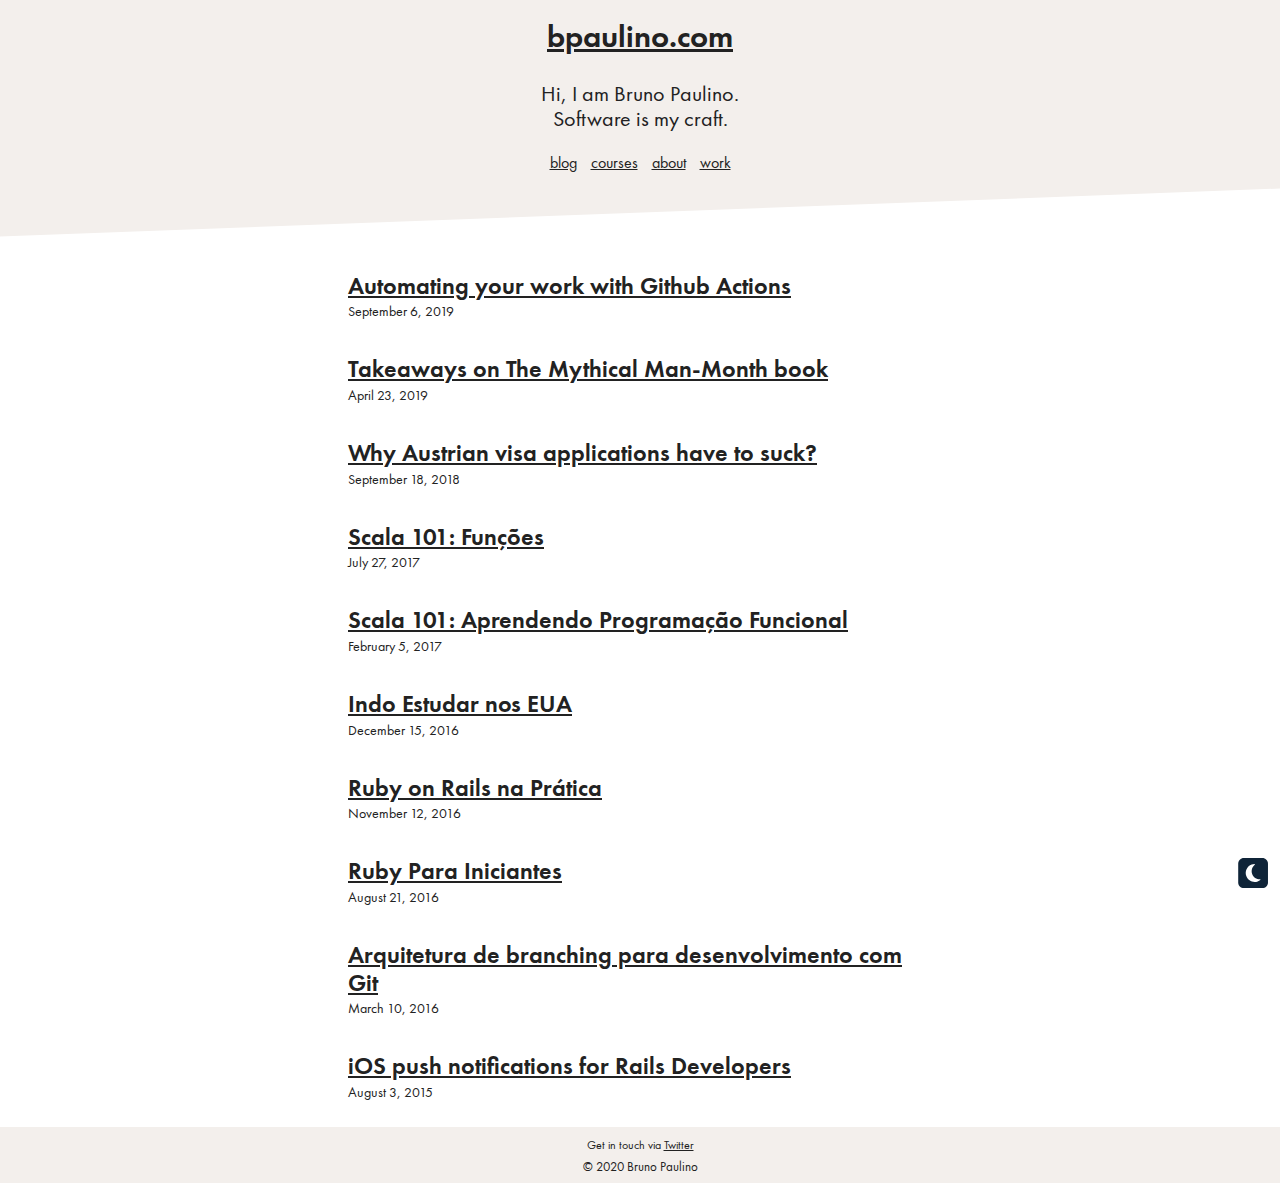
<file: index.html>
<!doctype html>
<html>
  <head>
    <meta charset="utf-8">
    <meta name="viewport" content="width=device-width, initial-scale=1, shrink-to-fit=no">
    
    
    
    
    
    
    
    
    <meta name="author" content="Bruno Paulino">
    <meta name="description" content="I am a software engineer. Here I blog about programming and life experiences.">
    <meta name="keywords" content="programming,development,web,javascript,backend,scala,frontend,ios,api,rest">
    <meta name="theme-color" content="#21364B">
    <!-- Open Graph tags -->
    <meta property="og:type" content="website" />
    <meta property="og:url" content="https://bpaulino.com/" />
    <meta property="og:title" content="Home" />
    <meta property="og:description" content="I am a software engineer. Here I blog about programming and life experiences." />
    <meta property="og:image" content="https://bpaulino.com/assets/images/me.jpg" />

    <!-- twitter card tags additive with the og: tags -->
    <meta name="twitter:card" content="summary">
    <meta name="twitter:domain" value="bpaulino.com" />
    <meta name="twitter:title" value="Home" />
    <meta name="twitter:description" value="" />
    <meta name="twitter:image" content="https://bpaulino.com/assets/images/me.jpg" />
    <meta name="twitter:url" value="https://bpaulino.com/" />
    <meta name="twitter:label1" value="Created by" />
    <meta name="twitter:data1" value="Bruno Paulino" />
    <meta name="twitter:label2" value="Twitter" />
    <meta name="twitter:data2" value="@bpaulino0" />
    
    <link rel="shortcut icon" href="/assets/favicon/favicon.ico">
    <link rel="apple-touch-icon" sizes="180x180" href="/assets/favicon/apple-touch-icon.png">
    <link rel="icon" type="image/png" sizes="32x32" href="/assets/favicon/favicon-32x32.png">
    <link rel="icon" type="image/png" sizes="16x16" href="/assets/favicon/favicon-16x16.png">
    <title>Home</title>
    <link rel="stylesheet" href="/assets/css/styles.css?1577893799">
  </head>
  <body>

    <div role="main" class="main-container">

        <div class="main-header">
    <a href="/">
        <h1>bpaulino.com</h1>
    </a>
    <p>
        Hi, I am Bruno Paulino.<br/>
        Software is my craft.
    </p>
    <nav>
        <a href="/">blog</a>
        <a href="/courses">courses</a>
        <a href="/about">about</a>
        <a href="/work">work</a>
    </nav>
</div>

        <div class="flex-wrapper">
            <div class="max-width-wrapper">
                <div class="entries-container">
    <div class="entries-center-wrapper">
    	
    
        <div class="entry-item">
            <a href="/entries/10-automating-your-work-with-github-actions"><h2>Automating your work with Github Actions</h2></a>
            <span class="publish-date">September 6, 2019</span>
        </div>
        
    
        <div class="entry-item">
            <a href="/entries/9-mythical-man-month"><h2>Takeaways on The Mythical Man-Month book</h2></a>
            <span class="publish-date">April 23, 2019</span>
        </div>
        
    
        <div class="entry-item">
            <a href="/entries/8-why-work-visa-applications-have-to-suck"><h2>Why Austrian visa applications have to suck?</h2></a>
            <span class="publish-date">September 18, 2018</span>
        </div>
        
    
        <div class="entry-item">
            <a href="/entries/7-scala-101-funcoes"><h2>Scala 101: Funções</h2></a>
            <span class="publish-date">July 27, 2017</span>
        </div>
        
    
        <div class="entry-item">
            <a href="/entries/6-scala-101-aprendendo-programacao-funcional"><h2>Scala 101: Aprendendo Programação Funcional</h2></a>
            <span class="publish-date">February 5, 2017</span>
        </div>
        
    
        <div class="entry-item">
            <a href="/entries/5-indo-estudar-no-exterior-eua-20142015"><h2>Indo Estudar nos EUA</h2></a>
            <span class="publish-date">December 15, 2016</span>
        </div>
        
    
        <div class="entry-item">
            <a href="/entries/4-curso-rails-para-iniciantes"><h2>Ruby on Rails na Prática</h2></a>
            <span class="publish-date">November 12, 2016</span>
        </div>
        
    
        <div class="entry-item">
            <a href="/entries/3-curso-ruby-para-iniciantes\"><h2>Ruby Para Iniciantes</h2></a>
            <span class="publish-date">August 21, 2016</span>
        </div>
        
    
        <div class="entry-item">
            <a href="/entries/2-arquitetura-de-branching-para-desenvolvimento-com-git"><h2>Arquitetura de branching para desenvolvimento com Git</h2></a>
            <span class="publish-date">March 10, 2016</span>
        </div>
        
    
        <div class="entry-item">
            <a href="/entries/1-ios-push-notifications-for-rails-developers"><h2>iOS push notifications for Rails Developers</h2></a>
            <span class="publish-date">August 3, 2015</span>
        </div>
        
    </div>
</div>


            </div>
        </div>

        <footer class="main-footer fixed-bottom">
    <div class="follow-container">
        <p>
            Get in touch via <a href="https://twitter.com/bpaulino0">Twitter</a>
        </p>
        <span>
            © 2020 Bruno Paulino
        </span>
    </div>
</footer>
    </div>

    <!-- Full-screen image presentation -->
    <div class="fullscreen-overlay" style="display: none;">
        <button class="close-overlay">close</button>
    </div>
    <script src="/assets/js/fullscreen-overlay.js"></script>

    <!-- Night/Light mode switch -->
    <div id="theme-switcher" data-moon="/assets/images/moon.svg" data-sun="/assets/images/sun.svg"></div>
    <script src="/assets/js/theme-switcher.js"></script>

    <!-- Google Analytics -->
        <script async src="https://www.googletagmanager.com/gtag/js?id=UA-66025495-5"></script>
        <script>
            if (!window.location.host.indexOf('localhost') !== -1) {
                window.dataLayer = window.dataLayer || [];
                function gtag(){dataLayer.push(arguments);}
                gtag('js', new Date());
                gtag('config', 'UA-66025495-5');
            }
        </script>
  </body>
</html>
</file>
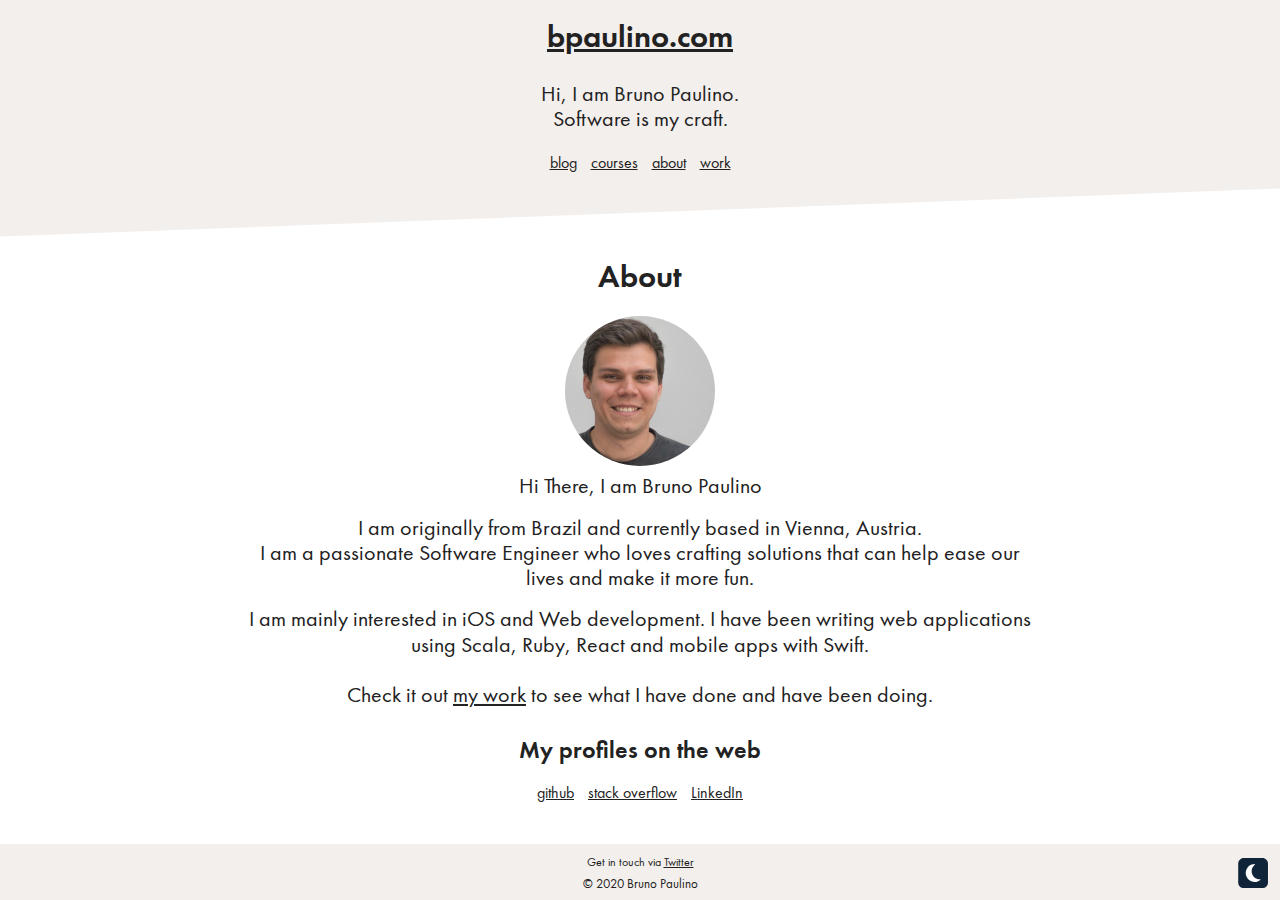
<file: about.html>
<!doctype html>
<html>
  <head>
    <meta charset="utf-8">
    <meta name="viewport" content="width=device-width, initial-scale=1, shrink-to-fit=no">
    
    
    
    
    
    
    
    
    <meta name="author" content="Bruno Paulino">
    <meta name="description" content="I am a passionate Software Engineer who loves crafting solutions that can help ease our lives and make it more fun.">
    <meta name="keywords" content="programming,development,web,javascript,backend,scala,frontend,ios,api,rest">
    <meta name="theme-color" content="#21364B">
    <!-- Open Graph tags -->
    <meta property="og:type" content="website" />
    <meta property="og:url" content="https://bpaulino.com/about.html" />
    <meta property="og:title" content="About" />
    <meta property="og:description" content="I am a passionate Software Engineer who loves crafting solutions that can help ease our lives and make it more fun." />
    <meta property="og:image" content="https://bpaulino.com/assets/images/me.jpg" />

    <!-- twitter card tags additive with the og: tags -->
    <meta name="twitter:card" content="summary">
    <meta name="twitter:domain" value="bpaulino.com" />
    <meta name="twitter:title" value="About" />
    <meta name="twitter:description" value="I am a passionate Software Engineer who loves crafting solutions that can help ease our lives and make it more fun." />
    <meta name="twitter:image" content="https://bpaulino.com/assets/images/me.jpg" />
    <meta name="twitter:url" value="https://bpaulino.com/about.html" />
    <meta name="twitter:label1" value="Created by" />
    <meta name="twitter:data1" value="Bruno Paulino" />
    <meta name="twitter:label2" value="Twitter" />
    <meta name="twitter:data2" value="@bpaulino0" />
    
    <link rel="shortcut icon" href="/assets/favicon/favicon.ico">
    <link rel="apple-touch-icon" sizes="180x180" href="/assets/favicon/apple-touch-icon.png">
    <link rel="icon" type="image/png" sizes="32x32" href="/assets/favicon/favicon-32x32.png">
    <link rel="icon" type="image/png" sizes="16x16" href="/assets/favicon/favicon-16x16.png">
    <title>About</title>
    <link rel="stylesheet" href="/assets/css/styles.css?1577893799">
  </head>
  <body>

    <div role="main" class="main-container">

        <div class="main-header">
    <a href="/">
        <h1>bpaulino.com</h1>
    </a>
    <p>
        Hi, I am Bruno Paulino.<br/>
        Software is my craft.
    </p>
    <nav>
        <a href="/">blog</a>
        <a href="/courses">courses</a>
        <a href="/about">about</a>
        <a href="/work">work</a>
    </nav>
</div>

        <div class="flex-wrapper">
            <div class="max-width-wrapper">
                <div class="flex-center about-me">
	<h1>About</h1>
	<img src="/assets/images/me.jpg" class="me" />
	<p>Hi There, I am Bruno Paulino</p>
    <p>
        I am originally from Brazil and currently based in Vienna, Austria.<br />
        I am a passionate Software Engineer who loves crafting solutions that can help ease our lives and make it more fun.
    </p>
    <p>
        I am mainly interested in iOS and Web development. I have been writing web applications using Scala, Ruby, React and mobile apps with Swift.<br /><br />Check it out <a href="/work">my work</a> to see what I have done and have been doing.<br />
    </p>
    <div style="text-align: center; padding-bottom: 30px;">
        <h2>My profiles on the web</h2>
        <a href="https://github.com/brunojppb" style="margin-right: 10px">github</a>
        <a href="https://stackoverflow.com/users/2301092/bruno-paulino" style="margin-right: 10px">stack overflow</a>
        <a href="https://www.linkedin.com/in/brunojppb/">LinkedIn</a>
    </div>
</div>

            </div>
        </div>

        <footer class="main-footer fixed-bottom">
    <div class="follow-container">
        <p>
            Get in touch via <a href="https://twitter.com/bpaulino0">Twitter</a>
        </p>
        <span>
            © 2020 Bruno Paulino
        </span>
    </div>
</footer>
    </div>

    <!-- Full-screen image presentation -->
    <div class="fullscreen-overlay" style="display: none;">
        <button class="close-overlay">close</button>
    </div>
    <script src="/assets/js/fullscreen-overlay.js"></script>

    <!-- Night/Light mode switch -->
    <div id="theme-switcher" data-moon="/assets/images/moon.svg" data-sun="/assets/images/sun.svg"></div>
    <script src="/assets/js/theme-switcher.js"></script>

    <!-- Google Analytics -->
        <script async src="https://www.googletagmanager.com/gtag/js?id=UA-66025495-5"></script>
        <script>
            if (!window.location.host.indexOf('localhost') !== -1) {
                window.dataLayer = window.dataLayer || [];
                function gtag(){dataLayer.push(arguments);}
                gtag('js', new Date());
                gtag('config', 'UA-66025495-5');
            }
        </script>
  </body>
</html>
</file>
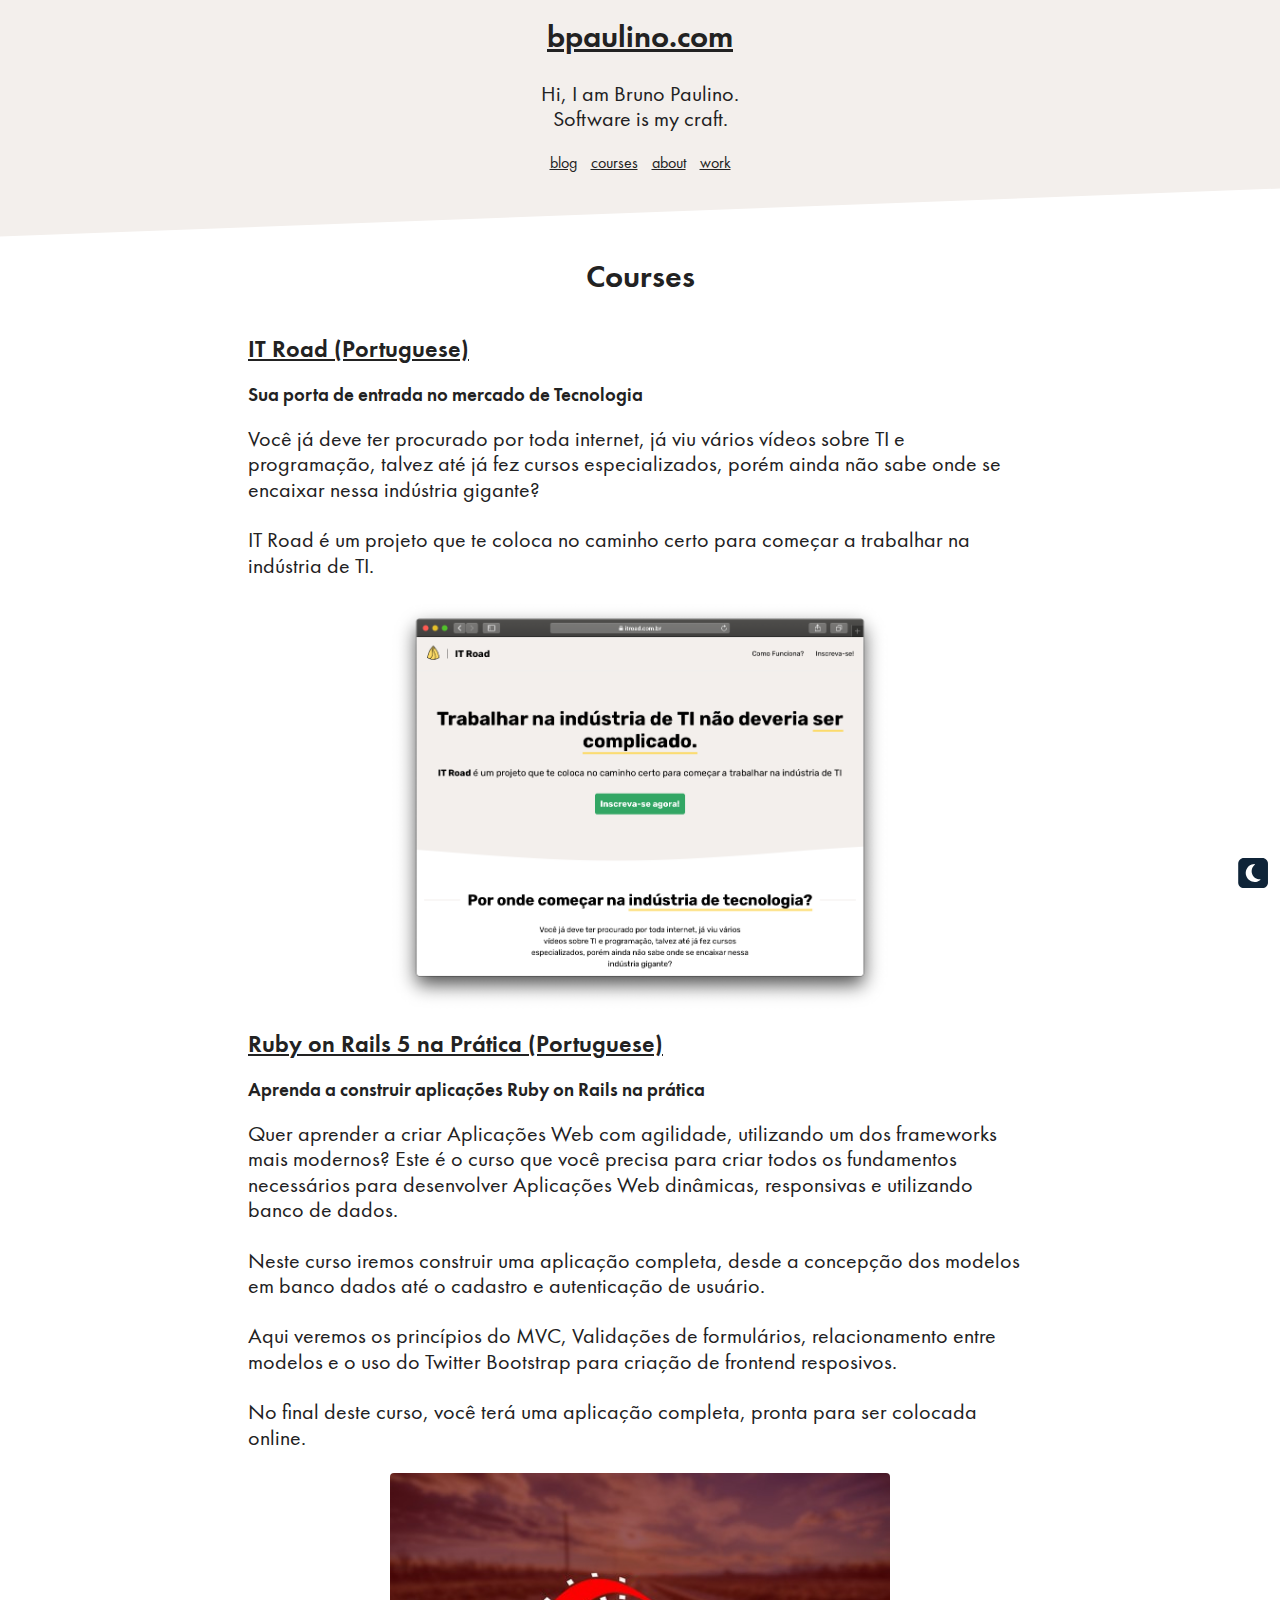
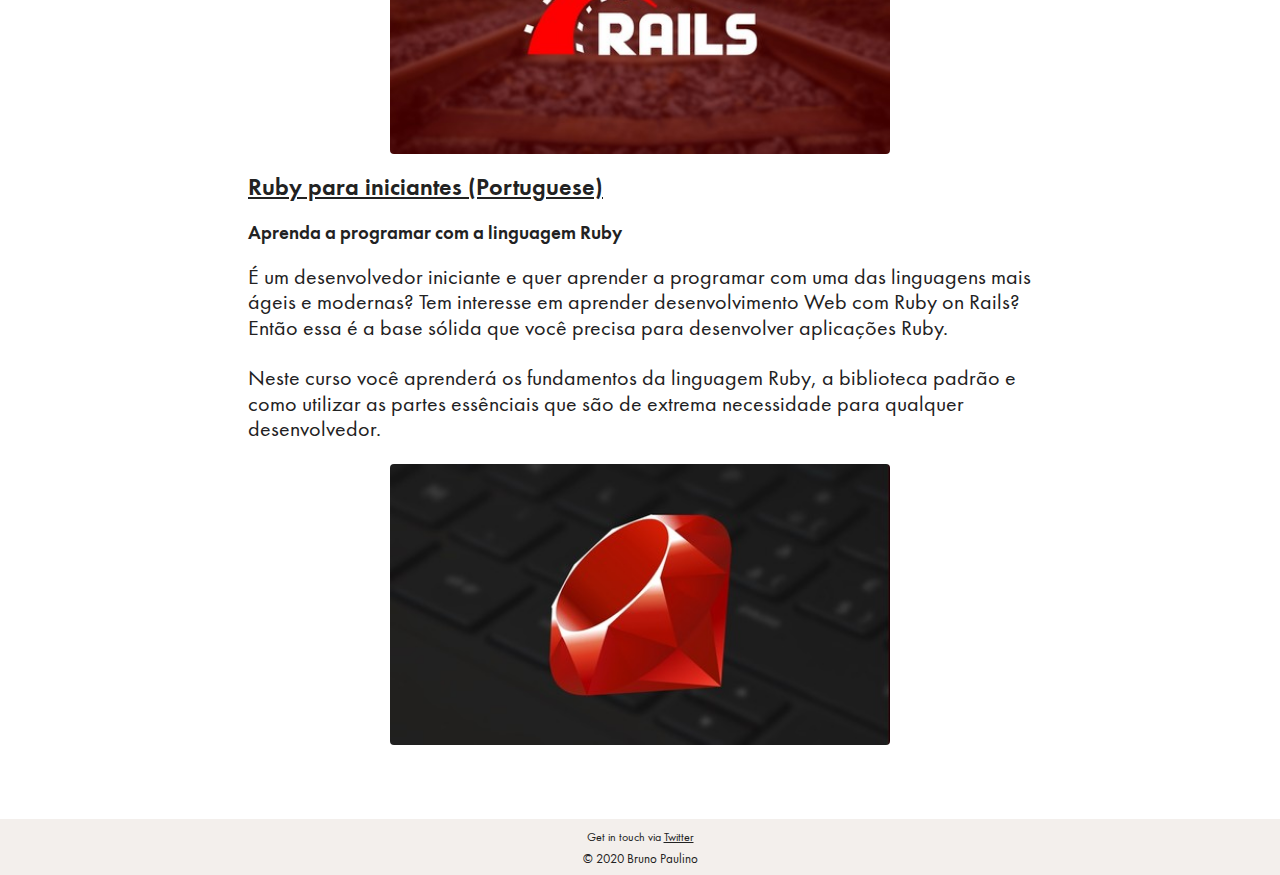
<file: courses.html>
<!doctype html>
<html>
  <head>
    <meta charset="utf-8">
    <meta name="viewport" content="width=device-width, initial-scale=1, shrink-to-fit=no">
    
    
    
    
    
    
    
    
    <meta name="author" content="Bruno Paulino">
    <meta name="description" content="Programming courses that I created and some I share for free.">
    <meta name="keywords" content="courses,cursos,programming,programação,ruby,rails,web,html,javascript">
    <meta name="theme-color" content="#21364B">
    <!-- Open Graph tags -->
    <meta property="og:type" content="website" />
    <meta property="og:url" content="https://bpaulino.com/courses.html" />
    <meta property="og:title" content="Courses" />
    <meta property="og:description" content="Programming courses that I created and some I share for free." />
    <meta property="og:image" content="https://bpaulino.com/assets/images/me.jpg" />

    <!-- twitter card tags additive with the og: tags -->
    <meta name="twitter:card" content="summary">
    <meta name="twitter:domain" value="bpaulino.com" />
    <meta name="twitter:title" value="Courses" />
    <meta name="twitter:description" value="Programming courses that I created and some I share for free." />
    <meta name="twitter:image" content="https://bpaulino.com/assets/images/me.jpg" />
    <meta name="twitter:url" value="https://bpaulino.com/courses.html" />
    <meta name="twitter:label1" value="Created by" />
    <meta name="twitter:data1" value="Bruno Paulino" />
    <meta name="twitter:label2" value="Twitter" />
    <meta name="twitter:data2" value="@bpaulino0" />
    
    <link rel="shortcut icon" href="/assets/favicon/favicon.ico">
    <link rel="apple-touch-icon" sizes="180x180" href="/assets/favicon/apple-touch-icon.png">
    <link rel="icon" type="image/png" sizes="32x32" href="/assets/favicon/favicon-32x32.png">
    <link rel="icon" type="image/png" sizes="16x16" href="/assets/favicon/favicon-16x16.png">
    <title>Courses</title>
    <link rel="stylesheet" href="/assets/css/styles.css?1577893799">
  </head>
  <body>

    <div role="main" class="main-container">

        <div class="main-header">
    <a href="/">
        <h1>bpaulino.com</h1>
    </a>
    <p>
        Hi, I am Bruno Paulino.<br/>
        Software is my craft.
    </p>
    <nav>
        <a href="/">blog</a>
        <a href="/courses">courses</a>
        <a href="/about">about</a>
        <a href="/work">work</a>
    </nav>
</div>

        <div class="flex-wrapper">
            <div class="max-width-wrapper">
                <div class="flex-center courses">
	<h1>Courses</h1>
	<div class="course job-item">
		<h2><a href="https://itroad.com.br/">IT Road (Portuguese)</a></h2>
		<h3>Sua porta de entrada no mercado de Tecnologia</h3>
		<p class="course-desc">
			Você já deve ter procurado por toda internet, já viu vários vídeos sobre TI e programação, talvez até já fez cursos especializados, porém ainda não sabe onde se encaixar nessa indústria gigante?<br /><br />
			IT Road é um projeto que te coloca no caminho certo para começar a trabalhar na indústria de TI.
		</p>
		<img src="/assets/images/it-road.png" alt="Safari showing the IT Road website" />
	</div>
	<div class="course job-item">
		<h2><a href="https://www.udemy.com/ruby-on-rails-5-na-pratica">Ruby on Rails 5 na Prática (Portuguese)</a></h2>
		<h3>Aprenda a construir aplicações Ruby on Rails na prática</h3>
		<p class="course-desc">
			Quer aprender a criar Aplicações Web com agilidade, utilizando um dos frameworks mais modernos? Este é o curso que você precisa para criar todos os fundamentos necessários para desenvolver Aplicações  Web dinâmicas, responsivas e utilizando banco de dados.<br /><br />
			Neste curso iremos construir uma aplicação completa, desde a concepção dos modelos em banco dados até o cadastro e autenticação de usuário.<br /><br />
			Aqui veremos os princípios do MVC, Validações de formulários, relacionamento entre modelos e o uso do Twitter Bootstrap para criação de frontend resposivos.<br /><br />
			No final deste curso, você terá uma aplicação completa, pronta para ser colocada online.
		</p>
		<img src="/assets/images/rails_course.jpg" alt="Safari showing the IT Road website" />
	</div>
	<div class="course job-item">
		<h2><a href="https://www.udemy.com/ruby-para-iniciantes">Ruby para iniciantes (Portuguese)</a></h2>
		<h3>Aprenda a programar com a linguagem Ruby</h3>
		<p class="course-desc">
			É um desenvolvedor iniciante e quer aprender a programar com uma das linguagens mais ágeis e modernas? Tem interesse em aprender desenvolvimento Web com Ruby on Rails? Então essa é a base sólida que você precisa para desenvolver aplicações Ruby.<br /><br />
Neste curso você aprenderá os fundamentos da linguagem Ruby, a biblioteca padrão e como utilizar as partes essênciais que são de extrema necessidade para qualquer desenvolvedor.
		</p>
		<img src="/assets/images/ruby_course.jpg" alt="Safari showing the IT Road website" />
	</div>
</div>

            </div>
        </div>

        <footer class="main-footer fixed-bottom">
    <div class="follow-container">
        <p>
            Get in touch via <a href="https://twitter.com/bpaulino0">Twitter</a>
        </p>
        <span>
            © 2020 Bruno Paulino
        </span>
    </div>
</footer>
    </div>

    <!-- Full-screen image presentation -->
    <div class="fullscreen-overlay" style="display: none;">
        <button class="close-overlay">close</button>
    </div>
    <script src="/assets/js/fullscreen-overlay.js"></script>

    <!-- Night/Light mode switch -->
    <div id="theme-switcher" data-moon="/assets/images/moon.svg" data-sun="/assets/images/sun.svg"></div>
    <script src="/assets/js/theme-switcher.js"></script>

    <!-- Google Analytics -->
        <script async src="https://www.googletagmanager.com/gtag/js?id=UA-66025495-5"></script>
        <script>
            if (!window.location.host.indexOf('localhost') !== -1) {
                window.dataLayer = window.dataLayer || [];
                function gtag(){dataLayer.push(arguments);}
                gtag('js', new Date());
                gtag('config', 'UA-66025495-5');
            }
        </script>
  </body>
</html>
</file>
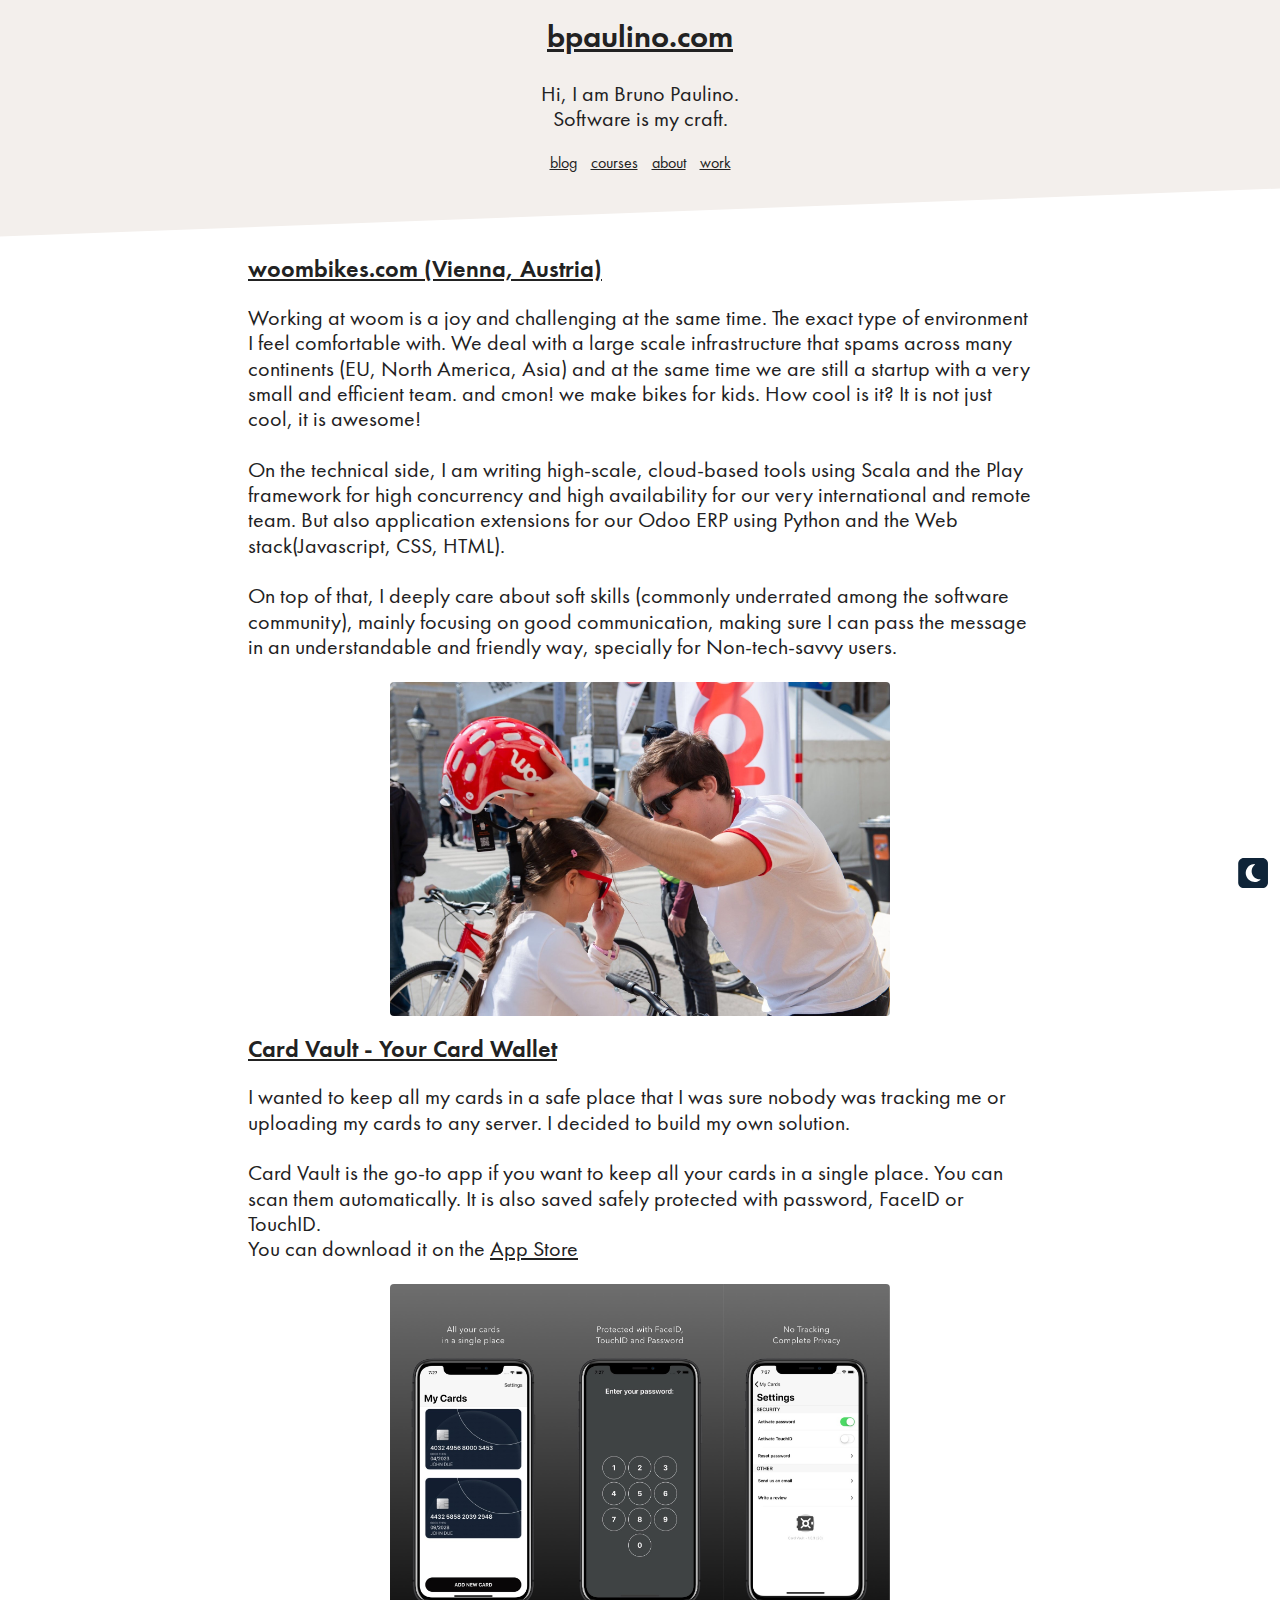
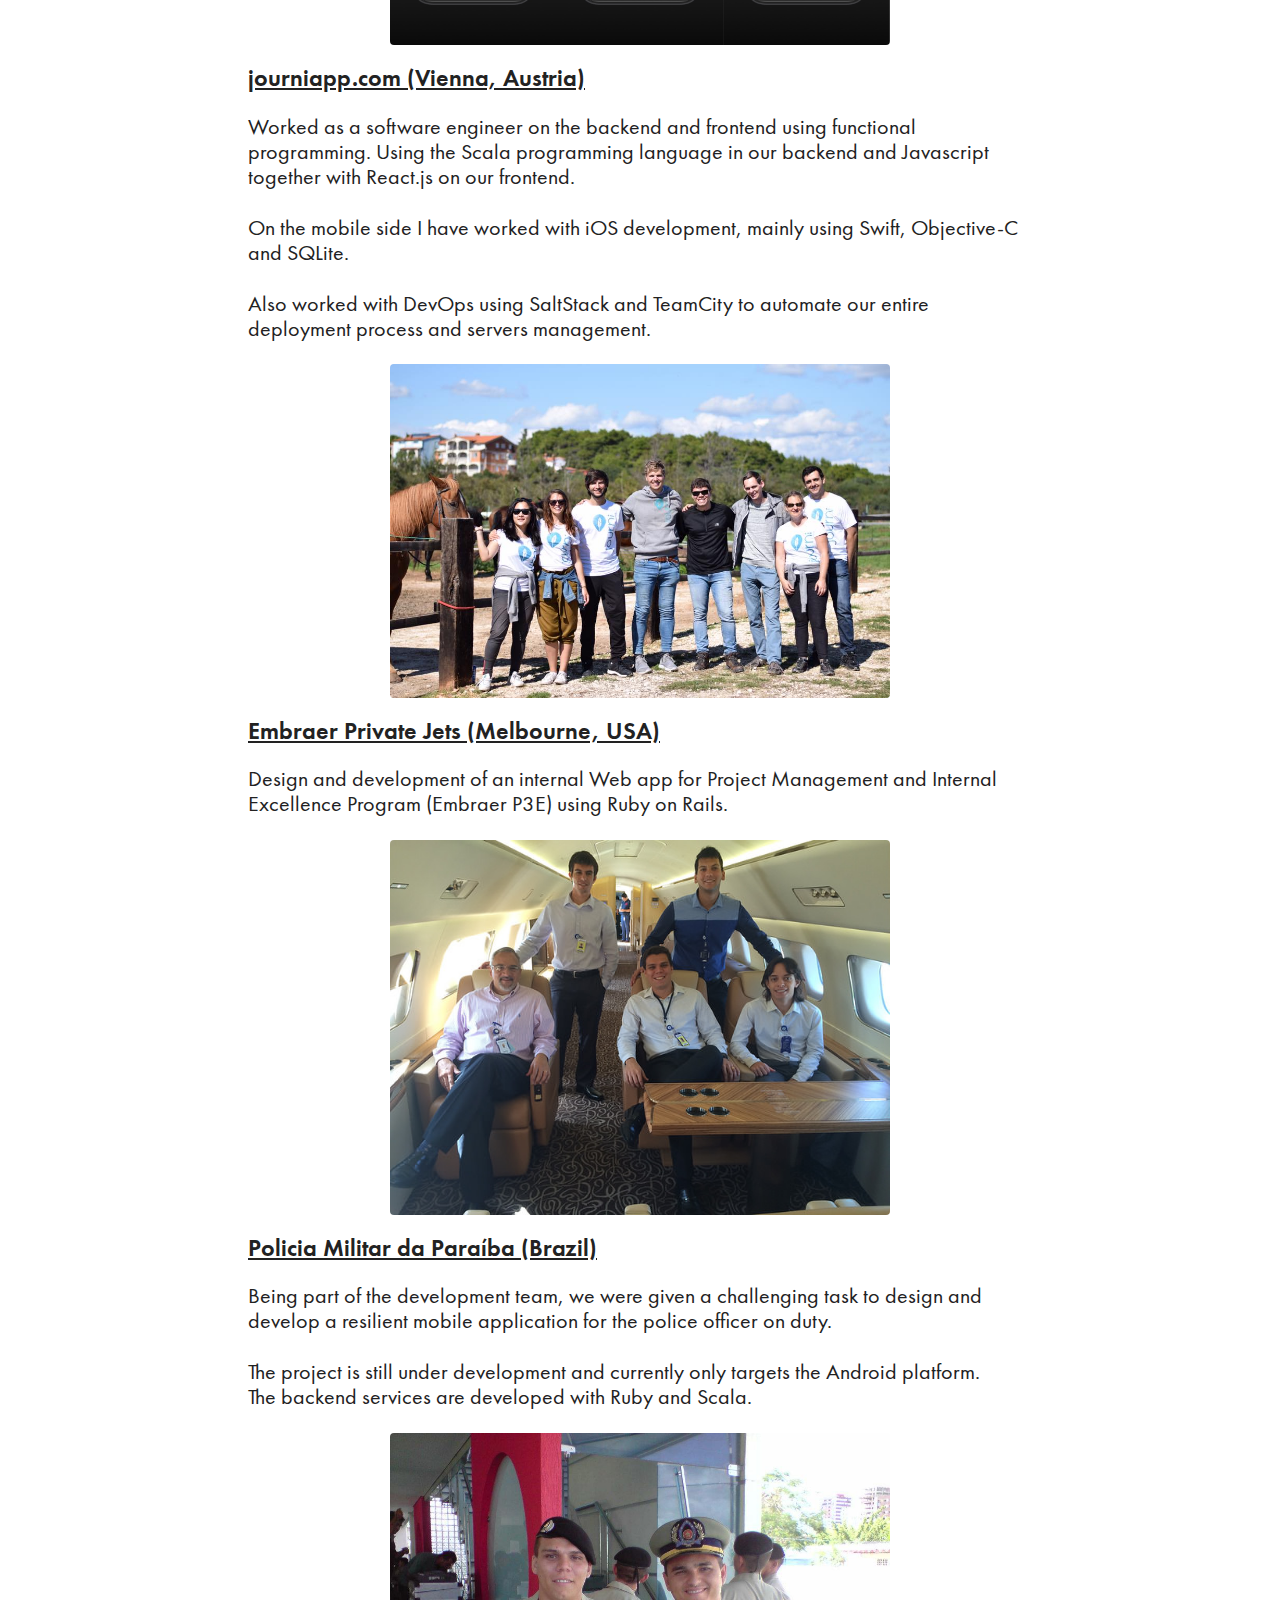
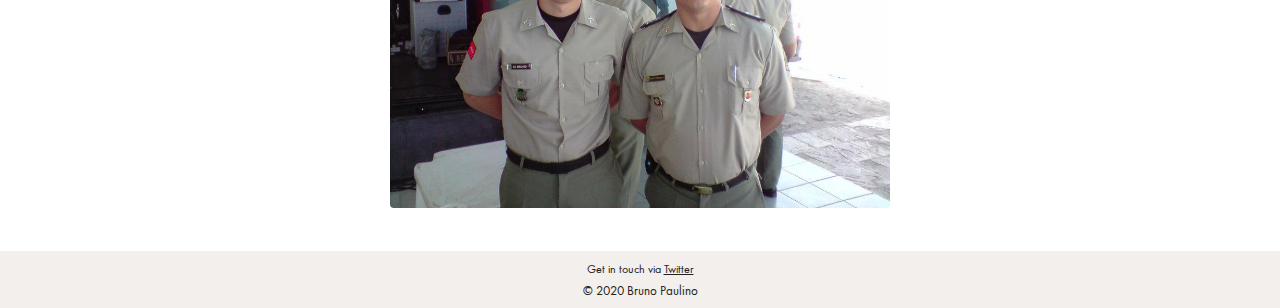
<file: work.html>
<!doctype html>
<html>
  <head>
    <meta charset="utf-8">
    <meta name="viewport" content="width=device-width, initial-scale=1, shrink-to-fit=no">
    
    
    
    
    
    
    
    
    <meta name="author" content="Bruno Paulino">
    <meta name="description" content="Some of my work experiences in many countries and different companies.">
    <meta name="keywords" content="experience,work,companies,countries">
    <meta name="theme-color" content="#21364B">
    <!-- Open Graph tags -->
    <meta property="og:type" content="website" />
    <meta property="og:url" content="https://bpaulino.com/work.html" />
    <meta property="og:title" content="Work" />
    <meta property="og:description" content="Some of my work experiences in many countries and different companies." />
    <meta property="og:image" content="https://bpaulino.com/assets/images/woombikes.jpg" />

    <!-- twitter card tags additive with the og: tags -->
    <meta name="twitter:card" content="summary">
    <meta name="twitter:domain" value="bpaulino.com" />
    <meta name="twitter:title" value="Work" />
    <meta name="twitter:description" value="Some of my work experiences in many countries and different companies." />
    <meta name="twitter:image" content="https://bpaulino.com/assets/images/woombikes.jpg" />
    <meta name="twitter:url" value="https://bpaulino.com/work.html" />
    <meta name="twitter:label1" value="Created by" />
    <meta name="twitter:data1" value="Bruno Paulino" />
    <meta name="twitter:label2" value="Twitter" />
    <meta name="twitter:data2" value="@bpaulino0" />
    
    <link rel="shortcut icon" href="/assets/favicon/favicon.ico">
    <link rel="apple-touch-icon" sizes="180x180" href="/assets/favicon/apple-touch-icon.png">
    <link rel="icon" type="image/png" sizes="32x32" href="/assets/favicon/favicon-32x32.png">
    <link rel="icon" type="image/png" sizes="16x16" href="/assets/favicon/favicon-16x16.png">
    <title>Work</title>
    <link rel="stylesheet" href="/assets/css/styles.css?1577893799">
  </head>
  <body>

    <div role="main" class="main-container">

        <div class="main-header">
    <a href="/">
        <h1>bpaulino.com</h1>
    </a>
    <p>
        Hi, I am Bruno Paulino.<br/>
        Software is my craft.
    </p>
    <nav>
        <a href="/">blog</a>
        <a href="/courses">courses</a>
        <a href="/about">about</a>
        <a href="/work">work</a>
    </nav>
</div>

        <div class="flex-wrapper">
            <div class="max-width-wrapper">
                <div class="work">

        <div class="job-item">
            <div>
                <h2><a href="https://woombikes.com">woombikes.com (Vienna, Austria)</a></h2>
                <p>
                    Working at woom is a joy and challenging at the same time. The exact type of environment I feel comfortable with. We deal with a large scale infrastructure that spams across many continents (EU, North America, Asia) and at the same time we are still a startup with a very small and efficient team. and cmon! we make bikes for kids. How cool is it? It is not just cool, it is awesome! 
                    <br /><br />
                    On the technical side, I am writing high-scale, cloud-based tools using Scala and the Play framework for high concurrency and high availability for our very international and remote team. But also application extensions for our Odoo ERP using Python and the Web stack(Javascript, CSS, HTML).
                    <br /><br />
                    On top of that, I deeply care about soft skills (commonly underrated among the software community), mainly focusing on good communication, making sure I can pass the message in an understandable and friendly way, specially for Non-tech-savvy users.
                </p>
            </div>
            <img src="/assets/images/woombikes.jpg" alt="Bruno placing a helmet on a little lady to go for a bike ride" />
        </div>

        <div class="job-item">
            <div>
                <h2><a href="https://apps.apple.com/us/app/card-vault-lite/id1389892665">Card Vault - Your Card Wallet</a></h2>
                <p>
                    I wanted to keep all my cards in a safe place that I was sure nobody was tracking me or uploading my cards to any server. I decided to build my own solution.<br /><br />
                    Card Vault is the go-to app if you want to keep all your cards in a single place. You can scan them automatically.
                    It is also saved safely protected with password, FaceID or TouchID.<br />
                    You can download it on the <a href="https://apps.apple.com/us/app/card-vault-lite/id1389892665">App Store</a>
                </p>
            </div>
            <img src="/assets/images/card_vault.jpg" alt="Screenshots of the iOS app Card Vault" />
        </div>

        <div class="job-item">
            <div>
                <h2><a href="https://journiapp.com/">journiapp.com (Vienna, Austria)</a></h2>
                <p>
                    Worked as a software engineer on the backend and frontend using functional programming. Using the Scala programming language in our backend and Javascript together with React.js on our frontend.
                    <br /><br />
                    On the mobile side I have worked with iOS development, mainly using Swift, Objective-C and SQLite.
                    <br /><br />
                    Also worked with DevOps using SaltStack and TeamCity to automate our entire deployment process and servers management.
                </p>
            </div>
            <img src="/assets/images/journi.jpg" alt="Bruno with Journi team posing for a team picture in a hourse riding school during a team retreat in Croatia" />
        </div>

        <div class="job-item">
            <div>
                <h2><a href="https://embraer.com/">Embraer Private Jets (Melbourne, USA)</a></h2>
                <p>
                    Design and development of an internal Web app for Project Management and Internal Excellence Program (Embraer P3E) using Ruby on Rails.
                </p>
            </div>
            <img src="/assets/images/embraer.jpg" alt="Bruno inside a luxury aircraft with the Embraer team" />
        </div>

        <div class="job-item">
            <div>
                <h2><a href="http://www.pm.pb.gov.br/portal/">Policia Militar da Paraíba (Brazil)</a></h2>
                <p>
                    Being part of the development team, we were given a challenging task to design and develop a resilient mobile application for the police officer on duty.<br /><br />
                    The project is still under development and currently only targets the Android platform.<br />
                    The backend services are developed with Ruby and Scala.
                </p>
            </div>
            <img src="/assets/images/pmpb.jpg" alt="Bruno and hist colegue using the Police uniform in a celebration in Brazil" />
        </div>

        
        
    </div>

            </div>
        </div>

        <footer class="main-footer fixed-bottom">
    <div class="follow-container">
        <p>
            Get in touch via <a href="https://twitter.com/bpaulino0">Twitter</a>
        </p>
        <span>
            © 2020 Bruno Paulino
        </span>
    </div>
</footer>
    </div>

    <!-- Full-screen image presentation -->
    <div class="fullscreen-overlay" style="display: none;">
        <button class="close-overlay">close</button>
    </div>
    <script src="/assets/js/fullscreen-overlay.js"></script>

    <!-- Night/Light mode switch -->
    <div id="theme-switcher" data-moon="/assets/images/moon.svg" data-sun="/assets/images/sun.svg"></div>
    <script src="/assets/js/theme-switcher.js"></script>

    <!-- Google Analytics -->
        <script async src="https://www.googletagmanager.com/gtag/js?id=UA-66025495-5"></script>
        <script>
            if (!window.location.host.indexOf('localhost') !== -1) {
                window.dataLayer = window.dataLayer || [];
                function gtag(){dataLayer.push(arguments);}
                gtag('js', new Date());
                gtag('config', 'UA-66025495-5');
            }
        </script>
  </body>
</html>
</file>
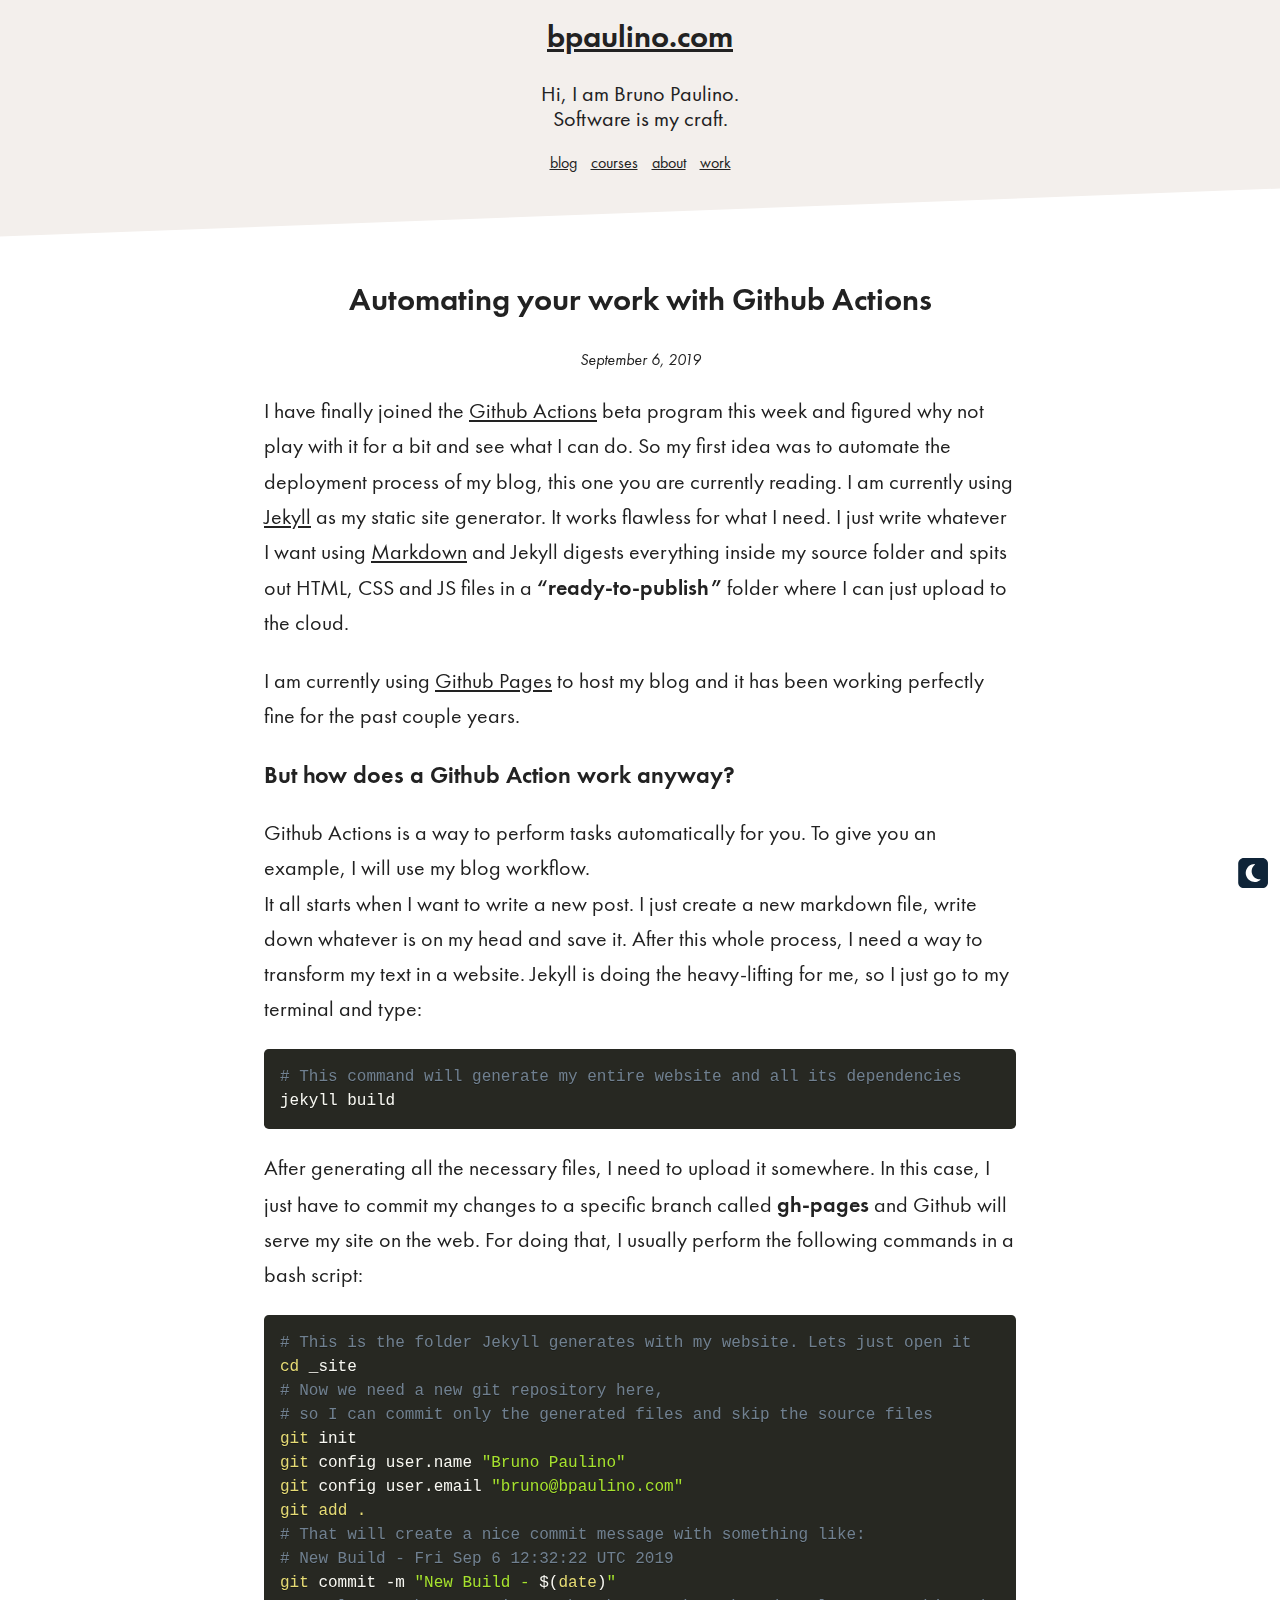
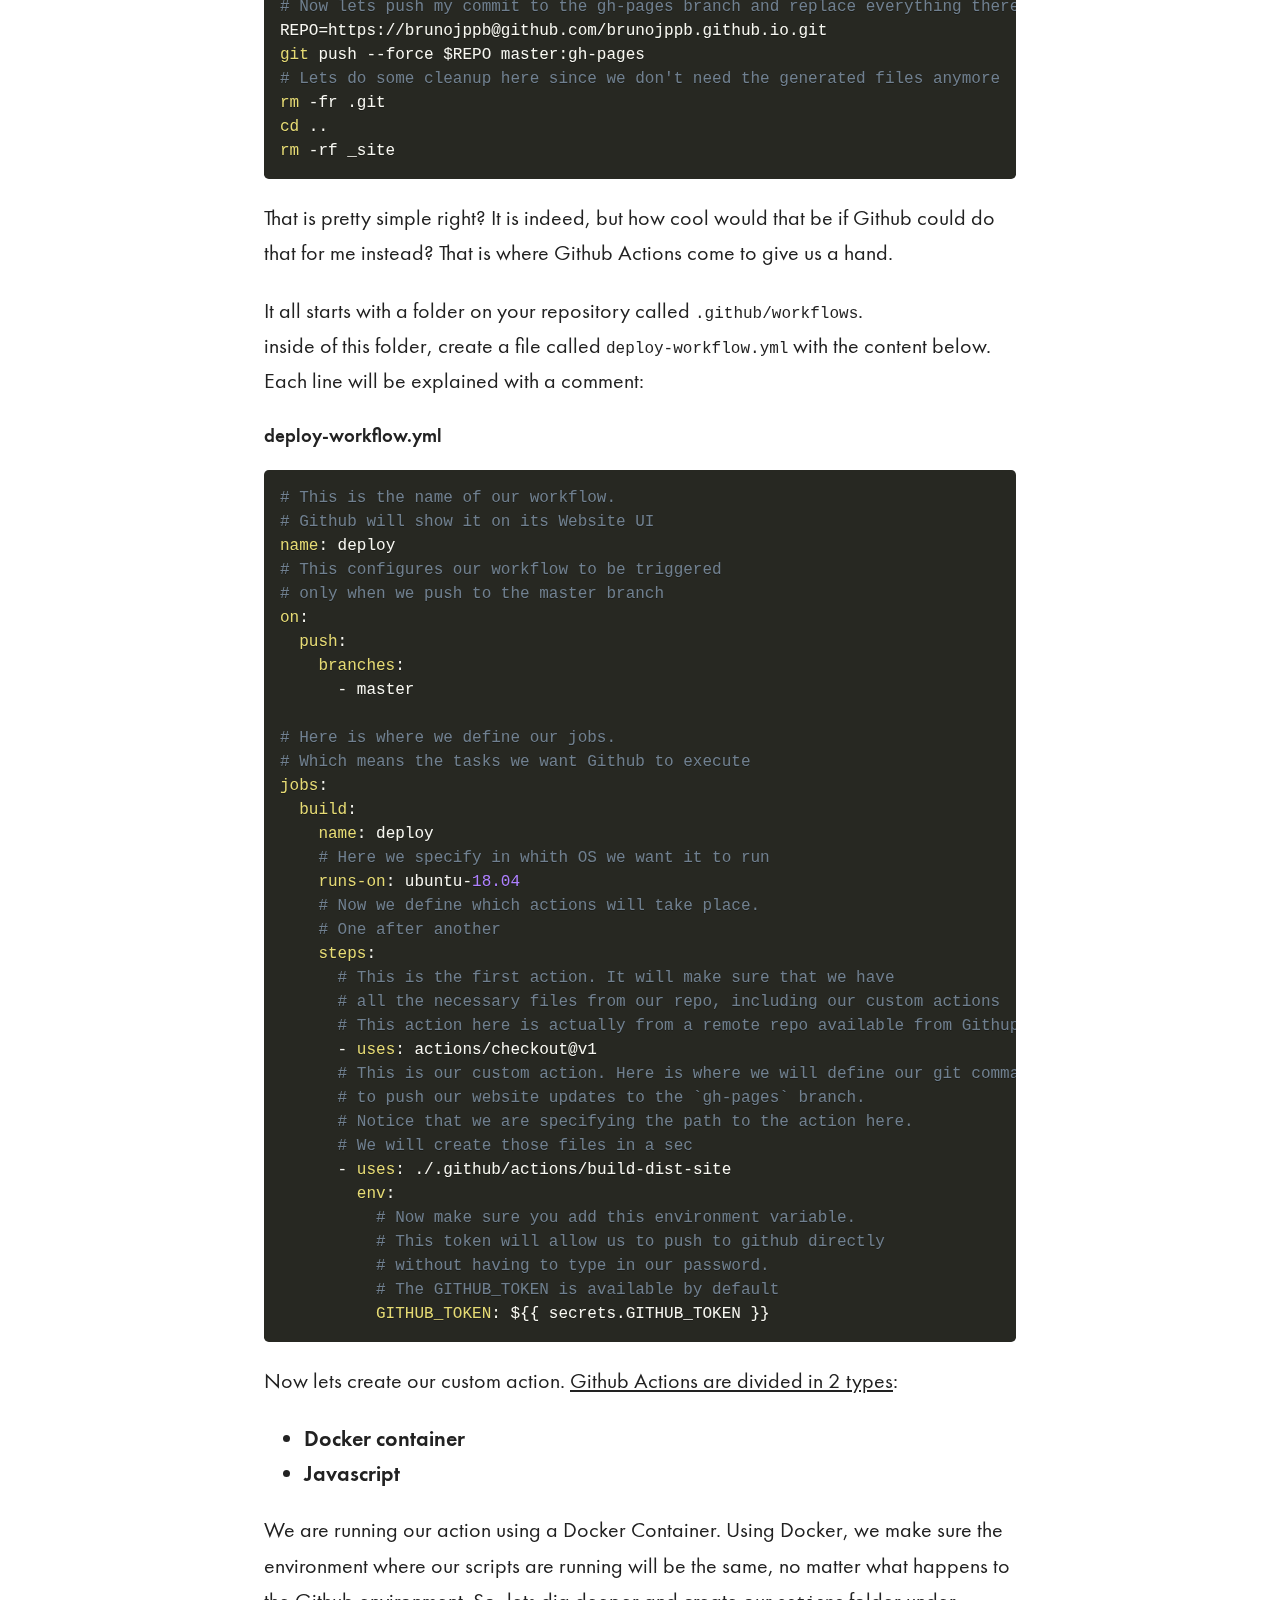
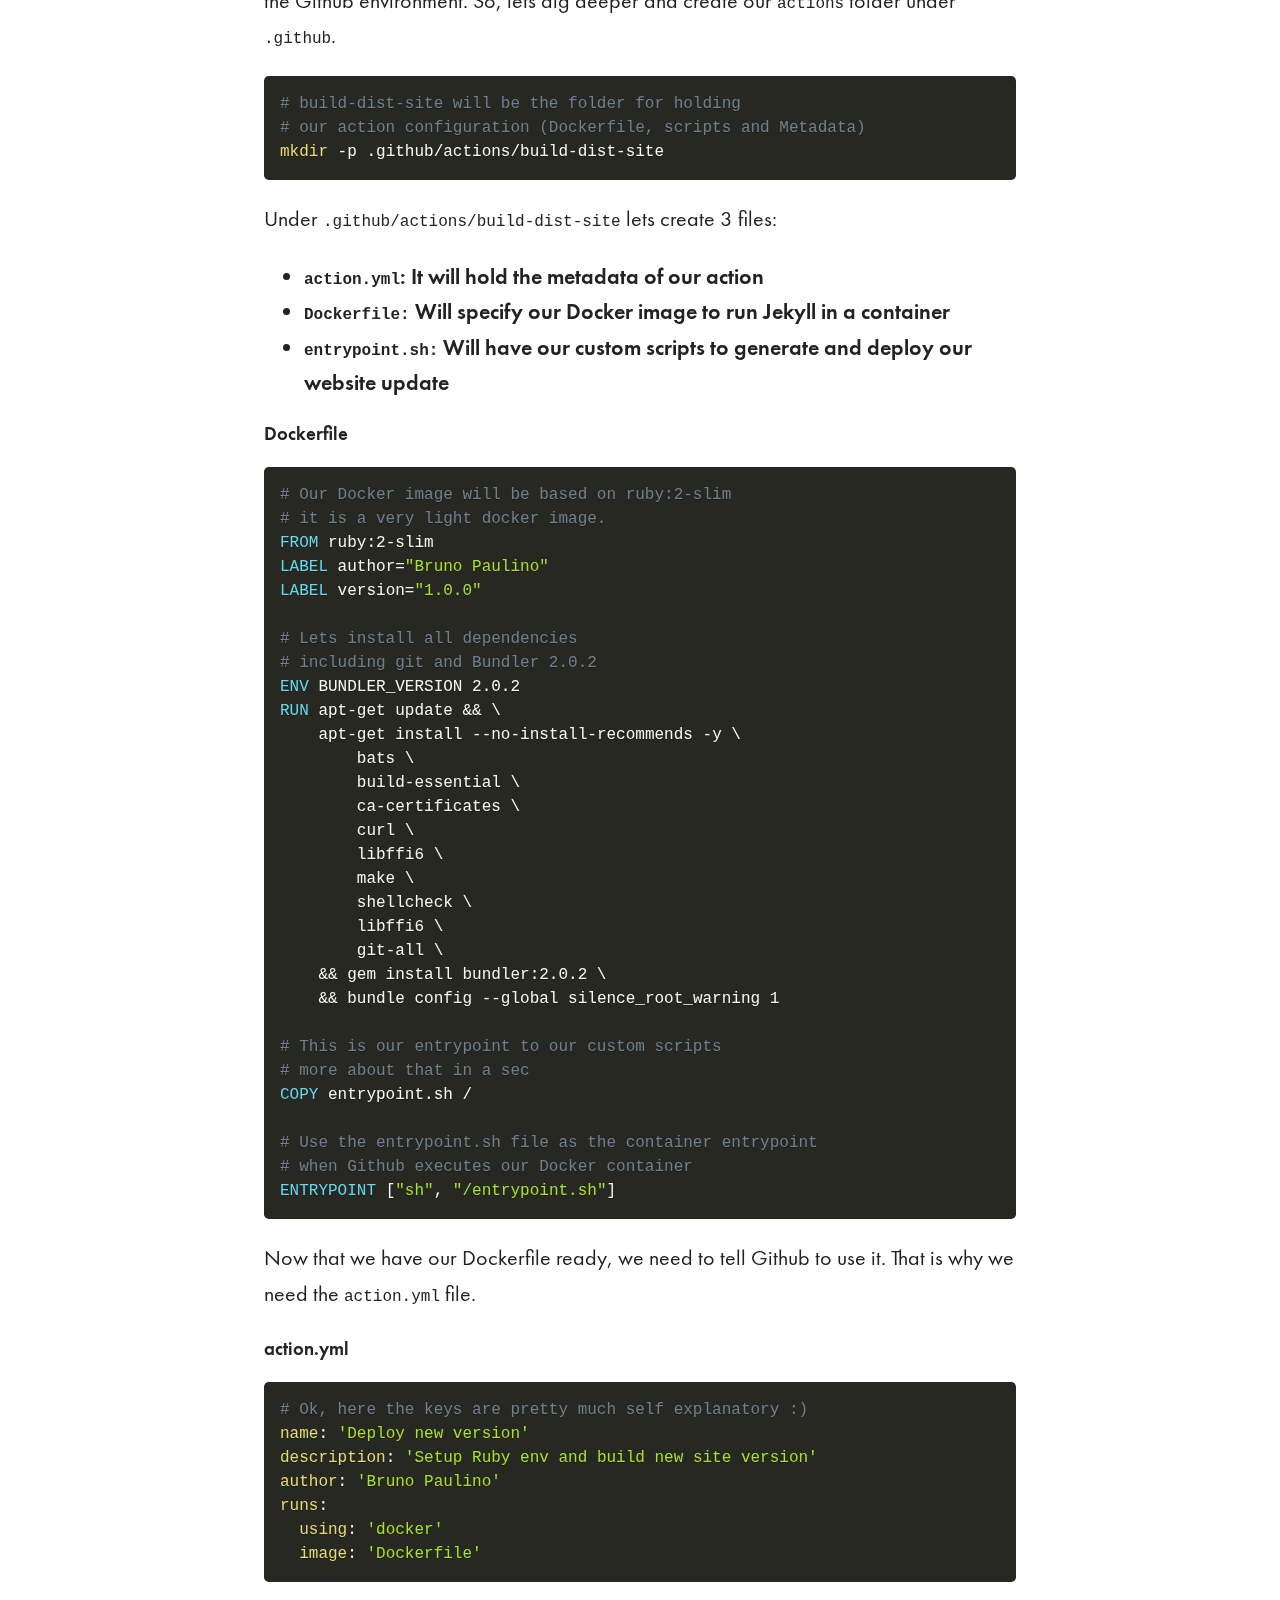
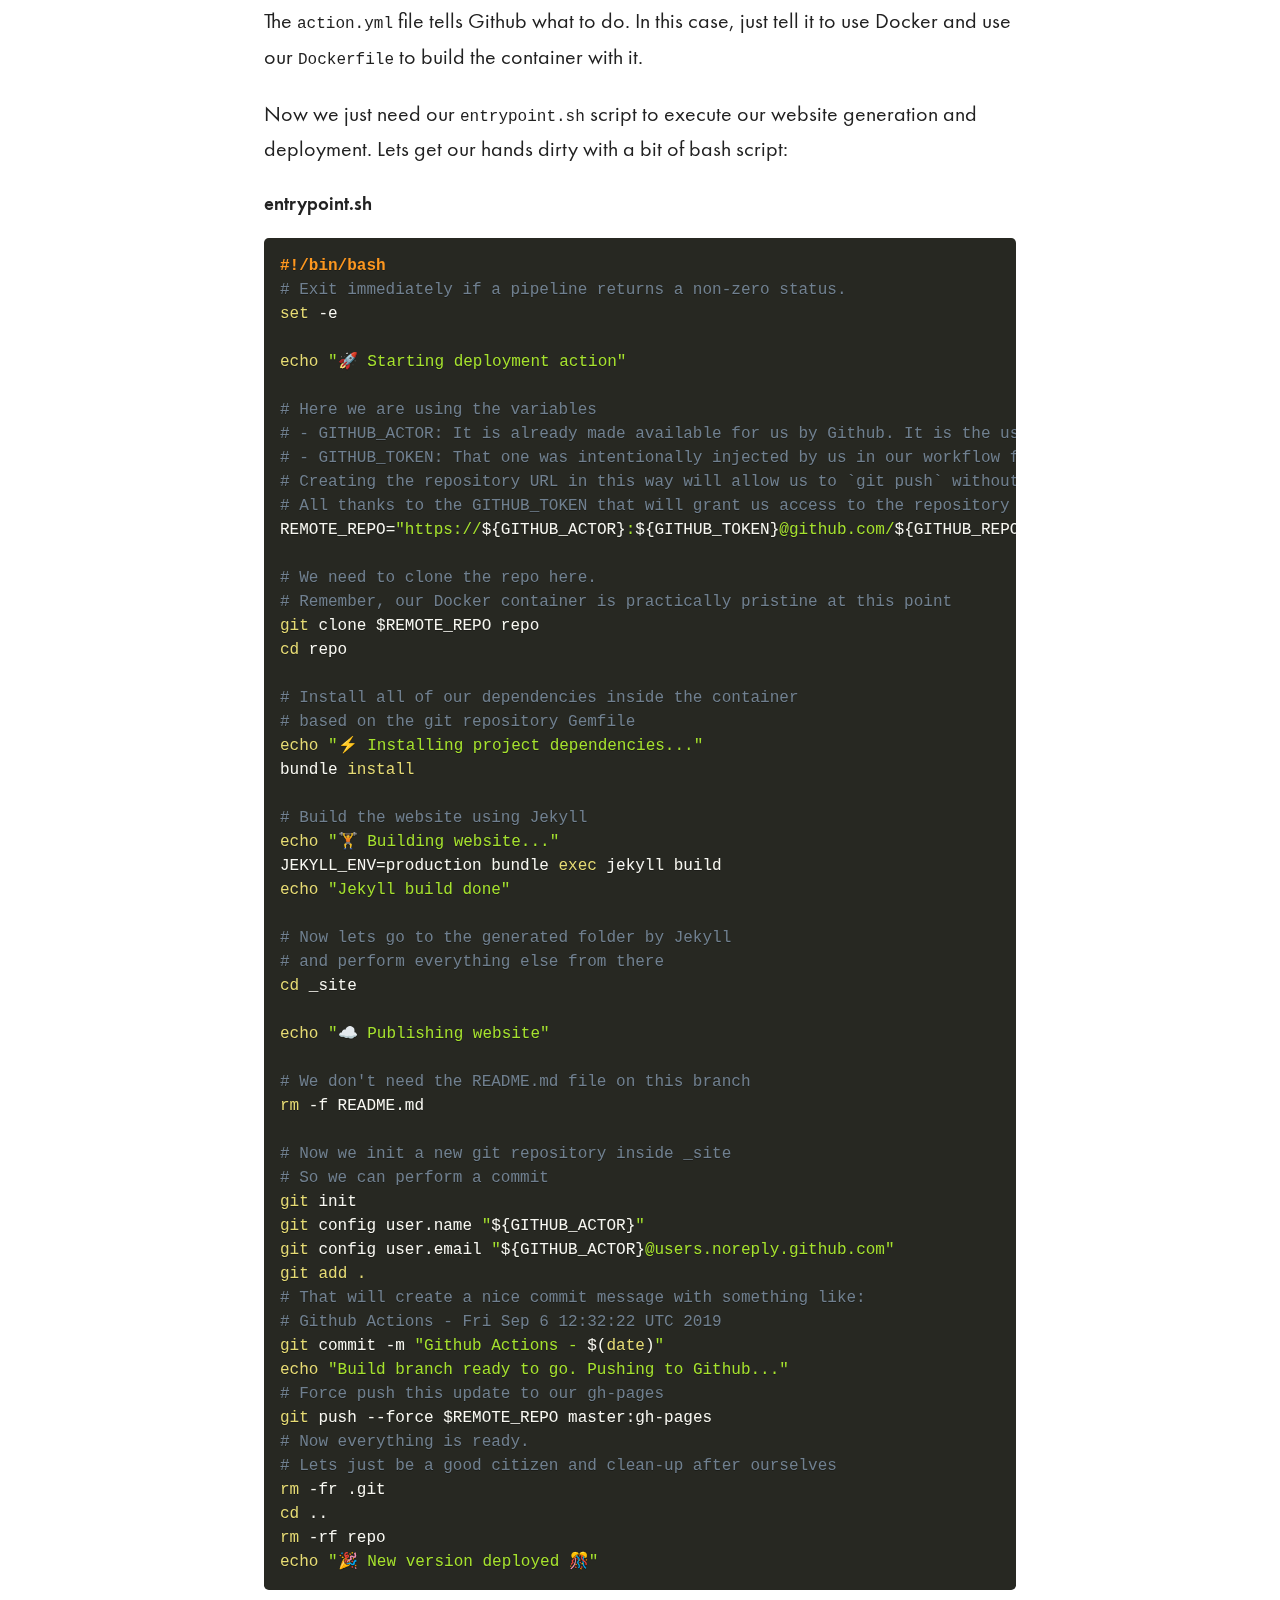
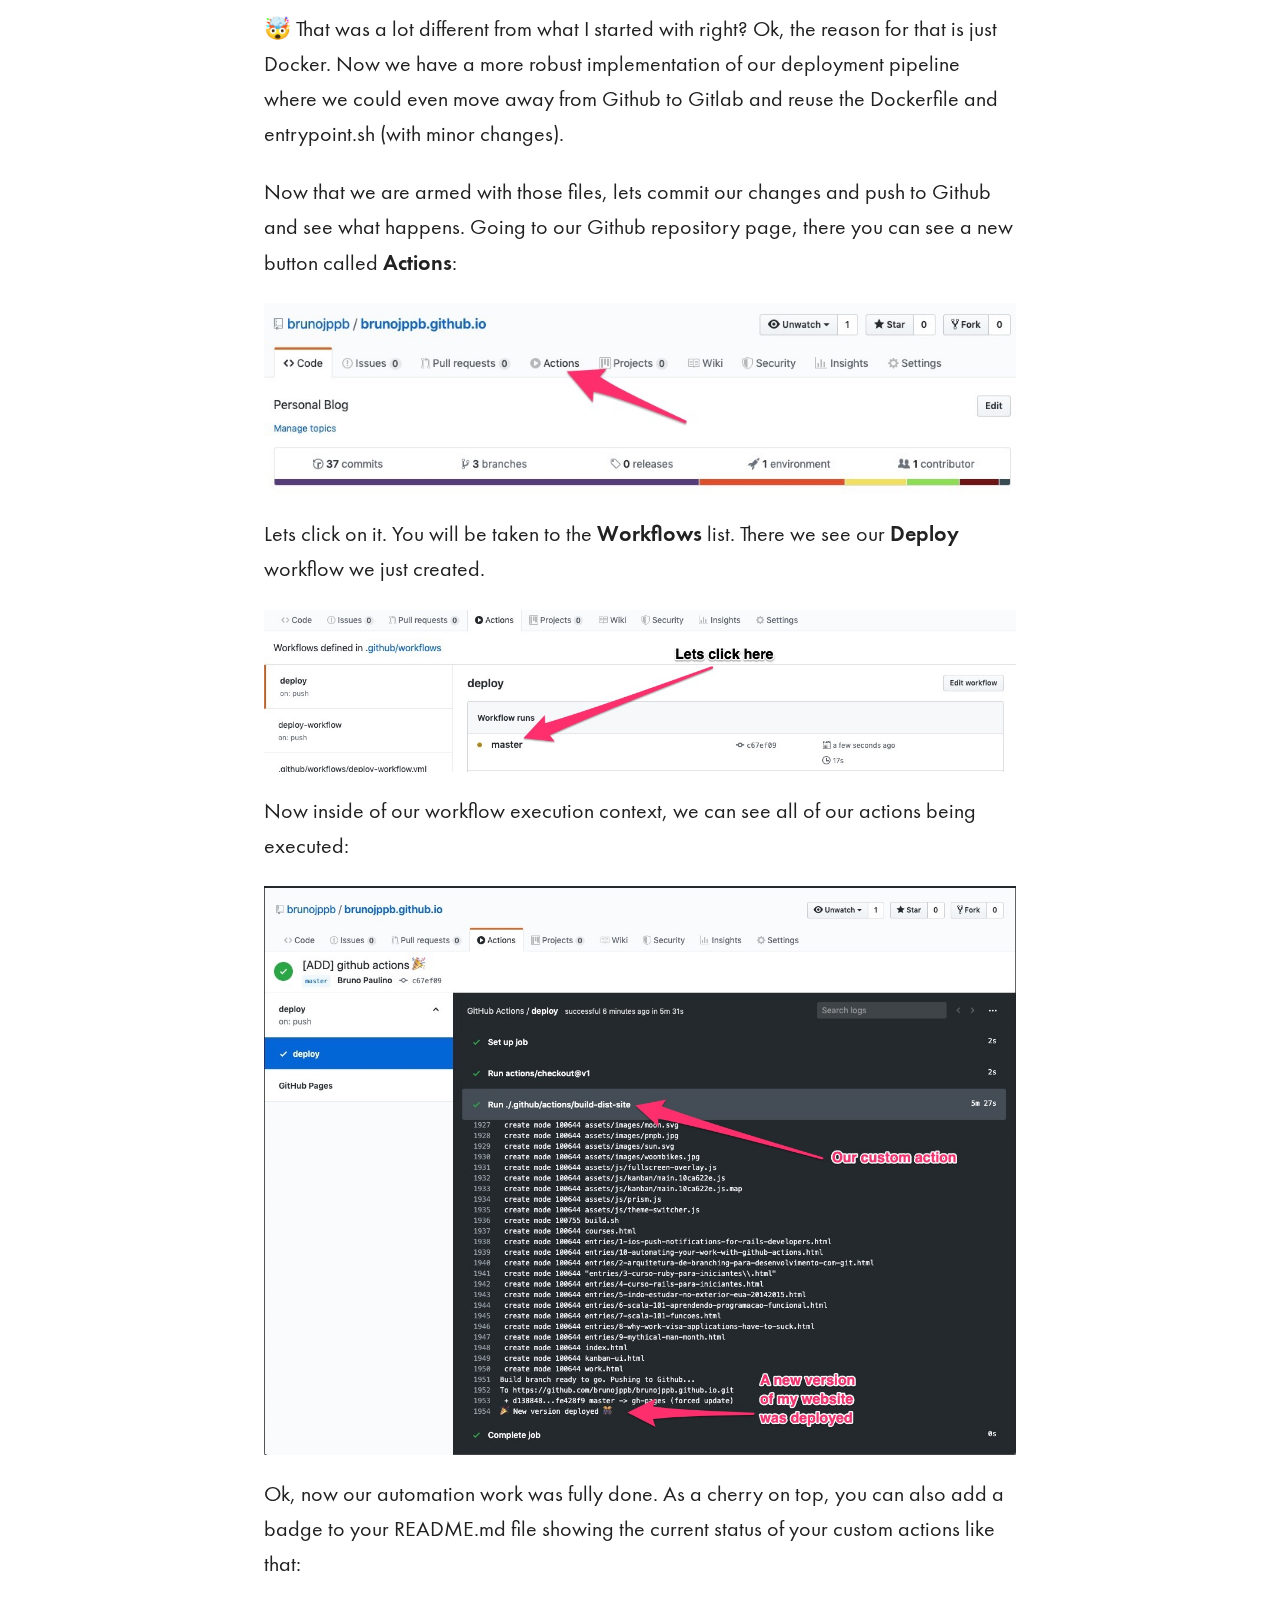
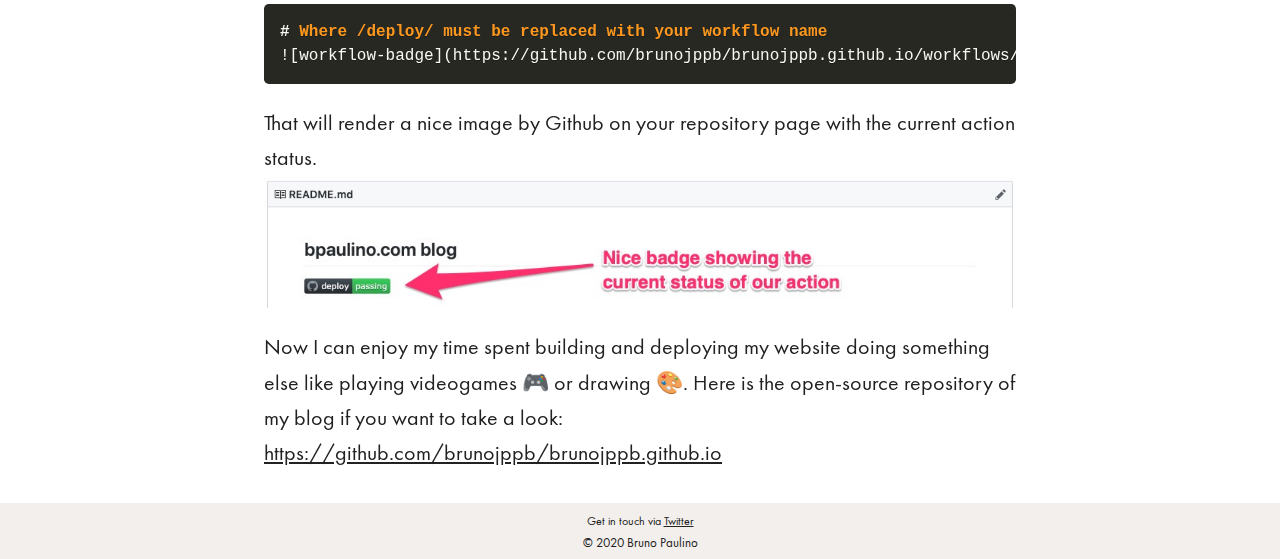
<file: entries/10-automating-your-work-with-github-actions.html>
<!doctype html>
<html>
  <head>
    <meta charset="utf-8">
    <meta name="viewport" content="width=device-width, initial-scale=1, shrink-to-fit=no">
    
    
    
    
    
    
    
    
    <meta name="author" content="Bruno Paulino">
    <meta name="description" content="How to automate your workflow using Github Actions. In this case, my blog deployment :-)">
    <meta name="keywords" content="github,actions,automation,workflow,jekyll,git,blog,programming">
    <meta name="theme-color" content="#21364B">
    <!-- Open Graph tags -->
    <meta property="og:type" content="website" />
    <meta property="og:url" content="https://bpaulino.com/entries/10-automating-your-work-with-github-actions" />
    <meta property="og:title" content="Automating your work with Github Actions" />
    <meta property="og:description" content="How to automate your workflow using Github Actions. In this case, my blog deployment :-)" />
    <meta property="og:image" content="https://bpaulino.com/assets/images/me.jpg" />

    <!-- twitter card tags additive with the og: tags -->
    <meta name="twitter:card" content="summary">
    <meta name="twitter:domain" value="bpaulino.com" />
    <meta name="twitter:title" value="Automating your work with Github Actions" />
    <meta name="twitter:description" value="How to automate your workflow using Github Actions. In this case, my blog deployment :-)" />
    <meta name="twitter:image" content="https://bpaulino.com/assets/images/me.jpg" />
    <meta name="twitter:url" value="https://bpaulino.com/entries/10-automating-your-work-with-github-actions" />
    <meta name="twitter:label1" value="Created by" />
    <meta name="twitter:data1" value="Bruno Paulino" />
    <meta name="twitter:label2" value="Twitter" />
    <meta name="twitter:data2" value="@bpaulino0" />
    
    <link rel="shortcut icon" href="/assets/favicon/favicon.ico">
    <link rel="apple-touch-icon" sizes="180x180" href="/assets/favicon/apple-touch-icon.png">
    <link rel="icon" type="image/png" sizes="32x32" href="/assets/favicon/favicon-32x32.png">
    <link rel="icon" type="image/png" sizes="16x16" href="/assets/favicon/favicon-16x16.png">
    <title>Automating your work with Github Actions</title>
    <link rel="stylesheet" href="/assets/css/styles.css?1577893799">
  </head>
  <body>

    <div role="main" class="main-container">

        <div class="main-header">
    <a href="/">
        <h1>bpaulino.com</h1>
    </a>
    <p>
        Hi, I am Bruno Paulino.<br/>
        Software is my craft.
    </p>
    <nav>
        <a href="/">blog</a>
        <a href="/courses">courses</a>
        <a href="/about">about</a>
        <a href="/work">work</a>
    </nav>
</div>

        <div class="flex-wrapper">
            <div class="max-width-wrapper">
                <div class="entry-container">
    <div class="entry">
        <h1 class="entry-title">Automating your work with Github Actions</h1>
        <div style="text-align: center; font-style: italic;">September 6, 2019</div>
    	<p>I have finally joined the <a href="https://github.com/features/actions">Github Actions</a> beta program this week and figured why not play with it for a bit and see what I can do. So my first idea was to automate the deployment process of my blog, this one you are currently reading. I am currently using <a href="https://jekyllrb.com/">Jekyll</a> as my static site generator. It works flawless for what I need. I just write whatever I want using <a href="https://daringfireball.net/projects/markdown/">Markdown</a> and Jekyll digests everything inside my source folder and spits out HTML, CSS and JS files in a <strong>“ready-to-publish”</strong> folder where I can just upload to the cloud.</p>

<p>I am currently using <a href="https://pages.github.com/">Github Pages</a> to host my blog and it has been working perfectly fine for the past couple years.</p>

<h2 id="but-how-does-a-github-action-work-anyway">But how does a Github Action work anyway?</h2>
<p>Github Actions is a way to perform tasks automatically for you. To give you an example, I will use my blog workflow.<br />
It all starts when I want to write a new post. I just create a new markdown file, write down whatever is on my head and save it. After this whole process, I need a way to transform my text in a website. Jekyll is doing the heavy-lifting for me, so I just go to my terminal and type:</p>
<div class="language-shell highlighter-rouge"><div class="highlight"><pre class="highlight"><code><span class="c"># This command will generate my entire website and all its dependencies</span>
jekyll build
</code></pre></div></div>
<p>After generating all the necessary files, I need to upload it somewhere. In this case, I just have to commit my changes to a specific branch called <strong>gh-pages</strong> and Github will serve my site on the web. For doing that, I usually perform the following commands in a bash script:</p>
<div class="language-shell highlighter-rouge"><div class="highlight"><pre class="highlight"><code><span class="c"># This is the folder Jekyll generates with my website. Lets just open it</span>
<span class="nb">cd </span>_site
<span class="c"># Now we need a new git repository here, </span>
<span class="c"># so I can commit only the generated files and skip the source files</span>
git init
git config user.name <span class="s2">"Bruno Paulino"</span>
git config user.email <span class="s2">"bruno@bpaulino.com"</span>
git add <span class="nb">.</span>
<span class="c"># That will create a nice commit message with something like: </span>
<span class="c"># New Build - Fri Sep 6 12:32:22 UTC 2019</span>
git commit <span class="nt">-m</span> <span class="s2">"New Build - </span><span class="si">$(</span><span class="nb">date</span><span class="si">)</span><span class="s2">"</span>
<span class="c"># Now lets push my commit to the gh-pages branch and replace everything there</span>
<span class="nv">REPO</span><span class="o">=</span>https://brunojppb@github.com/brunojppb.github.io.git
git push <span class="nt">--force</span> <span class="nv">$REPO</span> master:gh-pages
<span class="c"># Lets do some cleanup here since we don't need the generated files anymore</span>
<span class="nb">rm</span> <span class="nt">-fr</span> .git
<span class="nb">cd</span> ..
<span class="nb">rm</span> <span class="nt">-rf</span> _site
</code></pre></div></div>

<p>That is pretty simple right? It is indeed, but how cool would that be if Github could do that for me instead? That is where Github Actions come to give us a hand.</p>

<p>It all starts with a folder on your repository called <code class="highlighter-rouge">.github/workflows</code>.<br />
inside of this folder, create a file called <code class="highlighter-rouge">deploy-workflow.yml</code> with the content below. Each line will be explained with a comment:</p>

<h3 id="deploy-workflowyml">deploy-workflow.yml</h3>
<div class="language-yaml highlighter-rouge"><div class="highlight"><pre class="highlight"><code><span class="c1"># This is the name of our workflow.</span>
<span class="c1"># Github will show it on its Website UI</span>
<span class="na">name</span><span class="pi">:</span> <span class="s">deploy</span>
<span class="c1"># This configures our workflow to be triggered</span>
<span class="c1"># only when we push to the master branch</span>
<span class="na">on</span><span class="pi">:</span>
  <span class="na">push</span><span class="pi">:</span>
    <span class="na">branches</span><span class="pi">:</span>
      <span class="pi">-</span> <span class="s">master</span>

<span class="c1"># Here is where we define our jobs. </span>
<span class="c1"># Which means the tasks we want Github to execute</span>
<span class="na">jobs</span><span class="pi">:</span>
  <span class="na">build</span><span class="pi">:</span>
    <span class="na">name</span><span class="pi">:</span> <span class="s">deploy</span>
    <span class="c1"># Here we specify in whith OS we want it to run</span>
    <span class="na">runs-on</span><span class="pi">:</span> <span class="s">ubuntu-18.04</span>
    <span class="c1"># Now we define which actions will take place.</span>
    <span class="c1"># One after another</span>
    <span class="na">steps</span><span class="pi">:</span>
      <span class="c1"># This is the first action. It will make sure that we have</span>
      <span class="c1"># all the necessary files from our repo, including our custom actions</span>
      <span class="c1"># This action here is actually from a remote repo available from Githup itself</span>
      <span class="pi">-</span> <span class="na">uses</span><span class="pi">:</span> <span class="s">actions/checkout@v1</span> 
      <span class="c1"># This is our custom action. Here is where we will define our git commands</span>
      <span class="c1"># to push our website updates to the `gh-pages` branch.</span>
      <span class="c1"># Notice that we are specifying the path to the action here.</span>
      <span class="c1"># We will create those files in a sec</span>
      <span class="pi">-</span> <span class="na">uses</span><span class="pi">:</span> <span class="s">./.github/actions/build-dist-site</span>
        <span class="na">env</span><span class="pi">:</span>
          <span class="c1"># Now make sure you add this environment variable.</span>
          <span class="c1"># This token will allow us to push to github directly</span>
          <span class="c1"># without having to type in our password.</span>
          <span class="c1"># The GITHUB_TOKEN is available by default</span>
          <span class="na">GITHUB_TOKEN</span><span class="pi">:</span> <span class="s">${{ secrets.GITHUB_TOKEN }}</span>
</code></pre></div></div>

<p>Now lets create our custom action. <a href="https://help.github.com/en/articles/about-actions#types-of-github-actions">Github Actions are divided in 2 types</a>:</p>
<ul>
  <li>Docker container</li>
  <li>Javascript</li>
</ul>

<p>We are running our action using a Docker Container. Using Docker, we make sure the environment where our scripts are running will be the same, no matter what happens to the Github environment. So, lets dig deeper and create our <code class="highlighter-rouge">actions</code> folder under <code class="highlighter-rouge">.github</code>.</p>
<div class="language-shell highlighter-rouge"><div class="highlight"><pre class="highlight"><code><span class="c"># build-dist-site will be the folder for holding</span>
<span class="c"># our action configuration (Dockerfile, scripts and Metadata)</span>
<span class="nb">mkdir</span> <span class="nt">-p</span> .github/actions/build-dist-site
</code></pre></div></div>

<p>Under <code class="highlighter-rouge">.github/actions/build-dist-site</code> lets create 3 files:</p>
<ul>
  <li><code class="highlighter-rouge">action.yml</code>: It will hold the metadata of our action</li>
  <li><code class="highlighter-rouge">Dockerfile:</code> Will specify our Docker image to run Jekyll in a container</li>
  <li><code class="highlighter-rouge">entrypoint.sh:</code> Will have our custom scripts to generate and deploy our website update</li>
</ul>

<h3 id="dockerfile">Dockerfile</h3>
<div class="language-dockerfile highlighter-rouge"><div class="highlight"><pre class="highlight"><code><span class="c"># Our Docker image will be based on ruby:2-slim</span>
<span class="c"># it is a very light docker image.</span>
<span class="k">FROM</span><span class="s"> ruby:2-slim</span>
<span class="k">LABEL</span><span class="s"> author="Bruno Paulino"</span>
<span class="k">LABEL</span><span class="s"> version="1.0.0"</span>

<span class="c"># Lets install all dependencies</span>
<span class="c"># including git and Bundler 2.0.2</span>
<span class="k">ENV</span><span class="s"> BUNDLER_VERSION 2.0.2</span>
<span class="k">RUN </span>apt-get update <span class="o">&amp;&amp;</span> <span class="se">\
</span>    apt-get <span class="nb">install</span> <span class="nt">--no-install-recommends</span> <span class="nt">-y</span> <span class="se">\
</span>        bats <span class="se">\
</span>        build-essential <span class="se">\
</span>        ca-certificates <span class="se">\
</span>        curl <span class="se">\
</span>        libffi6 <span class="se">\
</span>        make <span class="se">\
</span>        shellcheck <span class="se">\
</span>        libffi6 <span class="se">\
</span>        git-all <span class="se">\
</span>    <span class="o">&amp;&amp;</span> gem <span class="nb">install </span>bundler:2.0.2 <span class="se">\
</span>    <span class="o">&amp;&amp;</span> bundle config <span class="nt">--global</span> silence_root_warning 1

<span class="c"># This is our entrypoint to our custom scripts</span>
<span class="c"># more about that in a sec</span>
<span class="k">COPY</span><span class="s"> entrypoint.sh /</span>

<span class="c"># Use the entrypoint.sh file as the container entrypoint</span>
<span class="c"># when Github executes our Docker container</span>
<span class="k">ENTRYPOINT</span><span class="s"> ["sh", "/entrypoint.sh"]</span>
</code></pre></div></div>

<p>Now that we have our Dockerfile ready, we need to tell Github to use it. That is why we need the <code class="highlighter-rouge">action.yml</code> file.</p>
<h3 id="actionyml">action.yml</h3>
<div class="language-yaml highlighter-rouge"><div class="highlight"><pre class="highlight"><code><span class="c1"># Ok, here the keys are pretty much self explanatory :)</span>
<span class="na">name</span><span class="pi">:</span> <span class="s1">'</span><span class="s">Deploy</span><span class="nv"> </span><span class="s">new</span><span class="nv"> </span><span class="s">version'</span>
<span class="na">description</span><span class="pi">:</span> <span class="s1">'</span><span class="s">Setup</span><span class="nv"> </span><span class="s">Ruby</span><span class="nv"> </span><span class="s">env</span><span class="nv"> </span><span class="s">and</span><span class="nv"> </span><span class="s">build</span><span class="nv"> </span><span class="s">new</span><span class="nv"> </span><span class="s">site</span><span class="nv"> </span><span class="s">version'</span>
<span class="na">author</span><span class="pi">:</span> <span class="s1">'</span><span class="s">Bruno</span><span class="nv"> </span><span class="s">Paulino'</span>
<span class="na">runs</span><span class="pi">:</span>
  <span class="na">using</span><span class="pi">:</span> <span class="s1">'</span><span class="s">docker'</span>
  <span class="na">image</span><span class="pi">:</span> <span class="s1">'</span><span class="s">Dockerfile'</span>
</code></pre></div></div>

<p>The <code class="highlighter-rouge">action.yml</code> file tells Github what to do. In this case, just tell it to use Docker and use our <code class="highlighter-rouge">Dockerfile</code> to build the container with it.</p>

<p>Now we just need our <code class="highlighter-rouge">entrypoint.sh</code> script to execute our website generation and deployment. Lets get our hands dirty with a bit of bash script:</p>

<h3 id="entrypointsh">entrypoint.sh</h3>
<div class="language-shell highlighter-rouge"><div class="highlight"><pre class="highlight"><code><span class="c">#!/bin/bash</span>
<span class="c"># Exit immediately if a pipeline returns a non-zero status.</span>
<span class="nb">set</span> <span class="nt">-e</span>

<span class="nb">echo</span> <span class="s2">"🚀 Starting deployment action"</span>

<span class="c"># Here we are using the variables</span>
<span class="c"># - GITHUB_ACTOR: It is already made available for us by Github. It is the username of whom triggered the action</span>
<span class="c"># - GITHUB_TOKEN: That one was intentionally injected by us in our workflow file.</span>
<span class="c"># Creating the repository URL in this way will allow us to `git push` without providing a password</span>
<span class="c"># All thanks to the GITHUB_TOKEN that will grant us access to the repository</span>
<span class="nv">REMOTE_REPO</span><span class="o">=</span><span class="s2">"https://</span><span class="k">${</span><span class="nv">GITHUB_ACTOR</span><span class="k">}</span><span class="s2">:</span><span class="k">${</span><span class="nv">GITHUB_TOKEN</span><span class="k">}</span><span class="s2">@github.com/</span><span class="k">${</span><span class="nv">GITHUB_REPOSITORY</span><span class="k">}</span><span class="s2">.git"</span>

<span class="c"># We need to clone the repo here.</span>
<span class="c"># Remember, our Docker container is practically pristine at this point</span>
git clone <span class="nv">$REMOTE_REPO</span> repo
<span class="nb">cd </span>repo

<span class="c"># Install all of our dependencies inside the container</span>
<span class="c"># based on the git repository Gemfile</span>
<span class="nb">echo</span> <span class="s2">"⚡️ Installing project dependencies..."</span>
bundle <span class="nb">install</span>

<span class="c"># Build the website using Jekyll</span>
<span class="nb">echo</span> <span class="s2">"🏋️ Building website..."</span>
<span class="nv">JEKYLL_ENV</span><span class="o">=</span>production bundle <span class="nb">exec </span>jekyll build
<span class="nb">echo</span> <span class="s2">"Jekyll build done"</span>

<span class="c"># Now lets go to the generated folder by Jekyll</span>
<span class="c"># and perform everything else from there</span>
<span class="nb">cd </span>_site

<span class="nb">echo</span> <span class="s2">"☁️ Publishing website"</span>

<span class="c"># We don't need the README.md file on this branch</span>
<span class="nb">rm</span> <span class="nt">-f</span> README.md

<span class="c"># Now we init a new git repository inside _site</span>
<span class="c"># So we can perform a commit</span>
git init
git config user.name <span class="s2">"</span><span class="k">${</span><span class="nv">GITHUB_ACTOR</span><span class="k">}</span><span class="s2">"</span>
git config user.email <span class="s2">"</span><span class="k">${</span><span class="nv">GITHUB_ACTOR</span><span class="k">}</span><span class="s2">@users.noreply.github.com"</span>
git add <span class="nb">.</span>
<span class="c"># That will create a nice commit message with something like: </span>
<span class="c"># Github Actions - Fri Sep 6 12:32:22 UTC 2019</span>
git commit <span class="nt">-m</span> <span class="s2">"Github Actions - </span><span class="si">$(</span><span class="nb">date</span><span class="si">)</span><span class="s2">"</span>
<span class="nb">echo</span> <span class="s2">"Build branch ready to go. Pushing to Github..."</span>
<span class="c"># Force push this update to our gh-pages</span>
git push <span class="nt">--force</span> <span class="nv">$REMOTE_REPO</span> master:gh-pages
<span class="c"># Now everything is ready.</span>
<span class="c"># Lets just be a good citizen and clean-up after ourselves</span>
<span class="nb">rm</span> <span class="nt">-fr</span> .git
<span class="nb">cd</span> ..
<span class="nb">rm</span> <span class="nt">-rf</span> repo
<span class="nb">echo</span> <span class="s2">"🎉 New version deployed 🎊"</span>
</code></pre></div></div>

<p>🤯 That was a lot different from what I started with right? Ok, the reason for that is just Docker. Now we have a more robust implementation of our deployment pipeline where we could even move away from Github to Gitlab and reuse the Dockerfile and entrypoint.sh (with minor changes).</p>

<p>Now that we are armed with those files, lets commit our changes and push to Github and see what happens. Going to our Github repository page, there you can see a new button called <strong>Actions</strong>:</p>

<p><img src="/assets/images/github_actions_button.jpg" alt="Github Actions button" /></p>

<p>Lets click on it. You will be taken to the <strong>Workflows</strong> list. There we see our <strong>Deploy</strong> workflow we just created.</p>

<p><img src="/assets/images/github_workflows_running.jpg" alt="Github Actions button" /></p>

<p>Now inside of our workflow execution context, we can see all of our actions being executed:</p>

<p><img src="/assets/images/github_execution_pipeline.jpg" alt="Github Actions button" /></p>

<p>Ok, now our automation work was fully done. As a cherry on top, you can also add a badge to your README.md file showing the current status of your custom actions like that:</p>

<div class="language-md highlighter-rouge"><div class="highlight"><pre class="highlight"><code><span class="gh"># Where /deploy/ must be replaced with your workflow name</span>
<span class="p">![</span><span class="nv">workflow-badge</span><span class="p">](</span><span class="sx">https://github.com/brunojppb/brunojppb.github.io/workflows/deploy/badge.svg</span><span class="p">)</span>
</code></pre></div></div>

<p>That will render a nice image by Github on your repository page with the current action status.
<img src="/assets/images/github_action_badge.jpg" alt="Github Actions Badge" /></p>

<p>Now I can enjoy my time spent building and deploying my website doing something else like playing videogames 🎮 or drawing 🎨. Here is the open-source repository of my blog if you want to take a look:
<a href="https://github.com/brunojppb/brunojppb.github.io">https://github.com/brunojppb/brunojppb.github.io</a></p>

    </div>
    <script src="/assets/js/prism.js"></script>
    <script>
    	Prism.highlightAll();
    </script>
</div>
            </div>
        </div>

        <footer class="main-footer fixed-bottom">
    <div class="follow-container">
        <p>
            Get in touch via <a href="https://twitter.com/bpaulino0">Twitter</a>
        </p>
        <span>
            © 2020 Bruno Paulino
        </span>
    </div>
</footer>
    </div>

    <!-- Full-screen image presentation -->
    <div class="fullscreen-overlay" style="display: none;">
        <button class="close-overlay">close</button>
    </div>
    <script src="/assets/js/fullscreen-overlay.js"></script>

    <!-- Night/Light mode switch -->
    <div id="theme-switcher" data-moon="/assets/images/moon.svg" data-sun="/assets/images/sun.svg"></div>
    <script src="/assets/js/theme-switcher.js"></script>

    <!-- Google Analytics -->
        <script async src="https://www.googletagmanager.com/gtag/js?id=UA-66025495-5"></script>
        <script>
            if (!window.location.host.indexOf('localhost') !== -1) {
                window.dataLayer = window.dataLayer || [];
                function gtag(){dataLayer.push(arguments);}
                gtag('js', new Date());
                gtag('config', 'UA-66025495-5');
            }
        </script>
  </body>
</html>
</file>
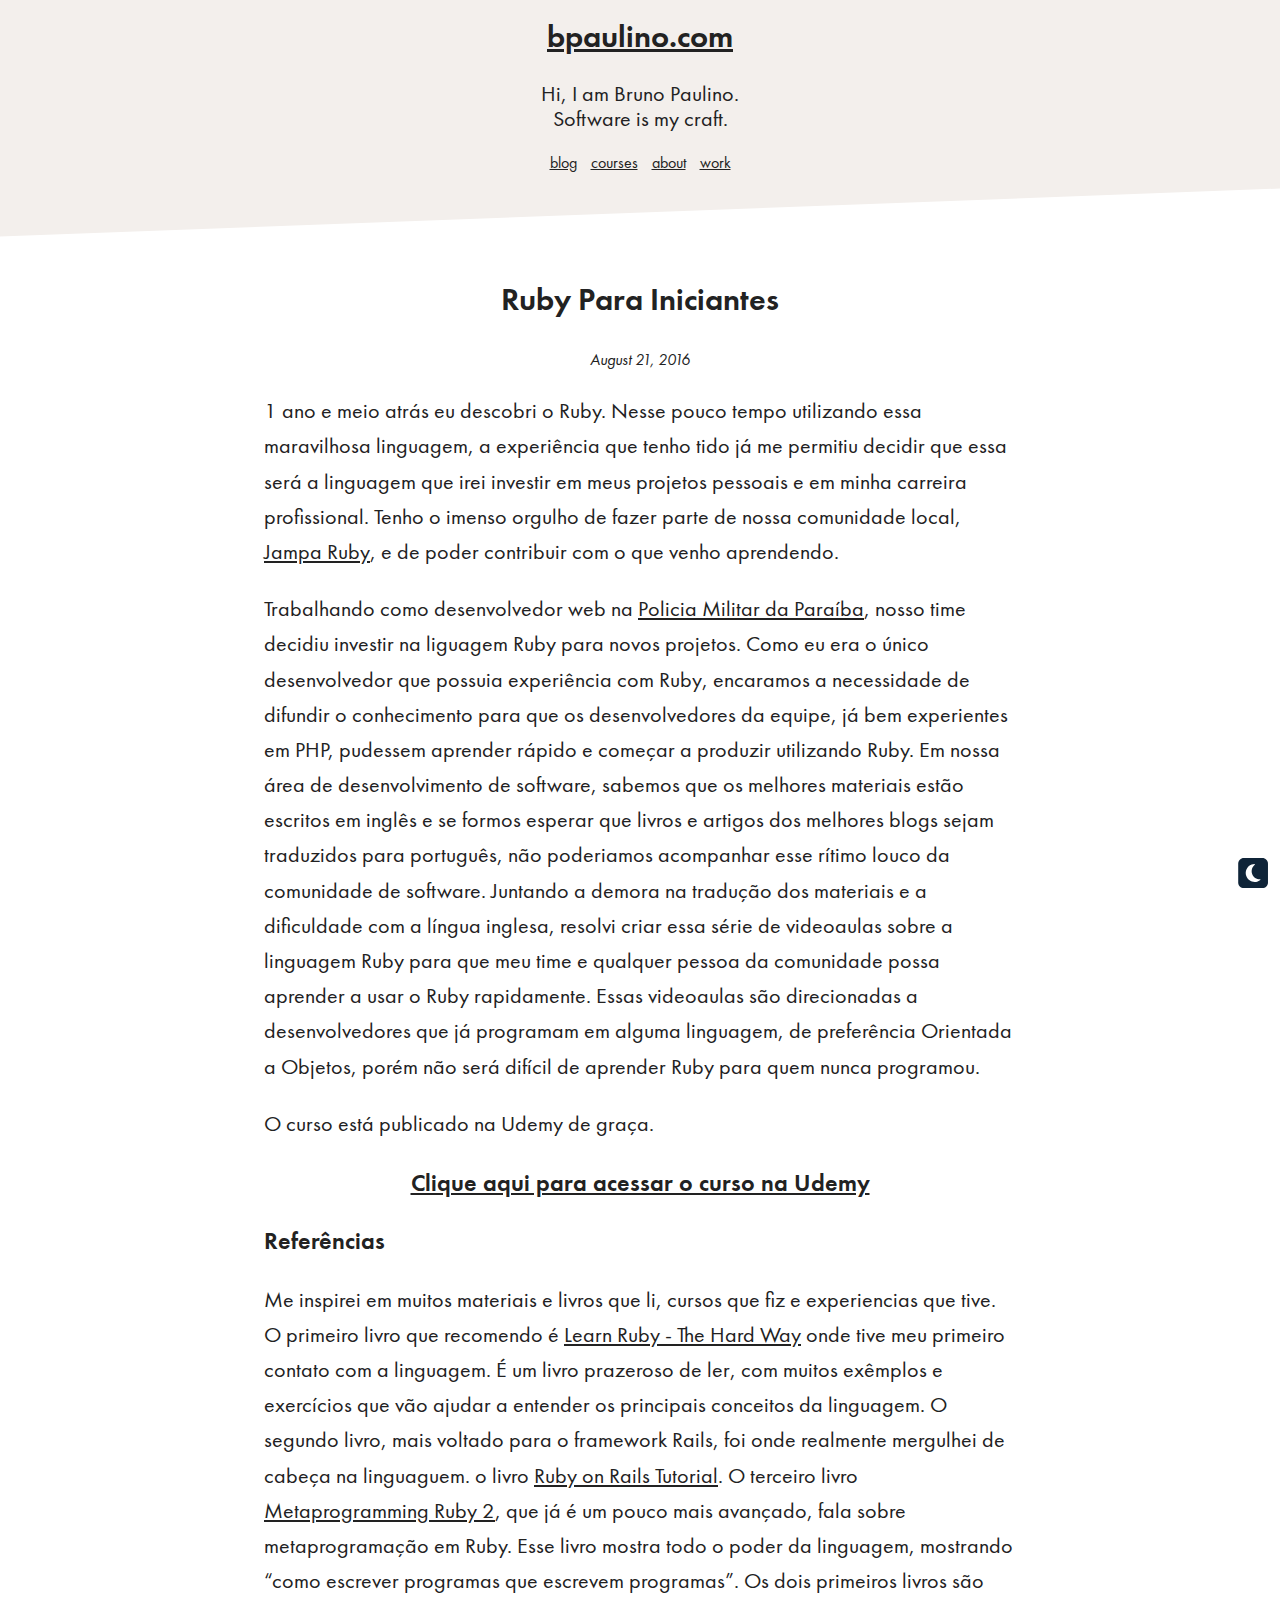
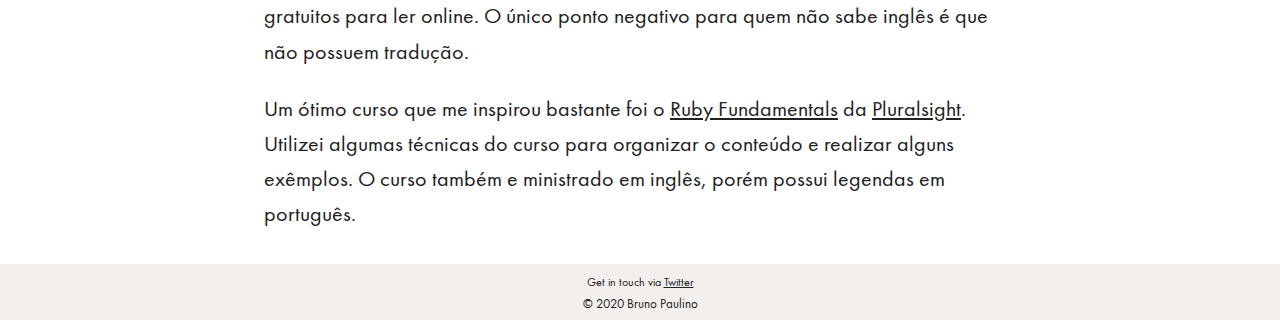
<file: entries/3-curso-ruby-para-iniciantes\.html>
<!doctype html>
<html>
  <head>
    <meta charset="utf-8">
    <meta name="viewport" content="width=device-width, initial-scale=1, shrink-to-fit=no">
    
    
    
    
    
    
    
    
    <meta name="author" content="Bruno Paulino">
    <meta name="description" content="1 ano e meio atrás eu descobri o Ruby. Nesse pouco tempo utilizando essa maravilhosa linguagem, a experiência que tenho tido já me permitiu decidir que essa será a linguagem que irei investir em meus projetos pessoais e em minha carreira profissional.">
    <meta name="keywords" content="ruby,linguagem,programação">
    <meta name="theme-color" content="#21364B">
    <!-- Open Graph tags -->
    <meta property="og:type" content="website" />
    <meta property="og:url" content="https://bpaulino.com/entries/3-curso-ruby-para-iniciantes\" />
    <meta property="og:title" content="Ruby Para Iniciantes" />
    <meta property="og:description" content="1 ano e meio atrás eu descobri o Ruby. Nesse pouco tempo utilizando essa maravilhosa linguagem, a experiência que tenho tido já me permitiu decidir que essa será a linguagem que irei investir em meus projetos pessoais e em minha carreira profissional." />
    <meta property="og:image" content="https://bpaulino.com/assets/images/me.jpg" />

    <!-- twitter card tags additive with the og: tags -->
    <meta name="twitter:card" content="summary">
    <meta name="twitter:domain" value="bpaulino.com" />
    <meta name="twitter:title" value="Ruby Para Iniciantes" />
    <meta name="twitter:description" value="1 ano e meio atrás eu descobri o Ruby. Nesse pouco tempo utilizando essa maravilhosa linguagem, a experiência que tenho tido já me permitiu decidir que essa será a linguagem que irei investir em meus projetos pessoais e em minha carreira profissional." />
    <meta name="twitter:image" content="https://bpaulino.com/assets/images/me.jpg" />
    <meta name="twitter:url" value="https://bpaulino.com/entries/3-curso-ruby-para-iniciantes\" />
    <meta name="twitter:label1" value="Created by" />
    <meta name="twitter:data1" value="Bruno Paulino" />
    <meta name="twitter:label2" value="Twitter" />
    <meta name="twitter:data2" value="@bpaulino0" />
    
    <link rel="shortcut icon" href="/assets/favicon/favicon.ico">
    <link rel="apple-touch-icon" sizes="180x180" href="/assets/favicon/apple-touch-icon.png">
    <link rel="icon" type="image/png" sizes="32x32" href="/assets/favicon/favicon-32x32.png">
    <link rel="icon" type="image/png" sizes="16x16" href="/assets/favicon/favicon-16x16.png">
    <title>Ruby Para Iniciantes</title>
    <link rel="stylesheet" href="/assets/css/styles.css?1577893799">
  </head>
  <body>

    <div role="main" class="main-container">

        <div class="main-header">
    <a href="/">
        <h1>bpaulino.com</h1>
    </a>
    <p>
        Hi, I am Bruno Paulino.<br/>
        Software is my craft.
    </p>
    <nav>
        <a href="/">blog</a>
        <a href="/courses">courses</a>
        <a href="/about">about</a>
        <a href="/work">work</a>
    </nav>
</div>

        <div class="flex-wrapper">
            <div class="max-width-wrapper">
                <div class="entry-container">
    <div class="entry">
        <h1 class="entry-title">Ruby Para Iniciantes</h1>
        <div style="text-align: center; font-style: italic;">August 21, 2016</div>
    	<p>1 ano e meio atrás eu descobri o Ruby. Nesse pouco tempo utilizando essa maravilhosa linguagem, a experiência que tenho tido já me permitiu decidir que essa será a linguagem que irei investir em meus projetos pessoais e em minha carreira profissional. Tenho o imenso orgulho de fazer parte de nossa comunidade local, <a href="https://twitter.com/JampaRuby">Jampa Ruby</a>, e de poder contribuir com o que venho aprendendo.</p>

<p>Trabalhando como desenvolvedor web na <a href="http://www.pm.pb.gov.br/">Policia Militar da Paraíba</a>, nosso time decidiu investir na liguagem Ruby para novos projetos. Como eu era o único desenvolvedor que possuia experiência com Ruby, encaramos a necessidade de difundir o conhecimento para que os desenvolvedores da equipe, já bem experientes em PHP, pudessem aprender rápido e começar a produzir utilizando Ruby. Em nossa área de desenvolvimento de software, sabemos que os melhores materiais estão escritos em inglês e se formos esperar que livros e artigos dos melhores blogs sejam traduzidos para português, não poderiamos acompanhar esse rítimo louco da comunidade de software. Juntando a demora na tradução dos materiais e a dificuldade com a língua inglesa, resolvi criar essa série de videoaulas sobre a linguagem Ruby para que meu time e qualquer pessoa da comunidade possa aprender a usar o Ruby rapidamente. Essas videoaulas são direcionadas a desenvolvedores que já programam em alguma linguagem, de preferência Orientada a Objetos, porém não será difícil de aprender Ruby para quem nunca programou.</p>

<p>O curso está publicado na Udemy de graça.</p>
<h2 style="display: block; text-align: center;"><a href="https://www.udemy.com/ruby-para-iniciantes/">Clique aqui para acessar o curso na Udemy</a></h2>

<h2 id="referências">Referências</h2>

<p>Me inspirei em muitos materiais e livros que li, cursos que fiz e experiencias que tive. O primeiro livro que recomendo é  <a href="http://learnrubythehardway.org/book/">Learn Ruby - The Hard Way</a> onde tive meu primeiro contato com a linguagem. É um livro prazeroso de ler, com muitos exêmplos e exercícios que vão ajudar a entender os principais conceitos da linguagem. O segundo livro, mais voltado para o framework Rails, foi onde realmente mergulhei de cabeça na linguaguem. o livro <a href="https://www.railstutorial.org/book">Ruby on Rails Tutorial</a>. O terceiro livro <a href="https://pragprog.com/book/ppmetr2/metaprogramming-ruby-2">Metaprogramming Ruby 2</a>, que já é um pouco mais avançado, fala sobre metaprogramação em Ruby. Esse livro mostra todo o poder da linguagem, mostrando “como escrever programas que escrevem programas”. Os dois primeiros livros são gratuitos para ler online. O único ponto negativo para quem não sabe inglês é que não possuem tradução.</p>

<p>Um ótimo curso que me inspirou bastante foi o <a href="https://app.pluralsight.com/library/courses/ruby-fundamentals/table-of-contents">Ruby Fundamentals</a> da <a href="http://pluralsight.com/">Pluralsight</a>. Utilizei algumas técnicas do curso para organizar o conteúdo e realizar alguns exêmplos. O curso também e ministrado em inglês, porém possui legendas em português.</p>

    </div>
    <script src="/assets/js/prism.js"></script>
    <script>
    	Prism.highlightAll();
    </script>
</div>
            </div>
        </div>

        <footer class="main-footer fixed-bottom">
    <div class="follow-container">
        <p>
            Get in touch via <a href="https://twitter.com/bpaulino0">Twitter</a>
        </p>
        <span>
            © 2020 Bruno Paulino
        </span>
    </div>
</footer>
    </div>

    <!-- Full-screen image presentation -->
    <div class="fullscreen-overlay" style="display: none;">
        <button class="close-overlay">close</button>
    </div>
    <script src="/assets/js/fullscreen-overlay.js"></script>

    <!-- Night/Light mode switch -->
    <div id="theme-switcher" data-moon="/assets/images/moon.svg" data-sun="/assets/images/sun.svg"></div>
    <script src="/assets/js/theme-switcher.js"></script>

    <!-- Google Analytics -->
        <script async src="https://www.googletagmanager.com/gtag/js?id=UA-66025495-5"></script>
        <script>
            if (!window.location.host.indexOf('localhost') !== -1) {
                window.dataLayer = window.dataLayer || [];
                function gtag(){dataLayer.push(arguments);}
                gtag('js', new Date());
                gtag('config', 'UA-66025495-5');
            }
        </script>
  </body>
</html>
</file>
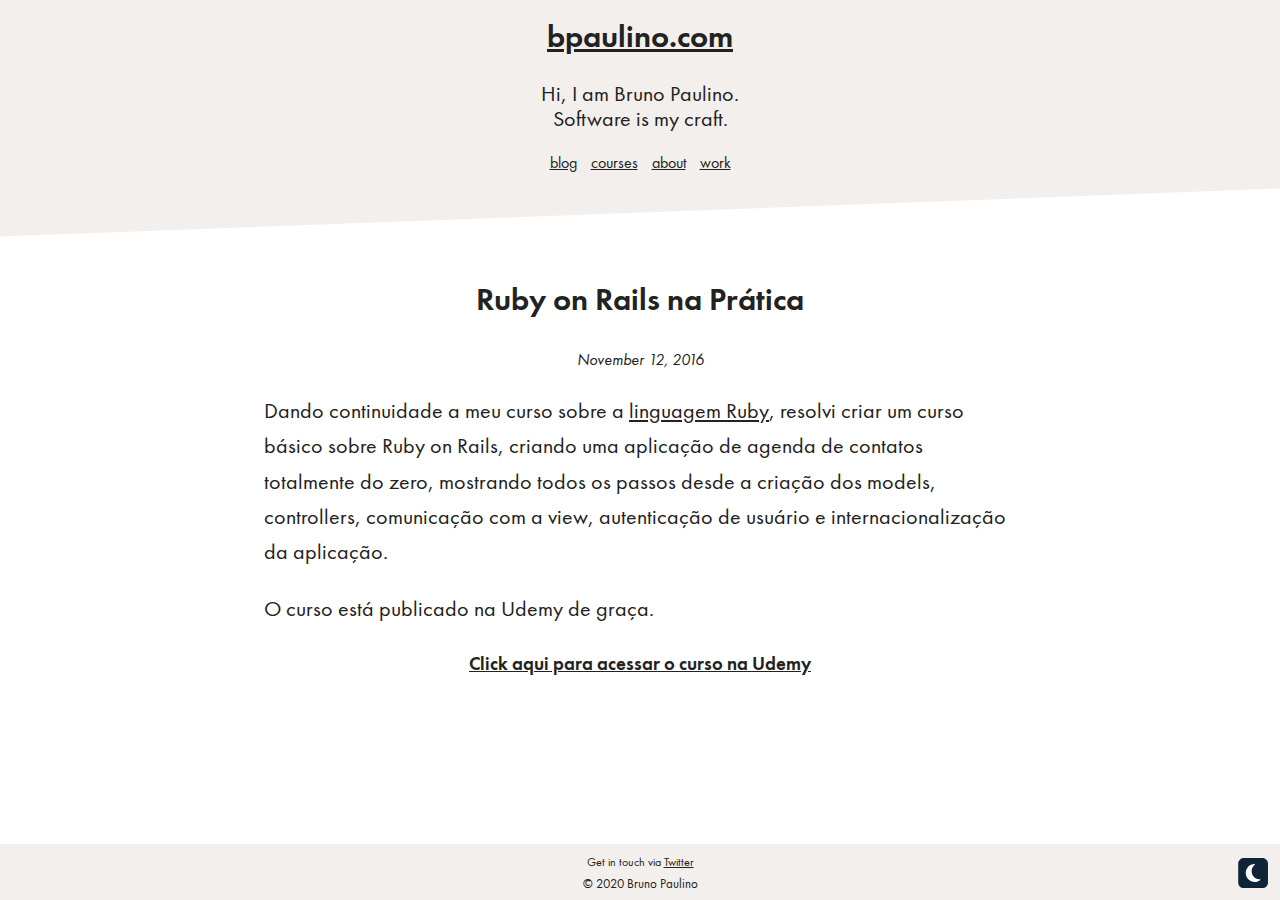
<file: entries/4-curso-rails-para-iniciantes.html>
<!doctype html>
<html>
  <head>
    <meta charset="utf-8">
    <meta name="viewport" content="width=device-width, initial-scale=1, shrink-to-fit=no">
    
    
    
    
    
    
    
    
    <meta name="author" content="Bruno Paulino">
    <meta name="description" content="Dando continuidade a meu curso sobre a linguagem Ruby, resolvi criar um curso básico sobre Ruby on Rails.">
    <meta name="keywords" content="rails,ruby,curso,linguagem,programação,web">
    <meta name="theme-color" content="#21364B">
    <!-- Open Graph tags -->
    <meta property="og:type" content="website" />
    <meta property="og:url" content="https://bpaulino.com/entries/4-curso-rails-para-iniciantes" />
    <meta property="og:title" content="Ruby on Rails na Prática" />
    <meta property="og:description" content="Dando continuidade a meu curso sobre a linguagem Ruby, resolvi criar um curso básico sobre Ruby on Rails." />
    <meta property="og:image" content="https://bpaulino.com/assets/images/me.jpg" />

    <!-- twitter card tags additive with the og: tags -->
    <meta name="twitter:card" content="summary">
    <meta name="twitter:domain" value="bpaulino.com" />
    <meta name="twitter:title" value="Ruby on Rails na Prática" />
    <meta name="twitter:description" value="Dando continuidade a meu curso sobre a linguagem Ruby, resolvi criar um curso básico sobre Ruby on Rails." />
    <meta name="twitter:image" content="https://bpaulino.com/assets/images/me.jpg" />
    <meta name="twitter:url" value="https://bpaulino.com/entries/4-curso-rails-para-iniciantes" />
    <meta name="twitter:label1" value="Created by" />
    <meta name="twitter:data1" value="Bruno Paulino" />
    <meta name="twitter:label2" value="Twitter" />
    <meta name="twitter:data2" value="@bpaulino0" />
    
    <link rel="shortcut icon" href="/assets/favicon/favicon.ico">
    <link rel="apple-touch-icon" sizes="180x180" href="/assets/favicon/apple-touch-icon.png">
    <link rel="icon" type="image/png" sizes="32x32" href="/assets/favicon/favicon-32x32.png">
    <link rel="icon" type="image/png" sizes="16x16" href="/assets/favicon/favicon-16x16.png">
    <title>Ruby on Rails na Prática</title>
    <link rel="stylesheet" href="/assets/css/styles.css?1577893799">
  </head>
  <body>

    <div role="main" class="main-container">

        <div class="main-header">
    <a href="/">
        <h1>bpaulino.com</h1>
    </a>
    <p>
        Hi, I am Bruno Paulino.<br/>
        Software is my craft.
    </p>
    <nav>
        <a href="/">blog</a>
        <a href="/courses">courses</a>
        <a href="/about">about</a>
        <a href="/work">work</a>
    </nav>
</div>

        <div class="flex-wrapper">
            <div class="max-width-wrapper">
                <div class="entry-container">
    <div class="entry">
        <h1 class="entry-title">Ruby on Rails na Prática</h1>
        <div style="text-align: center; font-style: italic;">November 12, 2016</div>
    	<p>Dando continuidade a meu curso sobre a <a href="https://bpaulino.com/entries/3-curso-ruby-para-iniciantes">linguagem Ruby</a>, resolvi criar um curso básico sobre Ruby on Rails, criando uma aplicação de agenda de contatos totalmente do zero, mostrando todos os passos desde a criação dos models, controllers, comunicação com a view, autenticação de usuário e internacionalização da aplicação.</p>

<p>O curso está publicado na Udemy de graça.</p>

<h3 style="display: block; text-align: center;">
 <a href="https://www.udemy.com/ruby-on-rails-5-na-pratica/">Click aqui para acessar o curso na Udemy</a>
</h3>

    </div>
    <script src="/assets/js/prism.js"></script>
    <script>
    	Prism.highlightAll();
    </script>
</div>
            </div>
        </div>

        <footer class="main-footer fixed-bottom">
    <div class="follow-container">
        <p>
            Get in touch via <a href="https://twitter.com/bpaulino0">Twitter</a>
        </p>
        <span>
            © 2020 Bruno Paulino
        </span>
    </div>
</footer>
    </div>

    <!-- Full-screen image presentation -->
    <div class="fullscreen-overlay" style="display: none;">
        <button class="close-overlay">close</button>
    </div>
    <script src="/assets/js/fullscreen-overlay.js"></script>

    <!-- Night/Light mode switch -->
    <div id="theme-switcher" data-moon="/assets/images/moon.svg" data-sun="/assets/images/sun.svg"></div>
    <script src="/assets/js/theme-switcher.js"></script>

    <!-- Google Analytics -->
        <script async src="https://www.googletagmanager.com/gtag/js?id=UA-66025495-5"></script>
        <script>
            if (!window.location.host.indexOf('localhost') !== -1) {
                window.dataLayer = window.dataLayer || [];
                function gtag(){dataLayer.push(arguments);}
                gtag('js', new Date());
                gtag('config', 'UA-66025495-5');
            }
        </script>
  </body>
</html>
</file>
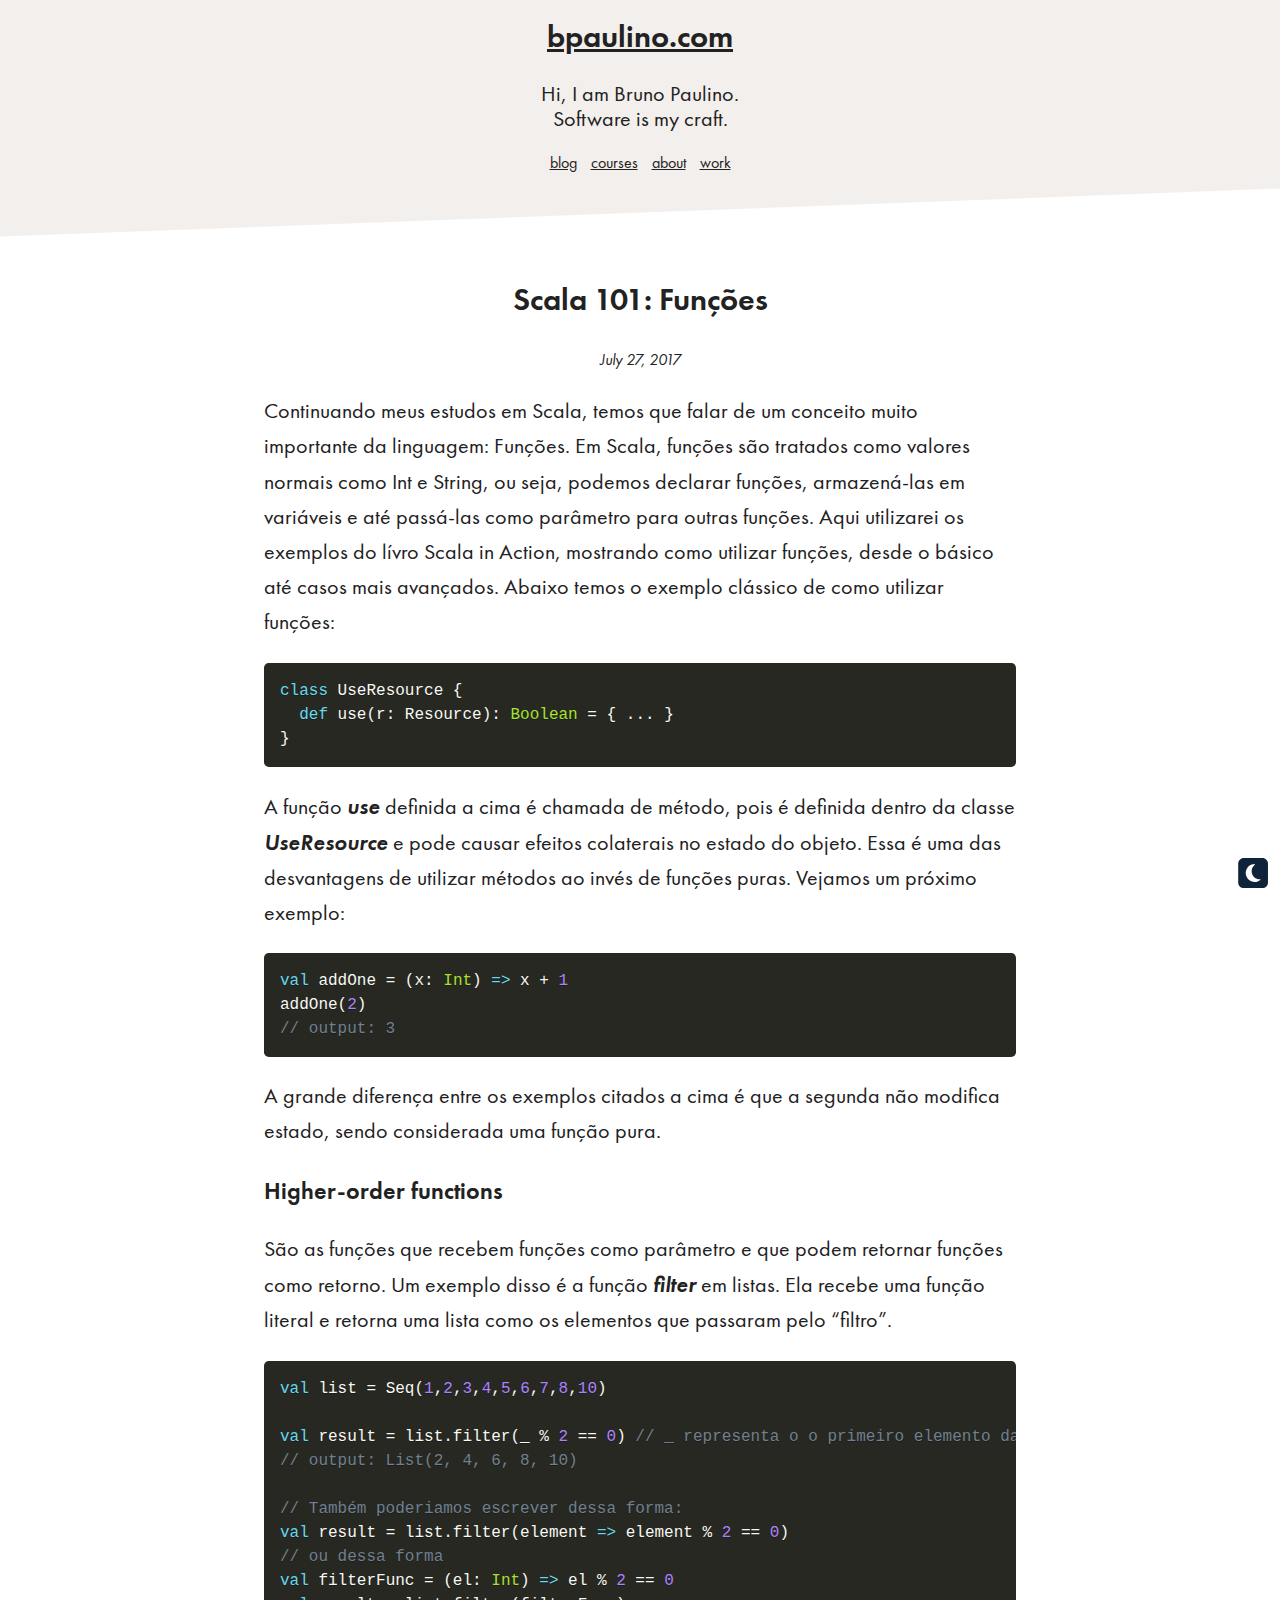
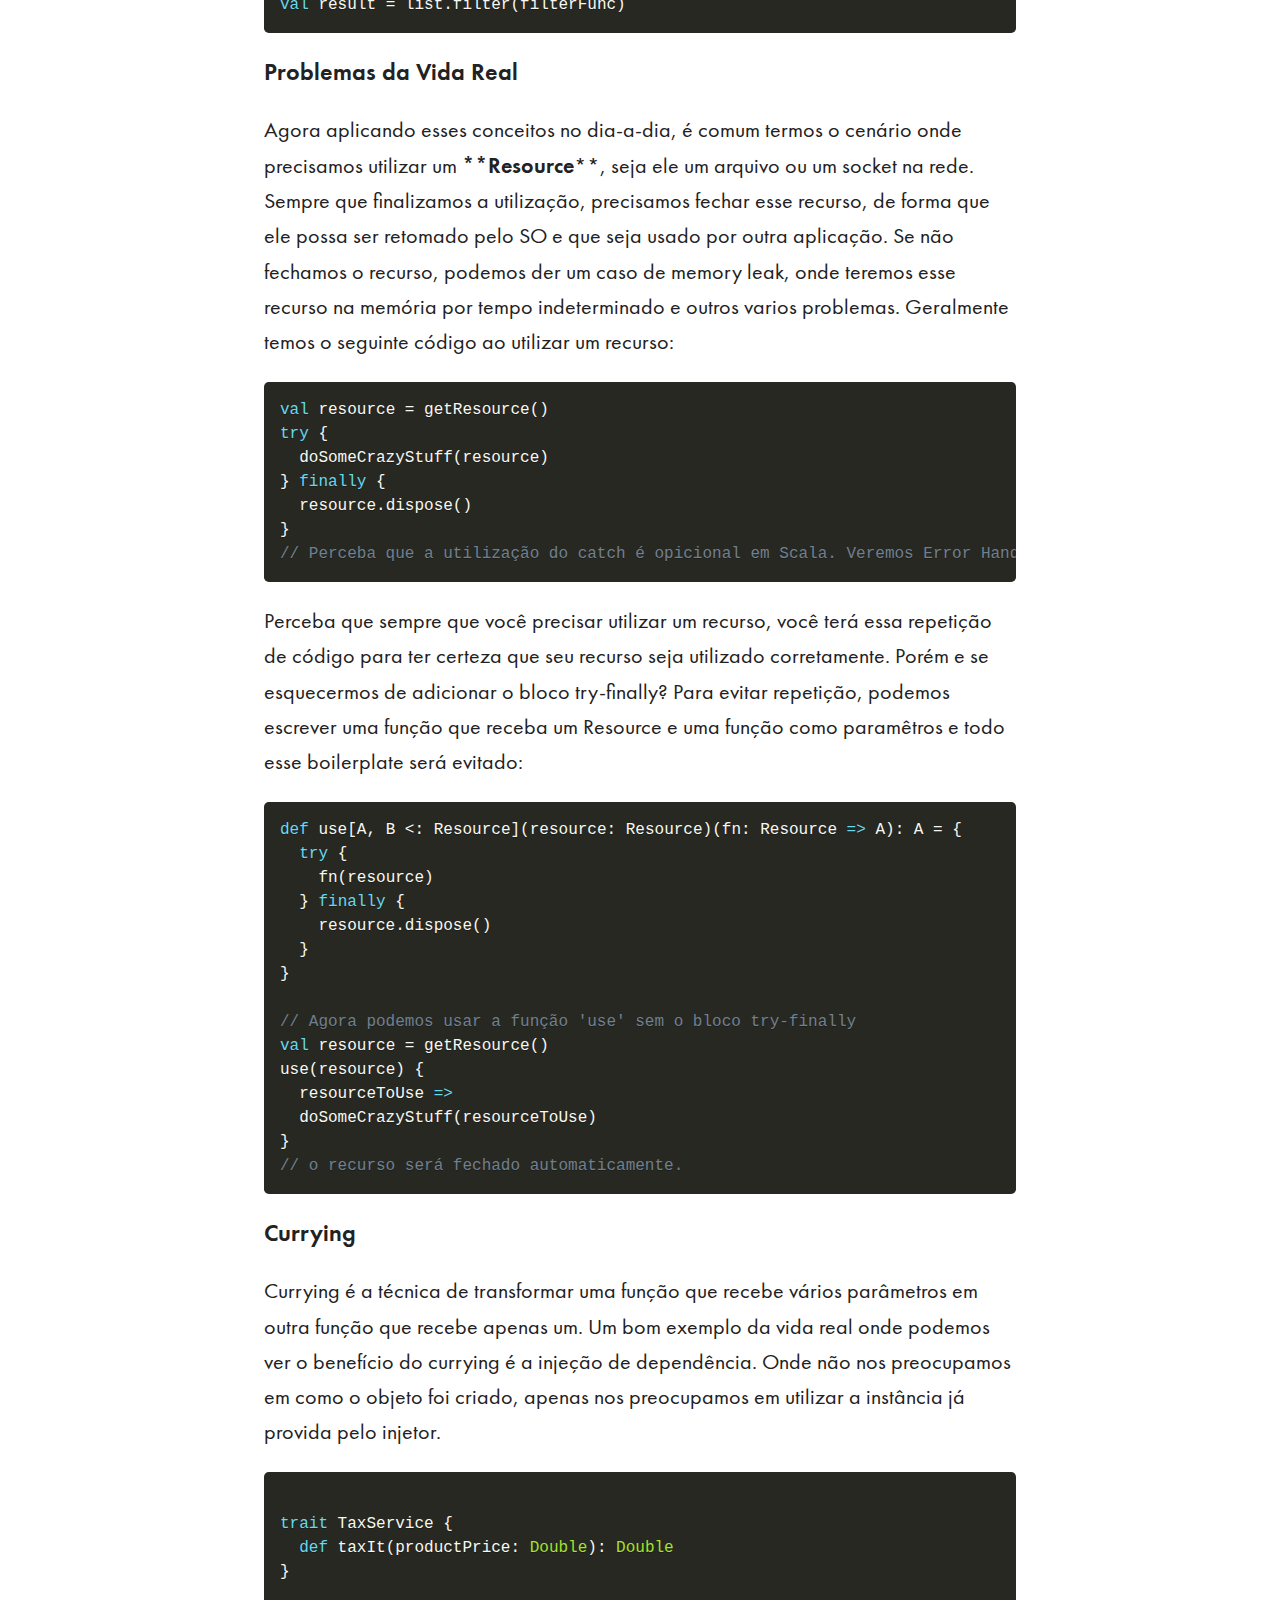
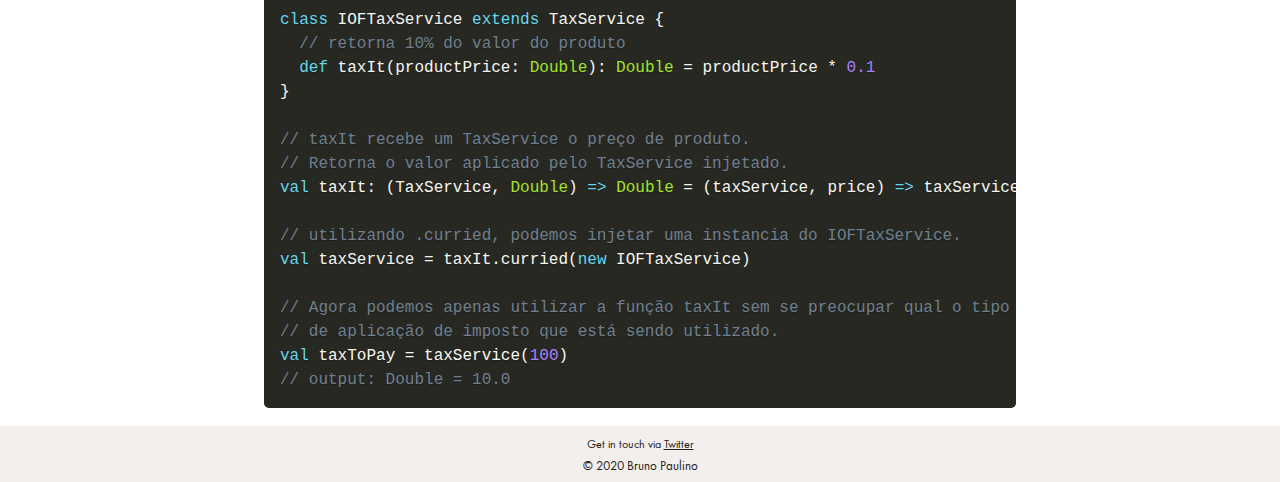
<file: entries/7-scala-101-funcoes.html>
<!doctype html>
<html>
  <head>
    <meta charset="utf-8">
    <meta name="viewport" content="width=device-width, initial-scale=1, shrink-to-fit=no">
    
    
    
    
    
    
    
    
    <meta name="author" content="Bruno Paulino">
    <meta name="description" content="Continuando meus estudos em Scala explorando os conceitos básicos da linguagem.">
    <meta name="keywords" content="scala,funcional,programação,computação">
    <meta name="theme-color" content="#21364B">
    <!-- Open Graph tags -->
    <meta property="og:type" content="website" />
    <meta property="og:url" content="https://bpaulino.com/entries/7-scala-101-funcoes" />
    <meta property="og:title" content="Scala 101: Funções" />
    <meta property="og:description" content="Continuando meus estudos em Scala explorando os conceitos básicos da linguagem." />
    <meta property="og:image" content="https://bpaulino.com/assets/images/me.jpg" />

    <!-- twitter card tags additive with the og: tags -->
    <meta name="twitter:card" content="summary">
    <meta name="twitter:domain" value="bpaulino.com" />
    <meta name="twitter:title" value="Scala 101: Funções" />
    <meta name="twitter:description" value="Continuando meus estudos em Scala explorando os conceitos básicos da linguagem." />
    <meta name="twitter:image" content="https://bpaulino.com/assets/images/me.jpg" />
    <meta name="twitter:url" value="https://bpaulino.com/entries/7-scala-101-funcoes" />
    <meta name="twitter:label1" value="Created by" />
    <meta name="twitter:data1" value="Bruno Paulino" />
    <meta name="twitter:label2" value="Twitter" />
    <meta name="twitter:data2" value="@bpaulino0" />
    
    <link rel="shortcut icon" href="/assets/favicon/favicon.ico">
    <link rel="apple-touch-icon" sizes="180x180" href="/assets/favicon/apple-touch-icon.png">
    <link rel="icon" type="image/png" sizes="32x32" href="/assets/favicon/favicon-32x32.png">
    <link rel="icon" type="image/png" sizes="16x16" href="/assets/favicon/favicon-16x16.png">
    <title>Scala 101: Funções</title>
    <link rel="stylesheet" href="/assets/css/styles.css?1577893799">
  </head>
  <body>

    <div role="main" class="main-container">

        <div class="main-header">
    <a href="/">
        <h1>bpaulino.com</h1>
    </a>
    <p>
        Hi, I am Bruno Paulino.<br/>
        Software is my craft.
    </p>
    <nav>
        <a href="/">blog</a>
        <a href="/courses">courses</a>
        <a href="/about">about</a>
        <a href="/work">work</a>
    </nav>
</div>

        <div class="flex-wrapper">
            <div class="max-width-wrapper">
                <div class="entry-container">
    <div class="entry">
        <h1 class="entry-title">Scala 101: Funções</h1>
        <div style="text-align: center; font-style: italic;">July 27, 2017</div>
    	<p>Continuando meus estudos em Scala, temos que falar de um conceito muito importante da linguagem: Funções. Em Scala, funções são tratados como valores normais como Int e String, ou seja, podemos declarar funções, armazená-las em variáveis e até passá-las como parâmetro para outras funções. Aqui utilizarei os exemplos do lívro Scala in Action, mostrando como utilizar funções, desde o básico até casos mais avançados.
Abaixo temos o exemplo clássico de como utilizar funções:</p>
<div class="language-scala highlighter-rouge"><div class="highlight"><pre class="highlight"><code><span class="k">class</span> <span class="nc">UseResource</span> <span class="o">{</span>
  <span class="k">def</span> <span class="nf">use</span><span class="o">(</span><span class="n">r</span><span class="k">:</span> <span class="kt">Resource</span><span class="o">)</span><span class="k">:</span> <span class="kt">Boolean</span> <span class="o">=</span> <span class="o">{</span> <span class="o">...</span> <span class="o">}</span>
<span class="o">}</span>
</code></pre></div></div>
<p>A função <strong><em>use</em></strong> definida a cima é chamada de método, pois é definida dentro da classe <strong><em>UseResource</em></strong> e pode causar efeitos colaterais no estado do objeto. Essa é uma das desvantagens de utilizar métodos ao invés de funções puras. Vejamos um próximo exemplo:</p>
<div class="language-scala highlighter-rouge"><div class="highlight"><pre class="highlight"><code><span class="k">val</span> <span class="nv">addOne</span> <span class="k">=</span> <span class="o">(</span><span class="n">x</span><span class="k">:</span> <span class="kt">Int</span><span class="o">)</span> <span class="k">=&gt;</span> <span class="n">x</span> <span class="o">+</span> <span class="mi">1</span>
<span class="nf">addOne</span><span class="o">(</span><span class="mi">2</span><span class="o">)</span>
<span class="c1">// output: 3
</span></code></pre></div></div>
<p>A grande diferença entre os exemplos citados a cima é que a segunda não modifica estado, sendo considerada uma função pura.</p>

<h2 id="higher-order-functions">Higher-order functions</h2>

<p>São as funções que recebem funções como parâmetro e que podem retornar funções como retorno. Um exemplo disso é a função <strong><em>filter</em></strong> em listas. Ela recebe uma função literal e retorna uma lista como os elementos que passaram pelo “filtro”.</p>
<div class="language-scala highlighter-rouge"><div class="highlight"><pre class="highlight"><code><span class="k">val</span> <span class="nv">list</span> <span class="k">=</span> <span class="nc">Seq</span><span class="o">(</span><span class="mi">1</span><span class="o">,</span><span class="mi">2</span><span class="o">,</span><span class="mi">3</span><span class="o">,</span><span class="mi">4</span><span class="o">,</span><span class="mi">5</span><span class="o">,</span><span class="mi">6</span><span class="o">,</span><span class="mi">7</span><span class="o">,</span><span class="mi">8</span><span class="o">,</span><span class="mi">10</span><span class="o">)</span>

<span class="k">val</span> <span class="nv">result</span> <span class="k">=</span> <span class="nv">list</span><span class="o">.</span><span class="py">filter</span><span class="o">(</span><span class="k">_</span> <span class="o">%</span> <span class="mi">2</span> <span class="o">==</span> <span class="mi">0</span><span class="o">)</span> <span class="c1">// _ representa o o primeiro elemento da tupla passada pela função filter
// output: List(2, 4, 6, 8, 10)
</span>
<span class="c1">// Também poderiamos escrever dessa forma:
</span><span class="k">val</span> <span class="nv">result</span> <span class="k">=</span> <span class="nv">list</span><span class="o">.</span><span class="py">filter</span><span class="o">(</span><span class="n">element</span> <span class="k">=&gt;</span> <span class="n">element</span> <span class="o">%</span> <span class="mi">2</span> <span class="o">==</span> <span class="mi">0</span><span class="o">)</span>
<span class="c1">// ou dessa forma
</span><span class="k">val</span> <span class="nv">filterFunc</span> <span class="k">=</span> <span class="o">(</span><span class="n">el</span><span class="k">:</span> <span class="kt">Int</span><span class="o">)</span> <span class="k">=&gt;</span> <span class="n">el</span> <span class="o">%</span> <span class="mi">2</span> <span class="o">==</span> <span class="mi">0</span>
<span class="k">val</span> <span class="nv">result</span> <span class="k">=</span> <span class="nv">list</span><span class="o">.</span><span class="py">filter</span><span class="o">(</span><span class="n">filterFunc</span><span class="o">)</span>
</code></pre></div></div>

<h2 id="problemas-da-vida-real">Problemas da Vida Real</h2>

<p>Agora aplicando esses conceitos no dia-a-dia, é comum termos o cenário onde precisamos utilizar um <strong>**Resource</strong>**, seja ele um arquivo ou um socket na rede. Sempre que finalizamos a utilização, precisamos fechar esse recurso, de forma que ele possa ser retomado pelo SO e que seja usado por outra aplicação. Se não fechamos o recurso, podemos der um caso de memory leak, onde teremos esse recurso na memória por tempo indeterminado e outros varios problemas. Geralmente temos o seguinte código ao utilizar um recurso:</p>
<div class="language-scala highlighter-rouge"><div class="highlight"><pre class="highlight"><code><span class="k">val</span> <span class="nv">resource</span> <span class="k">=</span> <span class="nf">getResource</span><span class="o">()</span>
<span class="k">try</span> <span class="o">{</span>
  <span class="nf">doSomeCrazyStuff</span><span class="o">(</span><span class="n">resource</span><span class="o">)</span>
<span class="o">}</span> <span class="k">finally</span> <span class="o">{</span>
  <span class="nv">resource</span><span class="o">.</span><span class="py">dispose</span><span class="o">()</span>
<span class="o">}</span>
<span class="c1">// Perceba que a utilização do catch é opicional em Scala. Veremos Error Handling em outro post
</span></code></pre></div></div>
<p>Perceba que sempre que você precisar utilizar um recurso, você terá essa repetição de código para ter certeza que seu recurso seja utilizado corretamente. Porém e se esquecermos de adicionar o bloco try-finally? Para evitar repetição, podemos escrever uma função que receba um Resource e uma função como paramêtros e todo esse boilerplate será evitado:</p>
<div class="language-scala highlighter-rouge"><div class="highlight"><pre class="highlight"><code><span class="k">def</span> <span class="nf">use</span><span class="o">[</span><span class="kt">A</span>, <span class="kt">B</span> <span class="k">&lt;:</span> <span class="kt">Resource</span><span class="o">](</span><span class="n">resource</span><span class="k">:</span> <span class="kt">Resource</span><span class="o">)(</span><span class="n">fn</span><span class="k">:</span> <span class="kt">Resource</span> <span class="o">=&gt;</span> <span class="n">A</span><span class="o">)</span><span class="k">:</span> <span class="kt">A</span> <span class="o">=</span> <span class="o">{</span>
  <span class="k">try</span> <span class="o">{</span>
    <span class="nf">fn</span><span class="o">(</span><span class="n">resource</span><span class="o">)</span>
  <span class="o">}</span> <span class="k">finally</span> <span class="o">{</span>
    <span class="nv">resource</span><span class="o">.</span><span class="py">dispose</span><span class="o">()</span>
  <span class="o">}</span>
<span class="o">}</span>

<span class="c1">// Agora podemos usar a função 'use' sem o bloco try-finally
</span><span class="k">val</span> <span class="nv">resource</span> <span class="k">=</span> <span class="nf">getResource</span><span class="o">()</span>
<span class="nf">use</span><span class="o">(</span><span class="n">resource</span><span class="o">)</span> <span class="o">{</span>
  <span class="n">resourceToUse</span> <span class="k">=&gt;</span>
  <span class="nf">doSomeCrazyStuff</span><span class="o">(</span><span class="n">resourceToUse</span><span class="o">)</span>
<span class="o">}</span>
<span class="c1">// o recurso será fechado automaticamente.
</span></code></pre></div></div>

<h2 id="currying">Currying</h2>

<p>Currying é a técnica de transformar uma função que recebe vários parâmetros em outra função que recebe apenas um.
Um bom exemplo da vida real onde podemos ver o benefício do currying é a injeção de dependência. Onde não nos preocupamos em como o objeto foi criado, apenas nos preocupamos em utilizar a instância já provida pelo injetor.</p>
<div class="language-scala highlighter-rouge"><div class="highlight"><pre class="highlight"><code>
<span class="k">trait</span> <span class="nc">TaxService</span> <span class="o">{</span>
  <span class="k">def</span> <span class="nf">taxIt</span><span class="o">(</span><span class="n">productPrice</span><span class="k">:</span> <span class="kt">Double</span><span class="o">)</span><span class="k">:</span> <span class="kt">Double</span>
<span class="o">}</span>

<span class="k">class</span> <span class="nc">IOFTaxService</span> <span class="k">extends</span> <span class="nc">TaxService</span> <span class="o">{</span>
  <span class="c1">// retorna 10% do valor do produto
</span>  <span class="k">def</span> <span class="nf">taxIt</span><span class="o">(</span><span class="n">productPrice</span><span class="k">:</span> <span class="kt">Double</span><span class="o">)</span><span class="k">:</span> <span class="kt">Double</span> <span class="o">=</span> <span class="n">productPrice</span> <span class="o">*</span> <span class="mf">0.1</span>
<span class="o">}</span>

<span class="c1">// taxIt recebe um TaxService o preço de produto.
// Retorna o valor aplicado pelo TaxService injetado.
</span><span class="k">val</span> <span class="nv">taxIt</span><span class="k">:</span> <span class="o">(</span><span class="kt">TaxService</span><span class="o">,</span> <span class="kt">Double</span><span class="o">)</span> <span class="k">=&gt;</span> <span class="nc">Double</span> <span class="k">=</span> <span class="o">(</span><span class="n">taxService</span><span class="o">,</span> <span class="n">price</span><span class="o">)</span> <span class="k">=&gt;</span> <span class="nv">taxService</span><span class="o">.</span><span class="py">taxIt</span><span class="o">(</span><span class="n">price</span><span class="o">)</span>

<span class="c1">// utilizando .curried, podemos injetar uma instancia do IOFTaxService.
</span><span class="k">val</span> <span class="nv">taxService</span> <span class="k">=</span> <span class="nv">taxIt</span><span class="o">.</span><span class="py">curried</span><span class="o">(</span><span class="k">new</span> <span class="nc">IOFTaxService</span><span class="o">)</span>

<span class="c1">// Agora podemos apenas utilizar a função taxIt sem se preocupar qual o tipo de serviço
// de aplicação de imposto que está sendo utilizado.
</span><span class="k">val</span> <span class="nv">taxToPay</span> <span class="k">=</span> <span class="nf">taxService</span><span class="o">(</span><span class="mi">100</span><span class="o">)</span>
<span class="c1">// output: Double = 10.0
</span></code></pre></div></div>

    </div>
    <script src="/assets/js/prism.js"></script>
    <script>
    	Prism.highlightAll();
    </script>
</div>
            </div>
        </div>

        <footer class="main-footer fixed-bottom">
    <div class="follow-container">
        <p>
            Get in touch via <a href="https://twitter.com/bpaulino0">Twitter</a>
        </p>
        <span>
            © 2020 Bruno Paulino
        </span>
    </div>
</footer>
    </div>

    <!-- Full-screen image presentation -->
    <div class="fullscreen-overlay" style="display: none;">
        <button class="close-overlay">close</button>
    </div>
    <script src="/assets/js/fullscreen-overlay.js"></script>

    <!-- Night/Light mode switch -->
    <div id="theme-switcher" data-moon="/assets/images/moon.svg" data-sun="/assets/images/sun.svg"></div>
    <script src="/assets/js/theme-switcher.js"></script>

    <!-- Google Analytics -->
        <script async src="https://www.googletagmanager.com/gtag/js?id=UA-66025495-5"></script>
        <script>
            if (!window.location.host.indexOf('localhost') !== -1) {
                window.dataLayer = window.dataLayer || [];
                function gtag(){dataLayer.push(arguments);}
                gtag('js', new Date());
                gtag('config', 'UA-66025495-5');
            }
        </script>
  </body>
</html>
</file>
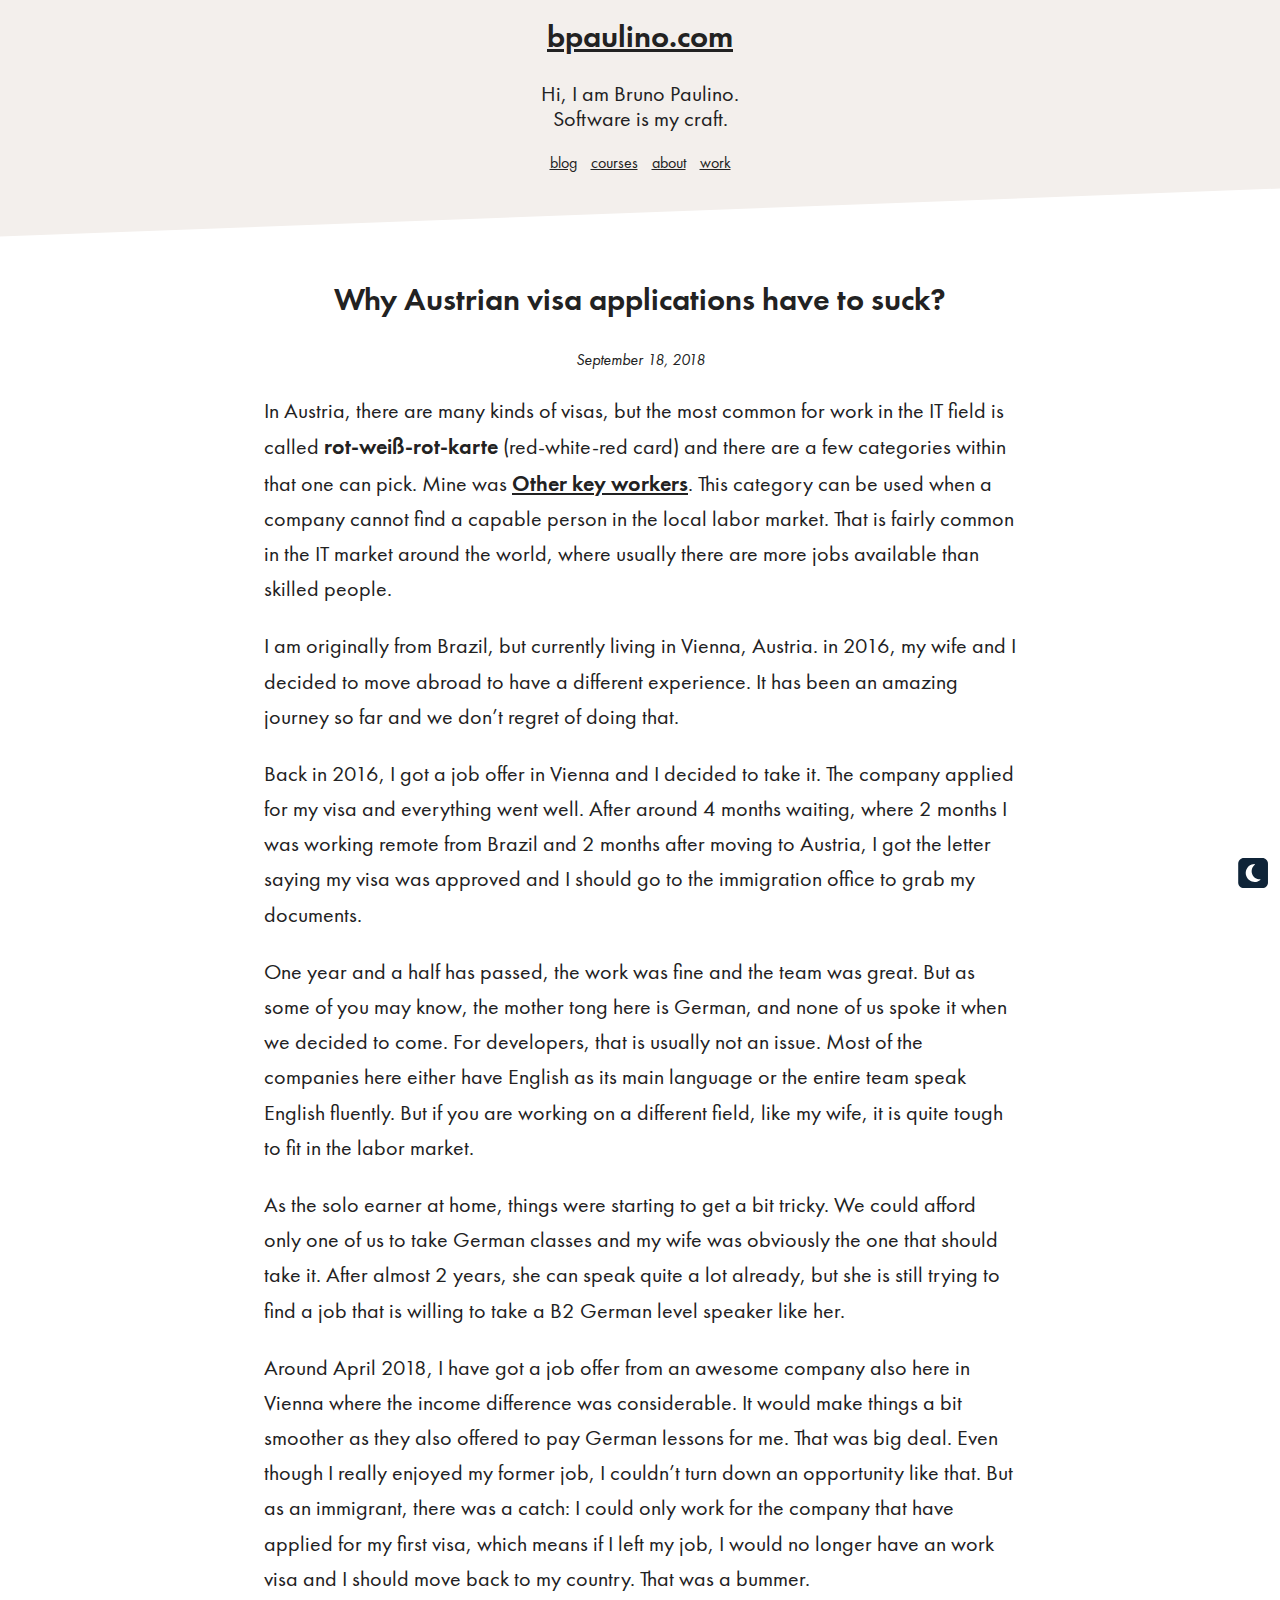
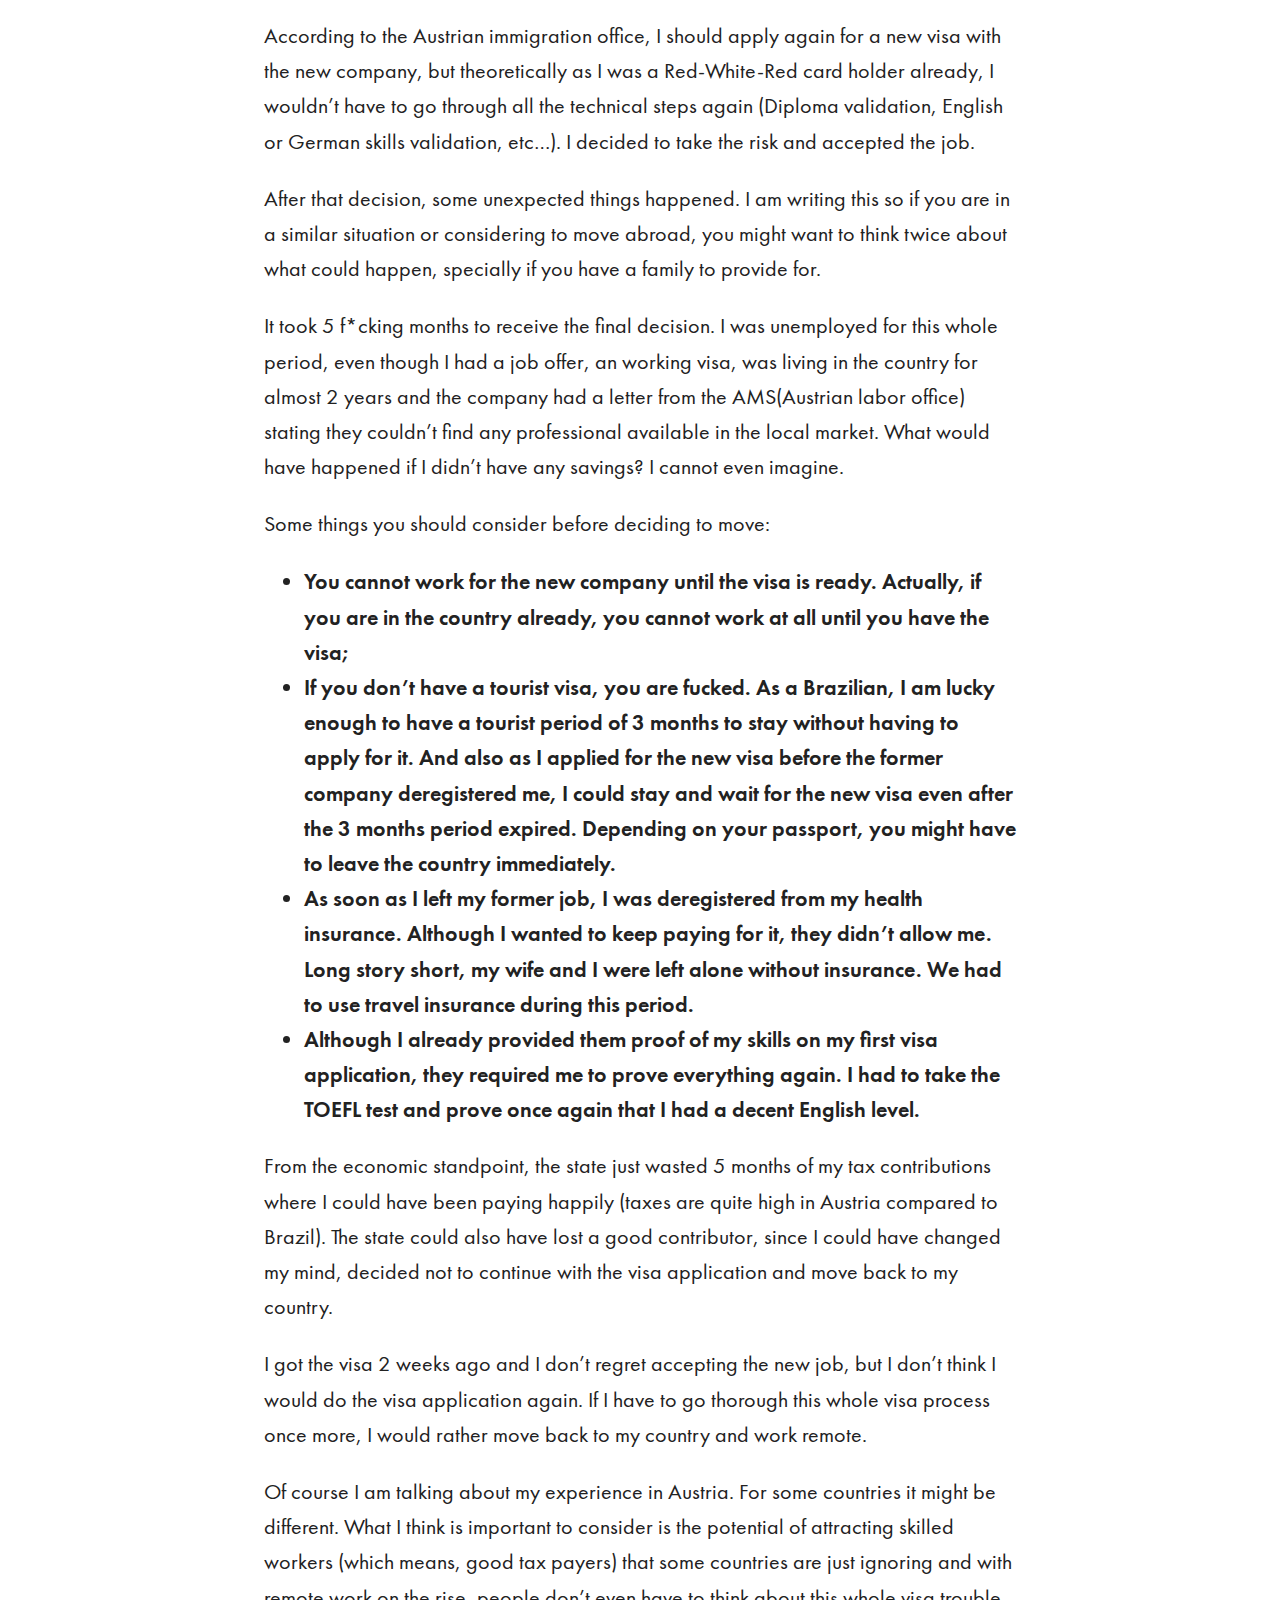
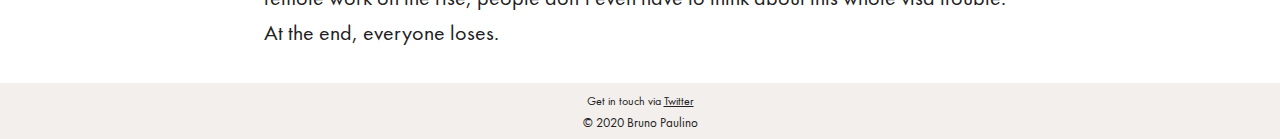
<file: entries/8-why-work-visa-applications-have-to-suck.html>
<!doctype html>
<html>
  <head>
    <meta charset="utf-8">
    <meta name="viewport" content="width=device-width, initial-scale=1, shrink-to-fit=no">
    
    
    
    
    
    
    
    
    <meta name="author" content="Bruno Paulino">
    <meta name="description" content="Visa applications are usually messy, but in Austria... It's complicated.">
    <meta name="keywords" content="visa,work,austria,red-white-red card,IT,expat">
    <meta name="theme-color" content="#21364B">
    <!-- Open Graph tags -->
    <meta property="og:type" content="website" />
    <meta property="og:url" content="https://bpaulino.com/entries/8-why-work-visa-applications-have-to-suck" />
    <meta property="og:title" content="Why Austrian visa applications have to suck?" />
    <meta property="og:description" content="Visa applications are usually messy, but in Austria... It's complicated." />
    <meta property="og:image" content="https://bpaulino.com/assets/images/me.jpg" />

    <!-- twitter card tags additive with the og: tags -->
    <meta name="twitter:card" content="summary">
    <meta name="twitter:domain" value="bpaulino.com" />
    <meta name="twitter:title" value="Why Austrian visa applications have to suck?" />
    <meta name="twitter:description" value="Visa applications are usually messy, but in Austria... It's complicated." />
    <meta name="twitter:image" content="https://bpaulino.com/assets/images/me.jpg" />
    <meta name="twitter:url" value="https://bpaulino.com/entries/8-why-work-visa-applications-have-to-suck" />
    <meta name="twitter:label1" value="Created by" />
    <meta name="twitter:data1" value="Bruno Paulino" />
    <meta name="twitter:label2" value="Twitter" />
    <meta name="twitter:data2" value="@bpaulino0" />
    
    <link rel="shortcut icon" href="/assets/favicon/favicon.ico">
    <link rel="apple-touch-icon" sizes="180x180" href="/assets/favicon/apple-touch-icon.png">
    <link rel="icon" type="image/png" sizes="32x32" href="/assets/favicon/favicon-32x32.png">
    <link rel="icon" type="image/png" sizes="16x16" href="/assets/favicon/favicon-16x16.png">
    <title>Why Austrian visa applications have to suck?</title>
    <link rel="stylesheet" href="/assets/css/styles.css?1577893799">
  </head>
  <body>

    <div role="main" class="main-container">

        <div class="main-header">
    <a href="/">
        <h1>bpaulino.com</h1>
    </a>
    <p>
        Hi, I am Bruno Paulino.<br/>
        Software is my craft.
    </p>
    <nav>
        <a href="/">blog</a>
        <a href="/courses">courses</a>
        <a href="/about">about</a>
        <a href="/work">work</a>
    </nav>
</div>

        <div class="flex-wrapper">
            <div class="max-width-wrapper">
                <div class="entry-container">
    <div class="entry">
        <h1 class="entry-title">Why Austrian visa applications have to suck?</h1>
        <div style="text-align: center; font-style: italic;">September 18, 2018</div>
    	<p>In Austria, there are many kinds of visas, but the most common for work in the IT field is called <strong>rot-weiß-rot-karte</strong> (red-white-red card) and there are a few categories within that one can pick. Mine was <a href="https://www.migration.gv.at/en/types-of-immigration/permanent-immigration/other-key-workers/"><strong>Other key workers</strong></a>. This category can be used when a company cannot find a capable person in the local labor market. That is fairly common in the IT market around the world, where usually there are more jobs available than skilled people.</p>

<p>I am originally from Brazil, but currently living in Vienna, Austria. in 2016, my wife and I decided to move abroad to have a different experience. It has been an amazing journey so far and we don’t regret of doing that.</p>

<p>Back in 2016, I got a job offer in Vienna and I decided to take it. The company applied for my visa and everything went well. After around 4 months waiting, where 2 months I was working remote from Brazil and 2 months after moving to Austria, I got the letter saying my visa was approved and I should go to the immigration office to grab my documents.</p>

<p>One year and a half has passed, the work was fine and the team was great. But as some of you may know, the mother tong here is German, and none of us spoke it when we decided to come. For developers, that is usually not an issue. Most of the companies here either have English as its main language or the entire team speak English fluently. But if you are working on a different field, like my wife, it is quite tough to fit in the labor market.</p>

<p>As the solo earner at home, things were starting to get a bit tricky. We could afford only one of us to take German classes and my wife was obviously the one that should take it. After almost 2 years, she can speak quite a lot already, but she is still trying to find a job that is willing to take a B2 German level speaker like her.</p>

<p>Around April 2018, I have got a job offer from an awesome company also here in Vienna where the income difference was considerable. It would make things a bit smoother as they also offered to pay German lessons for me. That was big deal. Even though I really enjoyed my former job, I couldn’t turn down an opportunity like that. But as an immigrant, there was a catch: I could only work for the company that have applied for my first visa, which means if I left my job, I would no longer have an work visa and I should move back to my country. That was a bummer.</p>

<p>According to the Austrian immigration office, I should apply again for a new visa with the new company, but theoretically as I was a Red-White-Red card holder already, I wouldn’t have to go through all the technical steps again (Diploma validation, English or German skills validation, etc…). I decided to take the risk and accepted the job.</p>

<p>After that decision, some unexpected things happened. I am writing this so if you are in a similar situation or considering to move abroad, you might want to think twice about what could happen, specially if you have a family to provide for.</p>

<p>It took 5 f*cking months to receive the final decision. I was unemployed for this whole period, even though I had a job offer, an working visa, was living in the country for almost 2 years and the company had a letter from the AMS(Austrian labor office) stating they couldn’t find any professional available in the local market. What would have happened if I didn’t have any savings? I cannot even imagine.</p>

<p>Some things you should consider before deciding to move:</p>

<ul>
  <li>You cannot work for the new company until the visa is ready. Actually, if you are in the country already, you cannot work at all until you have the visa;</li>
  <li>If you don’t have a tourist visa, you are fucked. As a Brazilian, I am lucky enough to have a tourist period of 3 months to stay without having to apply for it. And also as I applied for the new visa before the former company deregistered me, I could stay and wait for the new visa even after the 3 months period expired. Depending on your passport, you might have to leave the country immediately.</li>
  <li>As soon as I left my former job, I was deregistered from my health insurance. Although I wanted to keep paying for it, they didn’t allow me. Long story short, my wife and I were left alone without insurance. We had to use travel insurance during this period.</li>
  <li>Although I already provided them proof of my skills on my first visa application, they required me to prove everything again. I had to take the TOEFL test and prove once again that I had a decent English level.</li>
</ul>

<p>From the economic standpoint, the state just wasted 5 months of my tax contributions where I could have been paying happily (taxes are quite high in Austria compared to Brazil). The state could also have lost a good contributor, since I could have changed my mind, decided not to continue with the visa application and move back to my country.</p>

<p>I got the visa 2 weeks ago and I don’t regret accepting the new job, but I don’t think I would do the visa application again. If I have to go thorough this whole visa process once more, I would rather move back to my country and work remote.</p>

<p>Of course I am talking about my experience in Austria. For some countries it might be different. What I think is important to consider is the potential of attracting skilled workers (which means, good tax payers) that some countries are just ignoring and with remote work on the rise, people don’t even have to think about this whole visa trouble. 
At the end, everyone loses.</p>

    </div>
    <script src="/assets/js/prism.js"></script>
    <script>
    	Prism.highlightAll();
    </script>
</div>
            </div>
        </div>

        <footer class="main-footer fixed-bottom">
    <div class="follow-container">
        <p>
            Get in touch via <a href="https://twitter.com/bpaulino0">Twitter</a>
        </p>
        <span>
            © 2020 Bruno Paulino
        </span>
    </div>
</footer>
    </div>

    <!-- Full-screen image presentation -->
    <div class="fullscreen-overlay" style="display: none;">
        <button class="close-overlay">close</button>
    </div>
    <script src="/assets/js/fullscreen-overlay.js"></script>

    <!-- Night/Light mode switch -->
    <div id="theme-switcher" data-moon="/assets/images/moon.svg" data-sun="/assets/images/sun.svg"></div>
    <script src="/assets/js/theme-switcher.js"></script>

    <!-- Google Analytics -->
        <script async src="https://www.googletagmanager.com/gtag/js?id=UA-66025495-5"></script>
        <script>
            if (!window.location.host.indexOf('localhost') !== -1) {
                window.dataLayer = window.dataLayer || [];
                function gtag(){dataLayer.push(arguments);}
                gtag('js', new Date());
                gtag('config', 'UA-66025495-5');
            }
        </script>
  </body>
</html>
</file>
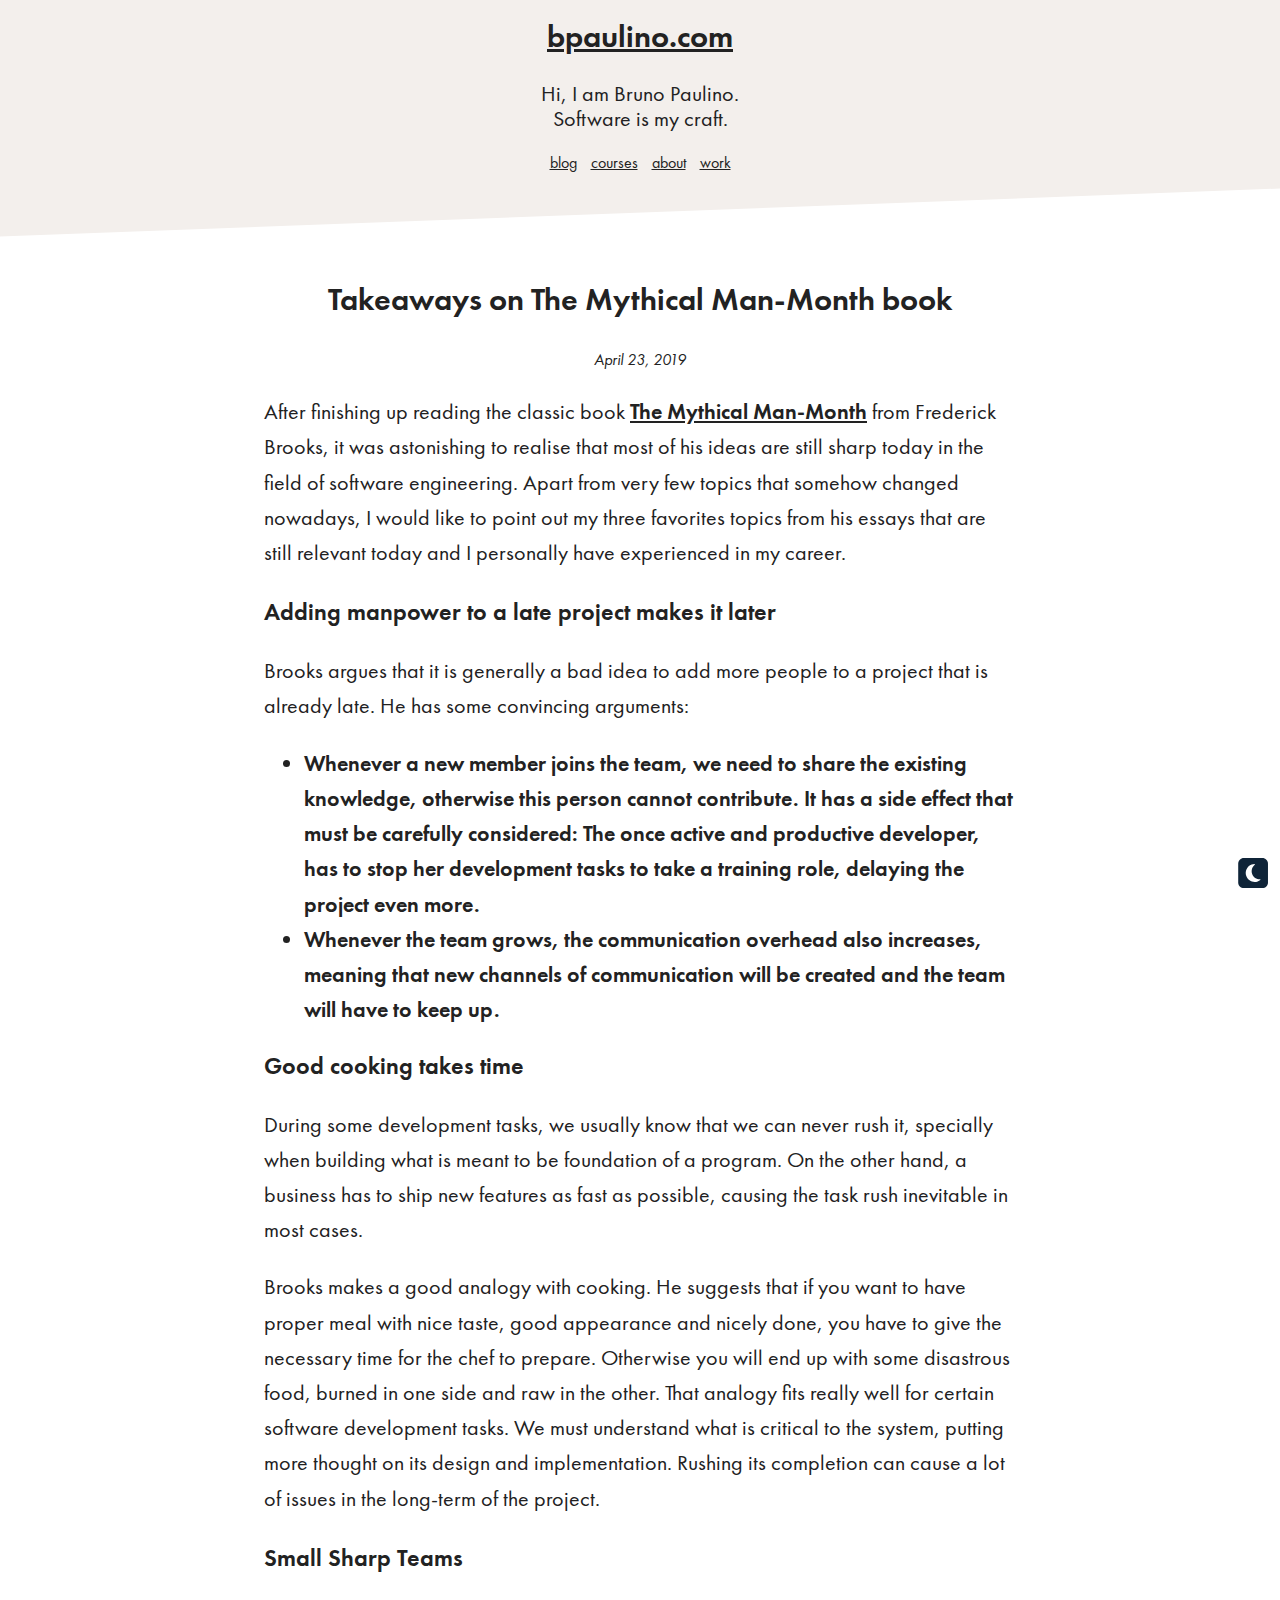
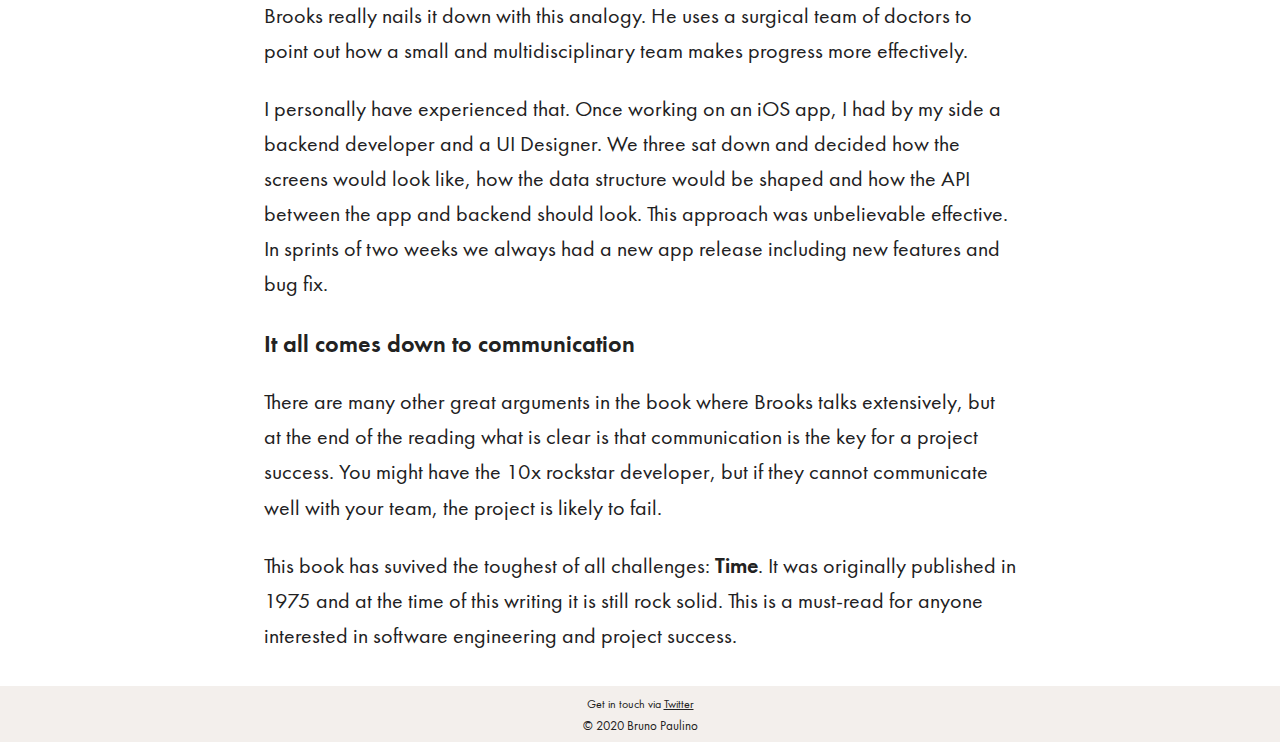
<file: entries/9-mythical-man-month.html>
<!doctype html>
<html>
  <head>
    <meta charset="utf-8">
    <meta name="viewport" content="width=device-width, initial-scale=1, shrink-to-fit=no">
    
    
    
    
    
    
    
    
    <meta name="author" content="Bruno Paulino">
    <meta name="description" content="Important points I would like to point out from Brooks' still up2date famous book.">
    <meta name="keywords" content="mythical man month,book,reading,takeways,learning">
    <meta name="theme-color" content="#21364B">
    <!-- Open Graph tags -->
    <meta property="og:type" content="website" />
    <meta property="og:url" content="https://bpaulino.com/entries/9-mythical-man-month" />
    <meta property="og:title" content="Takeaways on The Mythical Man-Month book" />
    <meta property="og:description" content="Important points I would like to point out from Brooks' still up2date famous book." />
    <meta property="og:image" content="https://bpaulino.com/assets/images/me.jpg" />

    <!-- twitter card tags additive with the og: tags -->
    <meta name="twitter:card" content="summary">
    <meta name="twitter:domain" value="bpaulino.com" />
    <meta name="twitter:title" value="Takeaways on The Mythical Man-Month book" />
    <meta name="twitter:description" value="Important points I would like to point out from Brooks' still up2date famous book." />
    <meta name="twitter:image" content="https://bpaulino.com/assets/images/me.jpg" />
    <meta name="twitter:url" value="https://bpaulino.com/entries/9-mythical-man-month" />
    <meta name="twitter:label1" value="Created by" />
    <meta name="twitter:data1" value="Bruno Paulino" />
    <meta name="twitter:label2" value="Twitter" />
    <meta name="twitter:data2" value="@bpaulino0" />
    
    <link rel="shortcut icon" href="/assets/favicon/favicon.ico">
    <link rel="apple-touch-icon" sizes="180x180" href="/assets/favicon/apple-touch-icon.png">
    <link rel="icon" type="image/png" sizes="32x32" href="/assets/favicon/favicon-32x32.png">
    <link rel="icon" type="image/png" sizes="16x16" href="/assets/favicon/favicon-16x16.png">
    <title>Takeaways on The Mythical Man-Month book</title>
    <link rel="stylesheet" href="/assets/css/styles.css?1577893799">
  </head>
  <body>

    <div role="main" class="main-container">

        <div class="main-header">
    <a href="/">
        <h1>bpaulino.com</h1>
    </a>
    <p>
        Hi, I am Bruno Paulino.<br/>
        Software is my craft.
    </p>
    <nav>
        <a href="/">blog</a>
        <a href="/courses">courses</a>
        <a href="/about">about</a>
        <a href="/work">work</a>
    </nav>
</div>

        <div class="flex-wrapper">
            <div class="max-width-wrapper">
                <div class="entry-container">
    <div class="entry">
        <h1 class="entry-title">Takeaways on The Mythical Man-Month book</h1>
        <div style="text-align: center; font-style: italic;">April 23, 2019</div>
    	<p>After finishing up reading the classic book <strong><a href="https://en.wikipedia.org/wiki/The_Mythical_Man-Month">The Mythical Man-Month</a></strong> from Frederick Brooks, it was astonishing to realise that most of his ideas are still sharp today in the field of software engineering. Apart from very few topics that somehow changed nowadays, I would like to point out my three favorites topics from his essays that are still relevant today and I personally have experienced in my career.</p>

<h2 id="adding-manpower-to-a-late-project-makes-it-later">Adding manpower to a late project makes it later</h2>

<p>Brooks argues that it is generally a bad idea to add more people to a project that is already late. He has some convincing arguments:</p>
<ul>
  <li>Whenever a new member joins the team, we need to share the existing knowledge, otherwise this person cannot contribute. It has a side effect that must be carefully considered: The once active and productive developer, has to stop her development tasks to take a training role, delaying the project even more.</li>
  <li>Whenever the team grows, the communication overhead also increases, meaning that new channels of communication will be created and the team will have to keep up.</li>
</ul>

<h2 id="good-cooking-takes-time">Good cooking takes time</h2>

<p>During some development tasks, we usually know that we can never rush it, specially when building what is meant to be foundation of a program. On the other hand, a business has to ship new features as fast as possible, causing the task rush inevitable in most cases.</p>

<p>Brooks makes a good analogy with cooking. He suggests that if you want to have proper meal with nice taste, good appearance and nicely done, you have to give the necessary time for the chef to prepare. Otherwise you will end up with some disastrous food, burned in one side and raw in the other. That analogy fits really well for certain software development tasks. We must understand what is critical to the system, putting more thought on its design and implementation. Rushing its completion can cause a lot of issues in the long-term of the project.</p>

<h2 id="small-sharp-teams">Small Sharp Teams</h2>

<p>Brooks really nails it down with this analogy. He uses a surgical team of doctors to point out how a small and multidisciplinary team makes progress more effectively.</p>

<p>I personally have experienced that. Once working on an iOS app, I had by my side a backend developer and a UI Designer. We three sat down and decided how the screens would look like, how the data structure would be shaped and how the API between the app and backend should look. This approach was unbelievable effective. In sprints of two weeks we always had a new app release including new features and bug fix.</p>

<h2 id="it-all-comes-down-to-communication">It all comes down to communication</h2>

<p>There are many other great arguments in the book where Brooks talks extensively, but at the end of the reading what is clear is that communication is the key for a project success. You might have the 10x rockstar developer, but if they cannot communicate well with your team, the project is likely to fail.</p>

<p>This book has suvived the toughest of all challenges: <strong>Time</strong>. It was originally published in 1975 and at the time of this writing it is still rock solid. This is a must-read for anyone interested in software engineering and project success.</p>

    </div>
    <script src="/assets/js/prism.js"></script>
    <script>
    	Prism.highlightAll();
    </script>
</div>
            </div>
        </div>

        <footer class="main-footer fixed-bottom">
    <div class="follow-container">
        <p>
            Get in touch via <a href="https://twitter.com/bpaulino0">Twitter</a>
        </p>
        <span>
            © 2020 Bruno Paulino
        </span>
    </div>
</footer>
    </div>

    <!-- Full-screen image presentation -->
    <div class="fullscreen-overlay" style="display: none;">
        <button class="close-overlay">close</button>
    </div>
    <script src="/assets/js/fullscreen-overlay.js"></script>

    <!-- Night/Light mode switch -->
    <div id="theme-switcher" data-moon="/assets/images/moon.svg" data-sun="/assets/images/sun.svg"></div>
    <script src="/assets/js/theme-switcher.js"></script>

    <!-- Google Analytics -->
        <script async src="https://www.googletagmanager.com/gtag/js?id=UA-66025495-5"></script>
        <script>
            if (!window.location.host.indexOf('localhost') !== -1) {
                window.dataLayer = window.dataLayer || [];
                function gtag(){dataLayer.push(arguments);}
                gtag('js', new Date());
                gtag('config', 'UA-66025495-5');
            }
        </script>
  </body>
</html>
</file>
<file: assets/css/styles.css>
@font-face { font-family: Futura PT; font-display: swap; src: url("/assets/fonts/futura-pt-normal.woff2") format("woff2"), url("/assets/fonts/futura-pt-normal.woff") format("woff"), url("/assets/fonts/futura-pt-normal.ttf") format("truetype"); font-weight: 400; font-style: normal; }

@font-face { font-family: Futura PT; font-display: swap; src: url("/assets/fonts/futura-pt-italic.woff2") format("woff2"), url("/assets/fonts/futura-pt-italic.woff") format("woff"), url("/assets/fonts/futura-pt-italic.ttf") format("truetype"); font-weight: 400; font-style: italic; }

@font-face { font-family: Futura PT; font-display: swap; src: url("/assets/fonts/futura-pt-normal-700.woff2") format("woff2"), url("/assets/fonts/futura-pt-normal-700.woff") format("woff"), url("/assets/fonts/futura-pt-normal-700.ttf") format("truetype"); font-weight: 700; font-style: normal; }

@font-face { font-family: Futura PT; font-display: swap; src: url("/assets/fonts/futura-pt-italic-700.woff2") format("woff2"), url("/assets/fonts/futura-pt-italic-700.woff") format("woff"), url("/assets/fonts/futura-pt-italic-700.ttf") format("truetype"); font-weight: 700; font-style: italic; }

/*! normalize.css v8.0.0 | MIT License | github.com/necolas/normalize.css */
/* Document ========================================================================== */
/** 1. Correct the line height in all browsers. 2. Prevent adjustments of font size after orientation changes in iOS. */
html { line-height: 1.15; /* 1 */ -webkit-text-size-adjust: 100%; /* 2 */ }

/* Sections ========================================================================== */
/** Remove the margin in all browsers. */
body { margin: 0; }

/** Correct the font size and margin on `h1` elements within `section` and `article` contexts in Chrome, Firefox, and Safari. */
h1 { font-size: 2em; margin: 0.67em 0; }

/* Grouping content ========================================================================== */
/** 1. Add the correct box sizing in Firefox. 2. Show the overflow in Edge and IE. */
hr { box-sizing: content-box; /* 1 */ height: 0; /* 1 */ overflow: visible; /* 2 */ }

/** 1. Correct the inheritance and scaling of font size in all browsers. 2. Correct the odd `em` font sizing in all browsers. */
pre { font-family: monospace, monospace; /* 1 */ font-size: 1em; /* 2 */ }

/* Text-level semantics ========================================================================== */
/** Remove the gray background on active links in IE 10. */
a { background-color: transparent; }

/** 1. Remove the bottom border in Chrome 57- 2. Add the correct text decoration in Chrome, Edge, IE, Opera, and Safari. */
abbr[title] { border-bottom: none; /* 1 */ text-decoration: underline; /* 2 */ text-decoration: underline dotted; /* 2 */ }

/** Add the correct font weight in Chrome, Edge, and Safari. */
b, strong { font-weight: bolder; }

/** 1. Correct the inheritance and scaling of font size in all browsers. 2. Correct the odd `em` font sizing in all browsers. */
code, kbd, samp { font-family: monospace, monospace; /* 1 */ font-size: 1em; /* 2 */ }

/** Add the correct font size in all browsers. */
small { font-size: 80%; }

/** Prevent `sub` and `sup` elements from affecting the line height in all browsers. */
sub, sup { font-size: 75%; line-height: 0; position: relative; vertical-align: baseline; }

sub { bottom: -0.25em; }

sup { top: -0.5em; }

/* Embedded content ========================================================================== */
/** Remove the border on images inside links in IE 10. */
img { border-style: none; }

/* Forms ========================================================================== */
/** 1. Change the font styles in all browsers. 2. Remove the margin in Firefox and Safari. */
button, input, optgroup, select, textarea { font-family: inherit; /* 1 */ font-size: 100%; /* 1 */ line-height: 1.15; /* 1 */ margin: 0; /* 2 */ }

/** Show the overflow in IE. 1. Show the overflow in Edge. */
button, input { /* 1 */ overflow: visible; }

/** Remove the inheritance of text transform in Edge, Firefox, and IE. 1. Remove the inheritance of text transform in Firefox. */
button, select { /* 1 */ text-transform: none; }

/** Correct the inability to style clickable types in iOS and Safari. */
button, [type="button"], [type="reset"], [type="submit"] { -webkit-appearance: button; }

/** Remove the inner border and padding in Firefox. */
button::-moz-focus-inner, [type="button"]::-moz-focus-inner, [type="reset"]::-moz-focus-inner, [type="submit"]::-moz-focus-inner { border-style: none; padding: 0; }

/** Restore the focus styles unset by the previous rule. */
button:-moz-focusring, [type="button"]:-moz-focusring, [type="reset"]:-moz-focusring, [type="submit"]:-moz-focusring { outline: 1px dotted ButtonText; }

/** Correct the padding in Firefox. */
fieldset { padding: 0.35em 0.75em 0.625em; }

/** 1. Correct the text wrapping in Edge and IE. 2. Correct the color inheritance from `fieldset` elements in IE. 3. Remove the padding so developers are not caught out when they zero out `fieldset` elements in all browsers. */
legend { box-sizing: border-box; /* 1 */ color: inherit; /* 2 */ display: table; /* 1 */ max-width: 100%; /* 1 */ padding: 0; /* 3 */ white-space: normal; /* 1 */ }

/** Add the correct vertical alignment in Chrome, Firefox, and Opera. */
progress { vertical-align: baseline; }

/** Remove the default vertical scrollbar in IE 10+. */
textarea { overflow: auto; }

/** 1. Add the correct box sizing in IE 10. 2. Remove the padding in IE 10. */
[type="checkbox"], [type="radio"] { box-sizing: border-box; /* 1 */ padding: 0; /* 2 */ }

/** Correct the cursor style of increment and decrement buttons in Chrome. */
[type="number"]::-webkit-inner-spin-button, [type="number"]::-webkit-outer-spin-button { height: auto; }

/** 1. Correct the odd appearance in Chrome and Safari. 2. Correct the outline style in Safari. */
[type="search"] { -webkit-appearance: textfield; /* 1 */ outline-offset: -2px; /* 2 */ }

/** Remove the inner padding in Chrome and Safari on macOS. */
[type="search"]::-webkit-search-decoration { -webkit-appearance: none; }

/** 1. Correct the inability to style clickable types in iOS and Safari. 2. Change font properties to `inherit` in Safari. */
::-webkit-file-upload-button { -webkit-appearance: button; /* 1 */ font: inherit; /* 2 */ }

/* Interactive ========================================================================== */
/* Add the correct display in Edge, IE 10+, and Firefox. */
details { display: block; }

/* Add the correct display in all browsers. */
summary { display: list-item; }

/* Misc ========================================================================== */
/** Add the correct display in IE 10+. */
template { display: none; }

/** Add the correct display in IE 10. */
[hidden] { display: none; }

/* PrismJS 1.17.1
https://prismjs.com/download.html#themes=prism-okaidia&languages=[base64]&plugins=line-numbers */
/** okaidia theme for JavaScript, CSS and HTML Loosely based on Monokai textmate theme by http://www.monokai.nl/ @author ocodia */
code[class*="language-"], pre[class*="language-"] { color: #f8f8f2; background: none; text-shadow: 0 1px rgba(0, 0, 0, 0.3); font-family: Consolas, Monaco, 'Andale Mono', 'Ubuntu Mono', monospace; font-size: 1em; text-align: left; white-space: pre; word-spacing: normal; word-break: normal; word-wrap: normal; line-height: 1.5; -moz-tab-size: 4; -o-tab-size: 4; tab-size: 4; -webkit-hyphens: none; -moz-hyphens: none; -ms-hyphens: none; hyphens: none; }

/* Code blocks */
pre[class*="language-"] { padding: 1em; margin: .5em 0; overflow: auto; border-radius: 0.3em; }

:not(pre) > code[class*="language-"], pre[class*="language-"] { background: #272822; }

/* Inline code */
:not(pre) > code[class*="language-"] { padding: .1em; border-radius: .3em; white-space: normal; }

.token.comment, .token.prolog, .token.doctype, .token.cdata { color: slategray; }

.token.punctuation { color: #f8f8f2; }

.namespace { opacity: .7; }

.token.property, .token.tag, .token.constant, .token.symbol, .token.deleted { color: #f92672; }

.token.boolean, .token.number { color: #ae81ff; }

.token.selector, .token.attr-name, .token.string, .token.char, .token.builtin, .token.inserted { color: #a6e22e; }

.token.operator, .token.entity, .token.url, .language-css .token.string, .style .token.string, .token.variable { color: #f8f8f2; }

.token.atrule, .token.attr-value, .token.function, .token.class-name { color: #e6db74; }

.token.keyword { color: #66d9ef; }

.token.regex, .token.important { color: #fd971f; }

.token.important, .token.bold { font-weight: bold; }

.token.italic { font-style: italic; }

.token.entity { cursor: help; }

pre[class*="language-"].line-numbers { position: relative; padding-left: 3.8em; counter-reset: linenumber; }

pre[class*="language-"].line-numbers > code { position: relative; white-space: inherit; }

.line-numbers .line-numbers-rows { position: absolute; pointer-events: none; top: 0; font-size: 100%; left: -3.8em; width: 3em; /* works for line-numbers below 1000 lines */ letter-spacing: -1px; border-right: 1px solid #999; -webkit-user-select: none; -moz-user-select: none; -ms-user-select: none; user-select: none; }

.line-numbers-rows > span { pointer-events: none; display: block; counter-increment: linenumber; }

.line-numbers-rows > span:before { content: counter(linenumber); color: #999; display: block; padding-right: 0.8em; text-align: right; }

h1 { font-size: 32px; font-weight: bold; }

p { font-weight: normal; }

a { color: #CCCCCC; }

/** screens >= 600px in width */
@media screen and (min-width: 600px) { p { font-size: 22px; }
  ul li { font-size: 22px; font-weight: bold; } }

/** screens <= 599px in width */
@media screen and (max-width: 599px) { p { font-size: 19px; }
  ul li { font-size: 19px; font-weight: bold; } }

input { -webkit-box-sizing: border-box; -moz-box-sizing: border-box; box-sizing: border-box; border: none; border-radius: 3px; background-color: white; display: block; height: 30px; padding-left: 5px; }

.main-header { background-color: #20364C; -webkit-clip-path: polygon(0 0, 100% 0, 100% calc(100% - 3rem), 0 100%); clip-path: polygon(0 0, 100% 0, 100% calc(100% - 3rem), 0 100%); text-align: center; padding-bottom: 64px; }

.main-header h1 { margin: 0; }

.main-header p { margin-top: 8px; }

.main-header a { margin-left: 5px; margin-right: 5px; }

.main-footer { text-align: center; background-color: #20364C; position: absolute; bottom: 0; width: 100%; }

.main-footer .subscribe-container { padding-top: 8px; display: flex; flex-direction: column; justify-content: center; align-items: center; }

.main-footer .subscribe-container .subscribe-btn { background-color: rgba(0, 0, 0, 0); border: none; text-decoration: underline; }

.main-footer .subscribe-container .subscribe-btn:hover { cursor: pointer; }

.main-footer .subscribe-container .subscribe-btn:disabled { color: #999; }

.main-footer .subscribe-container input { width: 100%; margin: auto; }

.main-footer .subscribe-container input[type=email] { margin-top: 8px; }

.main-footer .subscribe-container input[type=submit] { margin-top: 4px; }

.main-footer .follow-container { left: 0; right: 0; bottom: 0; padding-bottom: 8px; }

.main-footer .follow-container p { font-size: 12px; margin-bottom: 4px; }

.main-footer .follow-container p a { font-size: 12px; }

.main-footer span { font-size: 13px; }

.main-footer .subscribe-confirmation-container { position: fixed; left: 16px; bottom: 16px; width: 200px; height: 200px; padding: 8px; background-color: #fff; color: #333; display: flex; flex-direction: column; align-items: center; justify-content: center; transition: all 0.3s; }

.main-footer .subscribe-confirmation-container a { color: #333; }

.main-footer .hidden { display: none; }

.fullscreen-overlay { position: fixed; top: 0; left: 0; right: 0; bottom: 0; background-color: rgba(0, 0, 0, 0.8); display: flex; flex-direction: column; align-content: center; justify-content: center; }

.fullscreen-overlay .close-overlay { position: absolute; top: 10px; right: 10px; width: 44px; height: 44px; z-index: 3; font-size: 0; background-color: unset; border: none; }

.fullscreen-overlay .close-overlay:hover { opacity: 1; cursor: pointer; }

.fullscreen-overlay .close-overlay:before, .fullscreen-overlay .close-overlay:after { position: absolute; left: 21px; content: ' '; height: 33px; width: 2px; top: 6px; background-color: white; }

.fullscreen-overlay .close-overlay:before { transform: rotate(45deg); }

.fullscreen-overlay .close-overlay:after { transform: rotate(-45deg); }

.fullscreen-overlay .overlay-image { max-width: 90vw; max-height: 90vh; height: auto; width: auto; margin: auto; }

.entries-container { width: 100%; height: 100%; display: flex; flex-direction: column; align-items: center; }

.entries-center-wrapper { max-width: 600px; width: 100%; display: flex; flex-direction: column; align-items: center; padding: 0 8px 32px 8px; }

.entries-center-wrapper .entry-item { margin-top: 32px; width: 100%; }

.entries-center-wrapper .entry-item h2 { font-weight: bold; margin-top: 4px; margin-bottom: 4px; }

.entries-center-wrapper .entry-item .publish-date { display: block; font-size: 14px; }

.entry-container .entry-title { text-align: center; font-weight: 900; }

.entry-container .entry { width: 100%; padding: 16px; text-align: left; box-sizing: border-box; line-height: 1.6; }

.entry-container .legend-center { display: block; text-align: center; width: 100%; }

.entry-container a { color: #fff; }

.entry-container img { max-width: 100%; display: block; margin: auto auto; }

* { box-sizing: border-box; }

*:before, *:after { box-sizing: border-box; }

html, body { font-family: 'Futura PT',-apple-system,'BlinkMacSystemFont','Segoe UI','Roboto','Oxygen','Ubuntu','Cantarell','Fira Sans','Droid Sans','Helvetica Neue','Arial',sans-serif; background-color: #0F2438; color: #CCCCCC; position: relative; height: 100%; }

html input[type=submit], body input[type=submit] { color: #CCCCCC; }

.main-container { min-height: 100vh; overflow: hidden; display: block; position: relative; }

.flex-wrapper { width: 100%; height: 100%; display: flex; flex-direction: column; align-items: center; }

.max-width-wrapper { max-width: 800px; width: 100%; display: flex; flex-direction: column; padding: 0 8px 50px 8px; }

.max-width-wrapper img:hover { cursor: pointer; }

.flex-center { display: flex; flex-direction: column; align-items: center; }

#theme-switcher { position: fixed; bottom: 12px; right: 12px; width: 30px; height: 30px; background-image: url("/assets/images/moon.svg"); background-position: center; background-repeat: no-repeat; transition: all 0.4s; }

#theme-switcher:hover { cursor: pointer; }

.light-mode { transition: all 0.5s; background-color: #fff !important; }

.light-mode body { background-color: #fff !important; color: #222222 !important; }

.light-mode a { color: #222222; }

.light-mode input[type=submit] { color: #222222; }

.light-mode .main-header { background-color: #F3EFEC; }

.light-mode .main-footer { background-color: #F3EFEC; }

.about-me p { margin: 8px 0 8px 0; width: 100%; text-align: center; }

.me { width: 150px; height: 150px; border-radius: 75px; }

.work h1 { margin-top: 30px; text-align: left; }

.job-item img { display: block; width: 100%; max-width: 500px; margin: auto; border-radius: 4px; }

.job-item:last-child { margin-bottom: 50px; }

.not-found { text-align: center; margin: 32px 8px 32px 8px; min-height: 300px; display: flex; flex-direction: column; align-items: center; justify-content: center; }

.courses { padding-bottom: 30px; }

.highlighter-rouge { font-size: 16px; }

/*# sourceMappingURL=styles.css.map */
</file>
